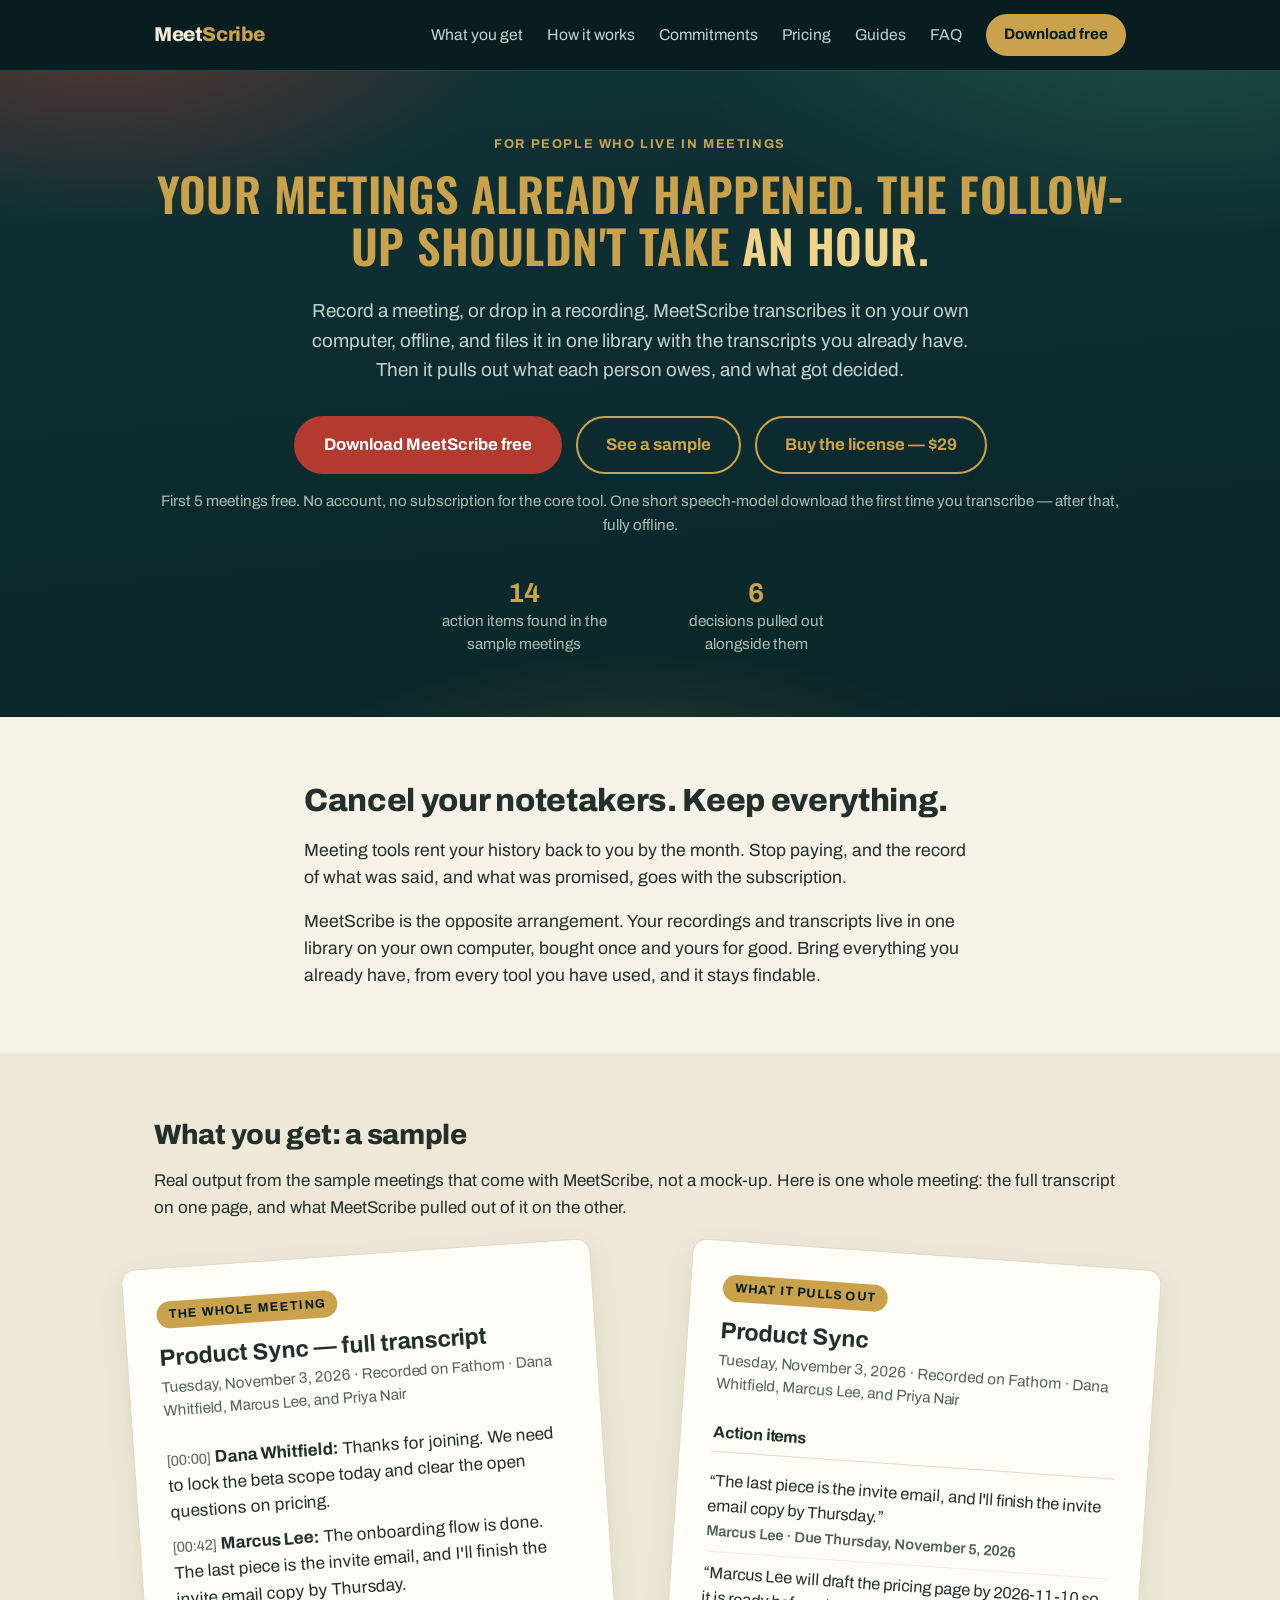
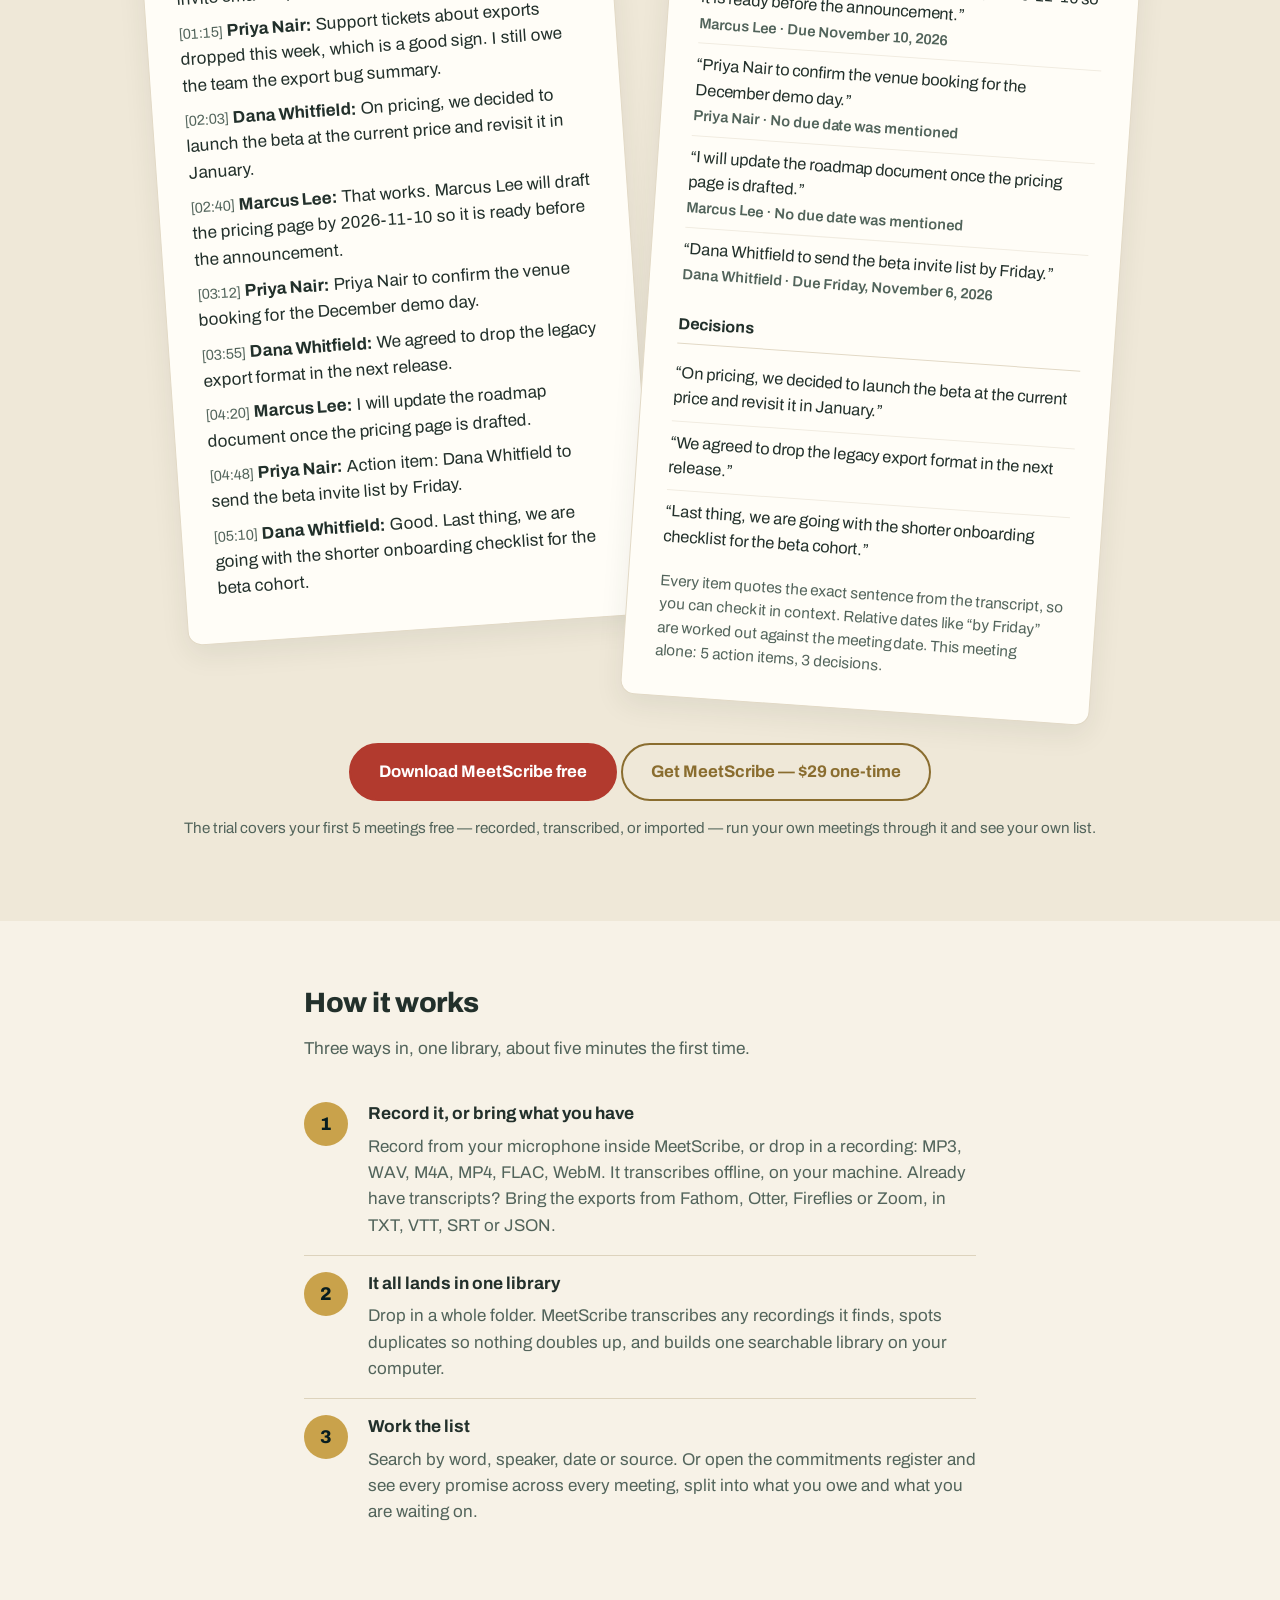
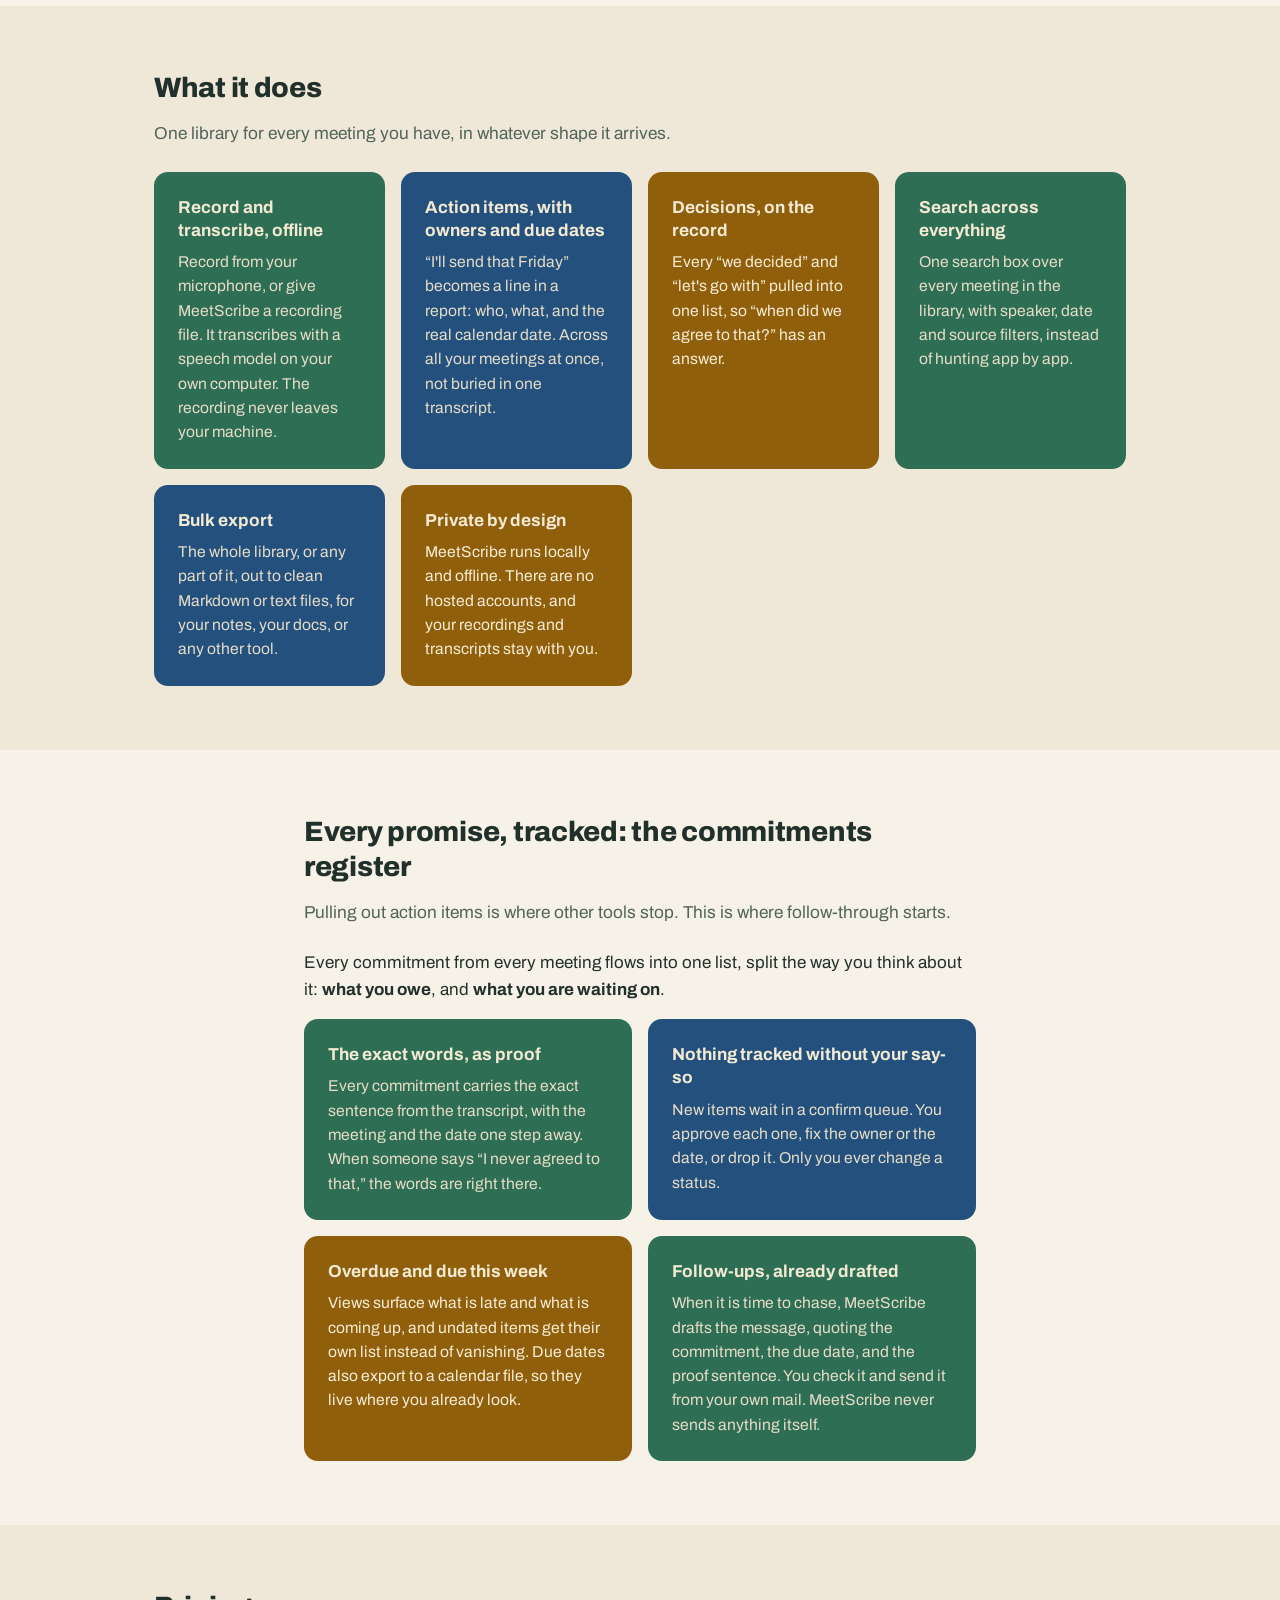
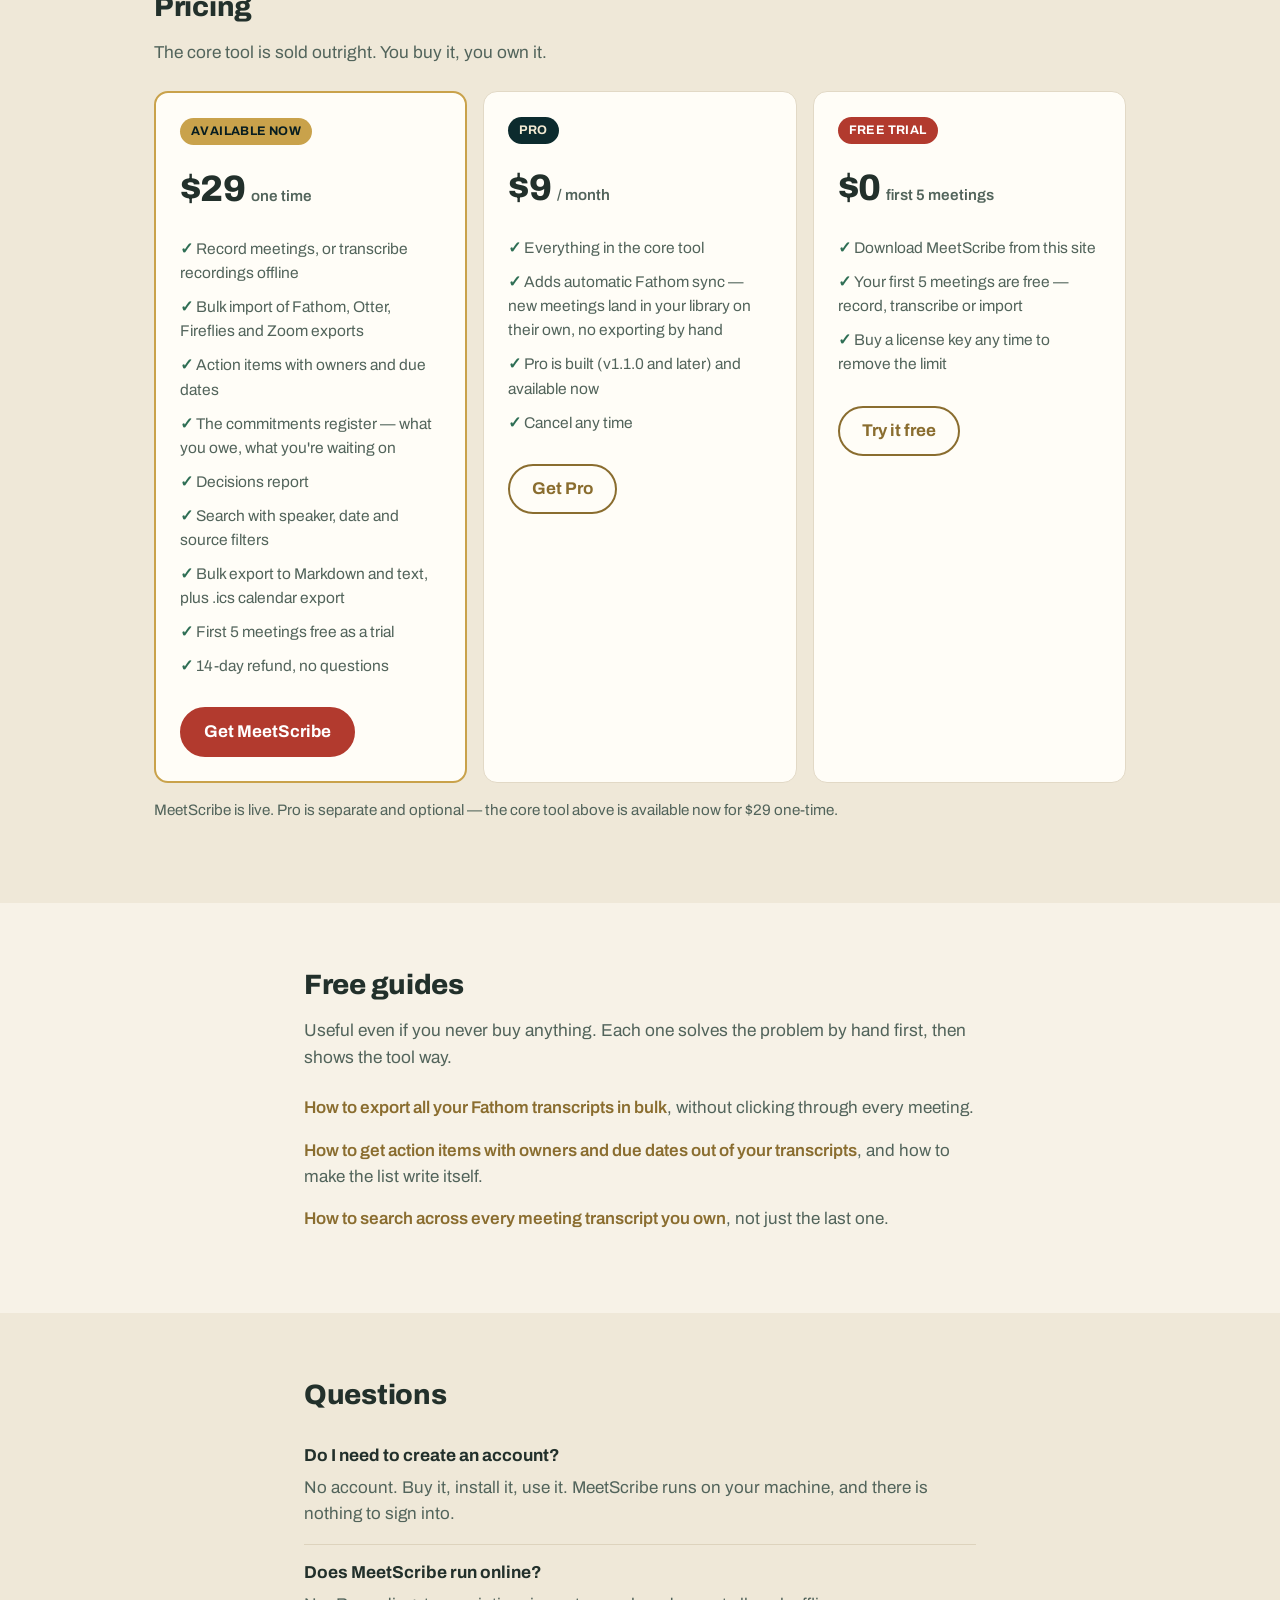
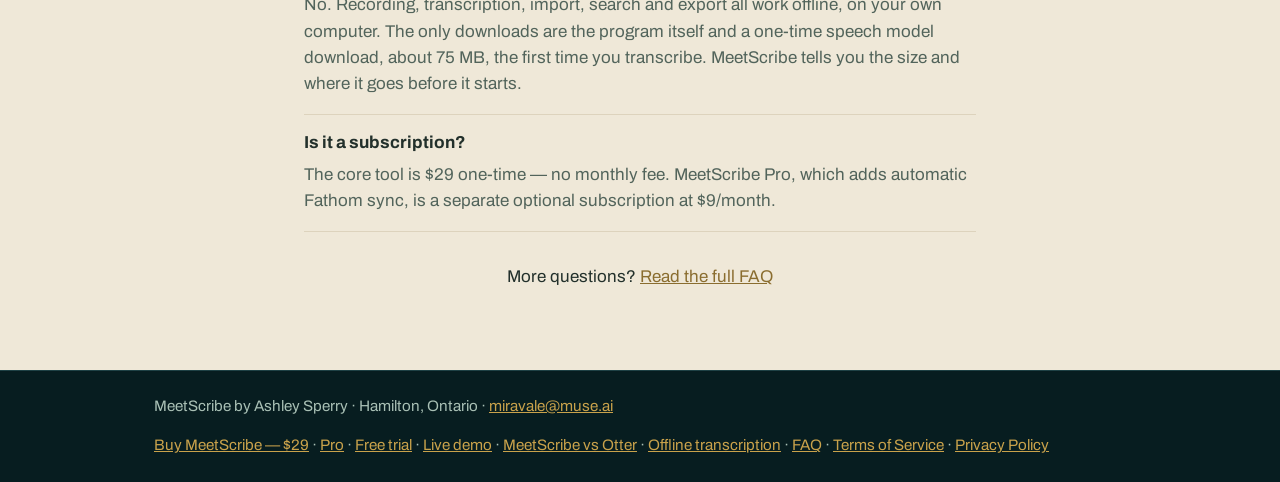
<file: index.html>
<!DOCTYPE html>
<html lang="en">
<head>
<meta charset="UTF-8">
<meta name="viewport" content="width=device-width, initial-scale=1.0">
<title>MeetScribe — Record, transcribe, and keep every promise your meetings make</title>
<meta name="description" content="MeetScribe records meetings or transcribes your recordings offline on your own computer. One library for your recordings and your Fathom, Otter, Fireflies and Zoom transcripts, with every commitment tracked and the exact words as proof. $29 one time.">
<link rel="canonical" href="https://meetscribe.ca/">
<meta property="og:type" content="website">
<meta property="og:site_name" content="MeetScribe">
<meta property="og:title" content="MeetScribe — Record, transcribe, and keep every promise your meetings make">
<meta property="og:description" content="Offline meeting transcription on your own computer. One library you own, every commitment tracked with the exact words as proof. $29 one time.">
<meta property="og:url" content="https://meetscribe.ca/">
<meta property="og:image" content="https://meetscribe.ca/shot-library.jpg">
<meta name="twitter:card" content="summary_large_image">
<meta name="twitter:title" content="MeetScribe — Record, transcribe, and keep every promise your meetings make">
<meta name="twitter:description" content="Offline meeting transcription on your own computer. One library you own, every commitment tracked. $29 one time.">
<meta name="twitter:image" content="https://meetscribe.ca/shot-library.jpg">
<script type="application/ld+json">
{
  "@context": "https://schema.org",
  "@type": "SoftwareApplication",
  "name": "MeetScribe",
  "url": "https://meetscribe.ca/",
  "applicationCategory": "BusinessApplication",
  "description": "MeetScribe records meetings or transcribes your recordings offline on your own computer, keeps them in one library you own alongside your Fathom, Otter, Fireflies and Zoom transcripts, and tracks every commitment with the exact words as proof.",
  "author": { "@type": "Person", "name": "Ashley Sperry" },
  "offers": {
    "@type": "Offer",
    "price": "29",
    "priceCurrency": "USD",
    "url": "https://meetscribe.ca/"
  }
}
</script>
<link rel="preconnect" href="https://fonts.googleapis.com">
<link rel="preconnect" href="https://fonts.gstatic.com" crossorigin>
<link href="https://fonts.googleapis.com/css2?family=Archivo:wght@400;600;700;800&family=Oswald:wght@500;600&display=swap" rel="stylesheet">
<link rel="icon" type="image/svg+xml" href="favicon.svg">
<link rel="stylesheet" href="styles.css">
</head>
<body>
<a class="skip-link" href="#top">Skip to content</a>

<header class="site-header">
  <div class="wrap header-inner">
    <a class="logo" href="#top">Meet<span>Scribe</span></a>
    <nav class="nav">
      <a href="#sample">What you get</a>
      <a href="#how">How it works</a>
      <a href="#commitments">Commitments</a>
      <a href="#pricing">Pricing</a>
      <a href="#guides">Guides</a>
      <a href="faq.html">FAQ</a>
    </nav>
    <a class="btn btn-small" href="download.html">Download free</a>
  </div>
</header>

<main id="top">

  <!-- HERO -->
  <section class="hero">
    <div class="wrap">
      <p class="kicker">For people who live in meetings</p>
      <h1>Your meetings already happened. The follow-up shouldn't take <em>an hour.</em></h1>
      <p class="lead">Record a meeting, or drop in a recording. MeetScribe transcribes it on your own computer, offline, and files it in one library with the transcripts you already have. Then it pulls out what each person owes, and what got decided.</p>
      <div class="hero-actions">
        <a class="btn btn-large" href="download.html">Download MeetScribe free</a>
        <a class="btn btn-ghost btn-large" href="#sample">See a sample</a>
        <a class="btn btn-ghost btn-large" href="https://buy.stripe.com/28EeVc8pw60i9VVeSAaR206">Buy the license — $29</a>
      </div>
      <p class="hero-note">First 5 meetings free. No account, no subscription for the core tool. One short speech-model download the first time you transcribe — after that, fully offline.</p>

      <div class="proof">
        <div><b>14</b>action items found in the sample meetings</div>
        <div><b>6</b>decisions pulled out alongside them</div>
      </div>
    </div>
  </section>

  <!-- WEDGE -->
  <section class="section wedge">
    <div class="wrap narrow">
      <h2>Cancel your notetakers. Keep everything.</h2>
      <p>Meeting tools rent your history back to you by the month. Stop paying, and the record of what was said, and what was promised, goes with the subscription.</p>
      <p>MeetScribe is the opposite arrangement. Your recordings and transcripts live in one library on your own computer, bought once and yours for good. Bring everything you already have, from every tool you have used, and it stays findable.</p>
    </div>
  </section>

  <!-- SAMPLE -->
  <section class="section section-alt" id="sample">
    <div class="wrap">
      <h2>What you get: a sample</h2>
      <p>Real output from the sample meetings that come with MeetScribe, not a mock-up. Here is one whole meeting: the full transcript on one page, and what MeetScribe pulled out of it on the other.</p>

      <div class="papers">
      <article class="sample-doc paper paper-left">
        <p class="sample-label">The whole meeting</p>
        <h3>Product Sync — full transcript</h3>
        <p class="sample-meta">Tuesday, November 3, 2026 · Recorded on Fathom · Dana Whitfield, Marcus Lee, and Priya Nair</p>
        <p class="turn"><span class="ts">[00:00]</span> <strong>Dana Whitfield:</strong> Thanks for joining. We need to lock the beta scope today and clear the open questions on pricing.</p>
        <p class="turn"><span class="ts">[00:42]</span> <strong>Marcus Lee:</strong> The onboarding flow is done. The last piece is the invite email, and I'll finish the invite email copy by Thursday.</p>
        <p class="turn"><span class="ts">[01:15]</span> <strong>Priya Nair:</strong> Support tickets about exports dropped this week, which is a good sign. I still owe the team the export bug summary.</p>
        <p class="turn"><span class="ts">[02:03]</span> <strong>Dana Whitfield:</strong> On pricing, we decided to launch the beta at the current price and revisit it in January.</p>
        <p class="turn"><span class="ts">[02:40]</span> <strong>Marcus Lee:</strong> That works. Marcus Lee will draft the pricing page by 2026-11-10 so it is ready before the announcement.</p>
        <p class="turn"><span class="ts">[03:12]</span> <strong>Priya Nair:</strong> Priya Nair to confirm the venue booking for the December demo day.</p>
        <p class="turn"><span class="ts">[03:55]</span> <strong>Dana Whitfield:</strong> We agreed to drop the legacy export format in the next release.</p>
        <p class="turn"><span class="ts">[04:20]</span> <strong>Marcus Lee:</strong> I will update the roadmap document once the pricing page is drafted.</p>
        <p class="turn"><span class="ts">[04:48]</span> <strong>Priya Nair:</strong> Action item: Dana Whitfield to send the beta invite list by Friday.</p>
        <p class="turn"><span class="ts">[05:10]</span> <strong>Dana Whitfield:</strong> Good. Last thing, we are going with the shorter onboarding checklist for the beta cohort.</p>
      </article>
      <article class="sample-doc paper paper-right">
        <p class="sample-label">What it pulls out</p>
        <h3>Product Sync</h3>
        <p class="sample-meta">Tuesday, November 3, 2026 · Recorded on Fathom · Dana Whitfield, Marcus Lee, and Priya Nair</p>

        <h4>Action items</h4>
        <ul class="sample-list">
          <li>
            <p class="task">“The last piece is the invite email, and I'll finish the invite email copy by Thursday.”</p>
            <p class="who">Marcus Lee · Due Thursday, November 5, 2026</p>
          </li>
          <li>
            <p class="task">“Marcus Lee will draft the pricing page by 2026-11-10 so it is ready before the announcement.”</p>
            <p class="who">Marcus Lee · Due November 10, 2026</p>
          </li>
          <li>
            <p class="task">“Priya Nair to confirm the venue booking for the December demo day.”</p>
            <p class="who">Priya Nair · No due date was mentioned</p>
          </li>
          <li>
            <p class="task">“I will update the roadmap document once the pricing page is drafted.”</p>
            <p class="who">Marcus Lee · No due date was mentioned</p>
          </li>
          <li>
            <p class="task">“Dana Whitfield to send the beta invite list by Friday.”</p>
            <p class="who">Dana Whitfield · Due Friday, November 6, 2026</p>
          </li>
        </ul>

        <h4>Decisions</h4>
        <ul class="sample-list decisions">
          <li><p class="task">“On pricing, we decided to launch the beta at the current price and revisit it in January.”</p></li>
          <li><p class="task">“We agreed to drop the legacy export format in the next release.”</p></li>
          <li><p class="task">“Last thing, we are going with the shorter onboarding checklist for the beta cohort.”</p></li>
        </ul>

        <p class="sample-foot">Every item quotes the exact sentence from the transcript, so you can check it in context. Relative dates like “by Friday” are worked out against the meeting date. This meeting alone: 5 action items, 3 decisions.</p>
      </article>
      </div>

      <div class="center">
        <a class="btn btn-large" href="download.html">Download MeetScribe free</a>
        <a class="btn btn-ghost btn-large" href="https://buy.stripe.com/28EeVc8pw60i9VVeSAaR206">Get MeetScribe — $29 one-time</a>
        <p class="hero-note">The trial covers your first 5 meetings free — recorded, transcribed, or imported — run your own meetings through it and see your own list.</p>
      </div>
    </div>
  </section>

  <!-- HOW IT WORKS -->
  <section class="section" id="how">
    <div class="wrap narrow">
      <h2>How it works</h2>
      <p class="section-lead">Three ways in, one library, about five minutes the first time.</p>
      <ol class="steps">
        <li>
          <h3>Record it, or bring what you have</h3>
          <p>Record from your microphone inside MeetScribe, or drop in a recording: MP3, WAV, M4A, MP4, FLAC, WebM. It transcribes offline, on your machine. Already have transcripts? Bring the exports from Fathom, Otter, Fireflies or Zoom, in TXT, VTT, SRT or JSON.</p>
        </li>
        <li>
          <h3>It all lands in one library</h3>
          <p>Drop in a whole folder. MeetScribe transcribes any recordings it finds, spots duplicates so nothing doubles up, and builds one searchable library on your computer.</p>
        </li>
        <li>
          <h3>Work the list</h3>
          <p>Search by word, speaker, date or source. Or open the commitments register and see every promise across every meeting, split into what you owe and what you are waiting on.</p>
        </li>
      </ol>
    </div>
  </section>

  <!-- FEATURES -->
  <section class="section section-alt" id="features">
    <div class="wrap">
      <h2>What it does</h2>
      <p class="section-lead">One library for every meeting you have, in whatever shape it arrives.</p>
      <div class="cards">
        <div class="card">
          <h3>Record and transcribe, offline</h3>
          <p>Record from your microphone, or give MeetScribe a recording file. It transcribes with a speech model on your own computer. The recording never leaves your machine.</p>
        </div>
        <div class="card">
          <h3>Action items, with owners and due dates</h3>
          <p>“I'll send that Friday” becomes a line in a report: who, what, and the real calendar date. Across all your meetings at once, not buried in one transcript.</p>
        </div>
        <div class="card">
          <h3>Decisions, on the record</h3>
          <p>Every “we decided” and “let's go with” pulled into one list, so “when did we agree to that?” has an answer.</p>
        </div>
        <div class="card">
          <h3>Search across everything</h3>
          <p>One search box over every meeting in the library, with speaker, date and source filters, instead of hunting app by app.</p>
        </div>
        <div class="card">
          <h3>Bulk export</h3>
          <p>The whole library, or any part of it, out to clean Markdown or text files, for your notes, your docs, or any other tool.</p>
        </div>
        <div class="card">
          <h3>Private by design</h3>
          <p>MeetScribe runs locally and offline. There are no hosted accounts, and your recordings and transcripts stay with you.</p>
        </div>
      </div>
    </div>
  </section>

  <!-- COMMITMENTS -->
  <section class="section" id="commitments">
    <div class="wrap narrow">
      <h2>Every promise, tracked: the commitments register</h2>
      <p class="section-lead">Pulling out action items is where other tools stop. This is where follow-through starts.</p>
      <p>Every commitment from every meeting flows into one list, split the way you think about it: <strong>what you owe</strong>, and <strong>what you are waiting on</strong>.</p>
      <div class="cards">
        <div class="card">
          <h3>The exact words, as proof</h3>
          <p>Every commitment carries the exact sentence from the transcript, with the meeting and the date one step away. When someone says “I never agreed to that,” the words are right there.</p>
        </div>
        <div class="card">
          <h3>Nothing tracked without your say-so</h3>
          <p>New items wait in a confirm queue. You approve each one, fix the owner or the date, or drop it. Only you ever change a status.</p>
        </div>
        <div class="card">
          <h3>Overdue and due this week</h3>
          <p>Views surface what is late and what is coming up, and undated items get their own list instead of vanishing. Due dates also export to a calendar file, so they live where you already look.</p>
        </div>
        <div class="card">
          <h3>Follow-ups, already drafted</h3>
          <p>When it is time to chase, MeetScribe drafts the message, quoting the commitment, the due date, and the proof sentence. You check it and send it from your own mail. MeetScribe never sends anything itself.</p>
        </div>
      </div>
    </div>
  </section>

  <!-- PRICING -->
  <section class="section section-alt" id="pricing">
    <div class="wrap">
      <h2>Pricing</h2>
      <p class="section-lead">The core tool is sold outright. You buy it, you own it.</p>
      <div class="prices">
        <div class="price featured">
          <span class="badge">Available now</span>
          <p class="amount">$29 <span class="per">one time</span></p>
          <ul>
            <li>Record meetings, or transcribe recordings offline</li>
            <li>Bulk import of Fathom, Otter, Fireflies and Zoom exports</li>
            <li>Action items with owners and due dates</li>
            <li>The commitments register — what you owe, what you're waiting on</li>
            <li>Decisions report</li>
            <li>Search with speaker, date and source filters</li>
            <li>Bulk export to Markdown and text, plus .ics calendar export</li>
            <li>First 5 meetings free as a trial</li>
            <li>14-day refund, no questions</li>
          </ul>
          <a class="btn" href="https://buy.stripe.com/28EeVc8pw60i9VVeSAaR206">Get MeetScribe</a>
        </div>
        <div class="price">
          <span class="badge badge-pro">Pro</span>
          <p class="amount">$9 <span class="per">/ month</span></p>
          <ul>
            <li>Everything in the core tool</li>
            <li>Adds automatic Fathom sync — new meetings land in your library on their own, no exporting by hand</li>
            <li>Pro is built (v1.1.0 and later) and available now</li>
            <li>Cancel any time</li>
          </ul>
          <a class="btn btn-ghost" href="https://buy.stripe.com/14AdR86hoewOfgfcKsaR207">Get Pro</a>
        </div>
        <div class="price">
          <span class="badge badge-wait">Free trial</span>
          <p class="amount">$0 <span class="per">first 5 meetings</span></p>
          <ul>
            <li>Download MeetScribe from this site</li>
            <li>Your first 5 meetings are free — record, transcribe or import</li>
            <li>Buy a license key any time to remove the limit</li>
          </ul>
          <a class="btn btn-ghost" href="download.html">Try it free</a>
        </div>
      </div>
      <p class="hero-note">MeetScribe is live. Pro is separate and optional — the core tool above is available now for $29 one-time.</p>
    </div>
  </section>

  <!-- GUIDES -->
  <section class="section" id="guides">
    <div class="wrap narrow">
      <h2>Free guides</h2>
      <p class="section-lead">Useful even if you never buy anything. Each one solves the problem by hand first, then shows the tool way.</p>
      <ul class="guides">
        <li><a href="https://dev.to/ashleybuilds/how-to-export-all-your-fathom-transcripts-in-bulk-without-clicking-through-every-meeting-367k">How to export all your Fathom transcripts in bulk</a>, without clicking through every meeting.</li>
        <li><a href="https://dev.to/ashleybuilds/how-to-get-action-items-with-owners-and-due-dates-out-of-your-meeting-transcripts-460o">How to get action items with owners and due dates out of your transcripts</a>, and how to make the list write itself.</li>
        <li><a href="https://dev.to/ashleybuilds/how-to-search-across-every-meeting-transcript-you-own-not-just-the-last-one-182">How to search across every meeting transcript you own</a>, not just the last one.</li>
      </ul>
    </div>
  </section>

  <!-- FAQ -->
  <section class="section section-alt" id="faq">
    <div class="wrap narrow">
      <h2>Questions</h2>

      <div class="qa">
        <h3>Do I need to create an account?</h3>
        <p>No account. Buy it, install it, use it. MeetScribe runs on your machine, and there is nothing to sign into.</p>
      </div>
      <div class="qa">
        <h3>Does MeetScribe run online?</h3>
        <p>No. Recording, transcription, import, search and export all work offline, on your own computer. The only downloads are the program itself and a one-time speech model download, about 75 MB, the first time you transcribe. MeetScribe tells you the size and where it goes before it starts.</p>
      </div>
      <div class="qa">
        <h3>Is it a subscription?</h3>
        <p>The core tool is $29 one-time — no monthly fee. MeetScribe Pro, which adds automatic Fathom sync, is a separate optional subscription at $9/month.</p>
      </div>

      <p class="center">More questions? <a href="faq.html">Read the full FAQ</a></p>
    </div>
  </section>

</main>

<footer class="site-footer">
  <div class="wrap footer-inner">
    <p>MeetScribe by Ashley Sperry · Hamilton, Ontario · <a href="mailto:miravale@muse.ai">miravale@muse.ai</a></p>
    <p><a href="https://buy.stripe.com/28EeVc8pw60i9VVeSAaR206">Buy MeetScribe — $29</a> · <a href="https://buy.stripe.com/14AdR86hoewOfgfcKsaR207">Pro</a> · <a href="download.html">Free trial</a> · <a href="demo.html">Live demo</a> · <a href="vs-otter.html">MeetScribe vs Otter</a> · <a href="offline-transcription.html">Offline transcription</a> · <a href="faq.html">FAQ</a> · <a href="terms.html">Terms of Service</a> · <a href="privacy.html">Privacy Policy</a></p>
  </div>
</footer>

</body>
</html>
</file>
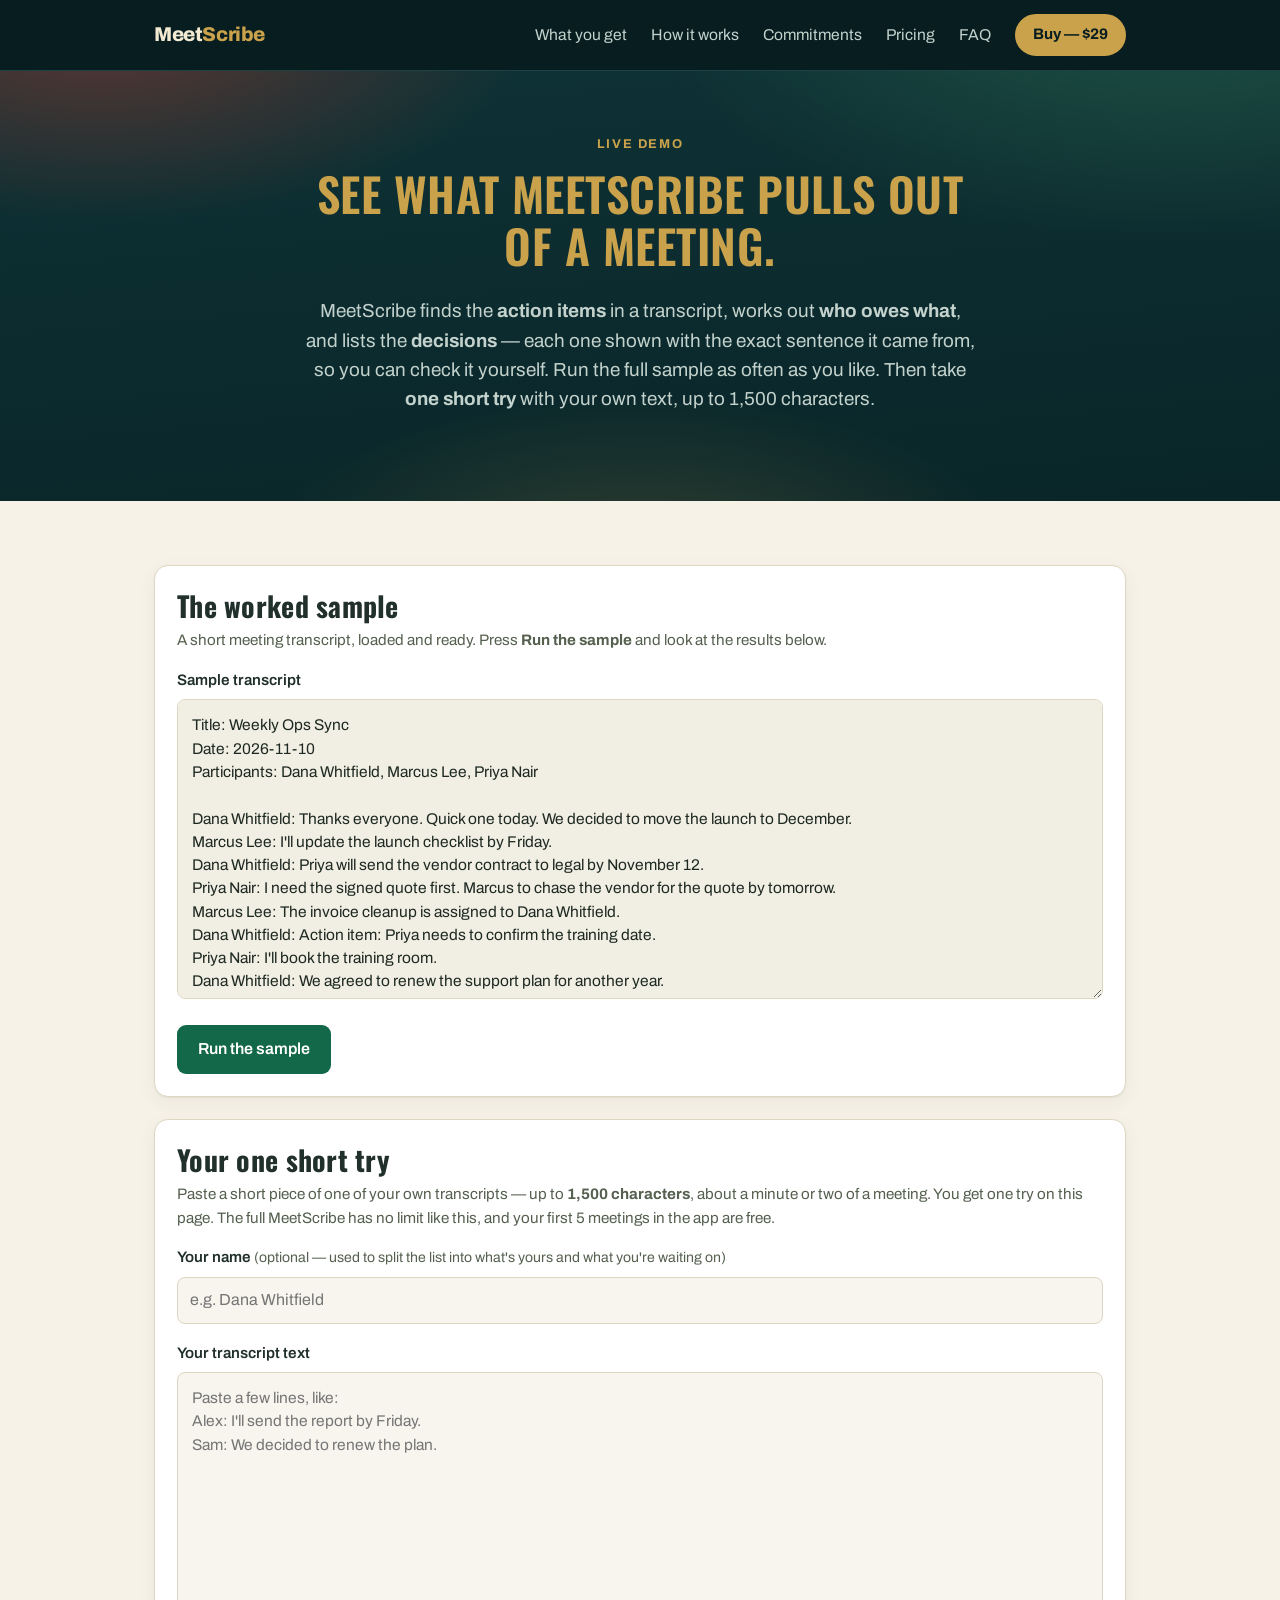
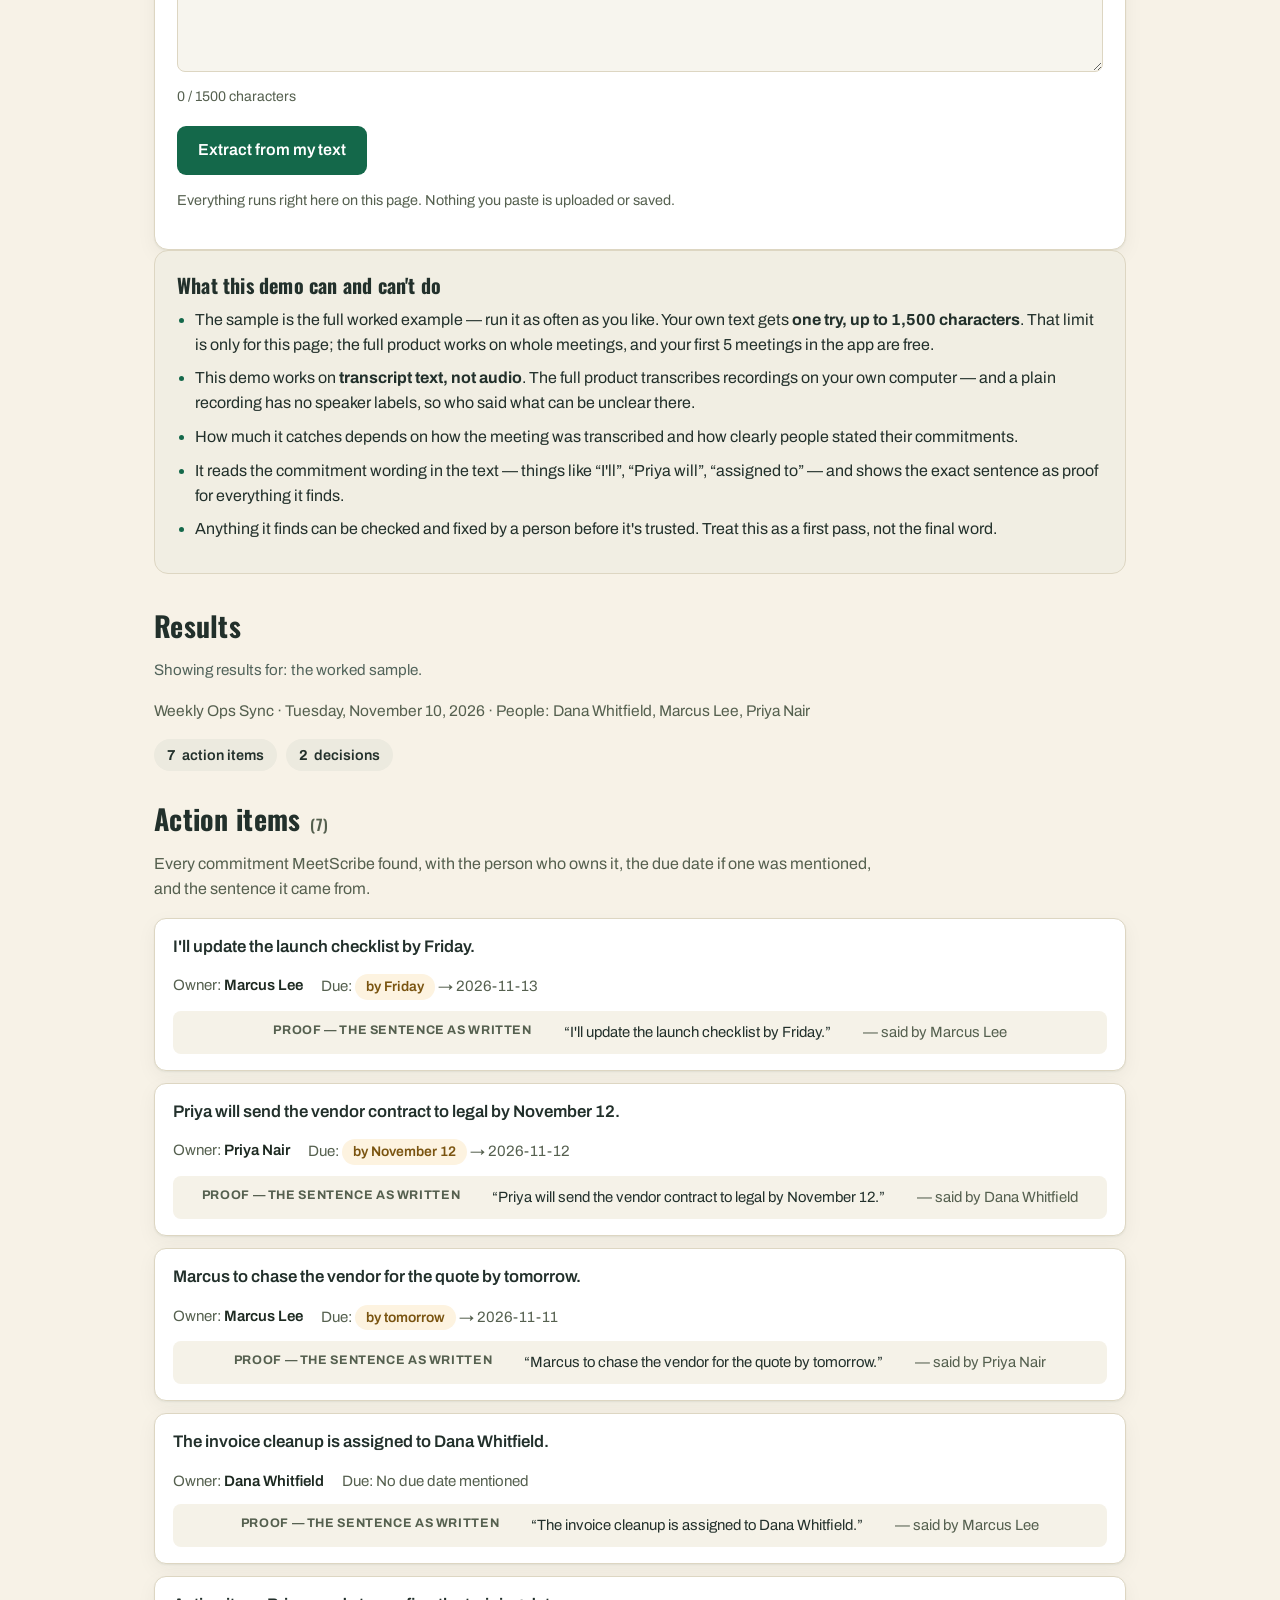
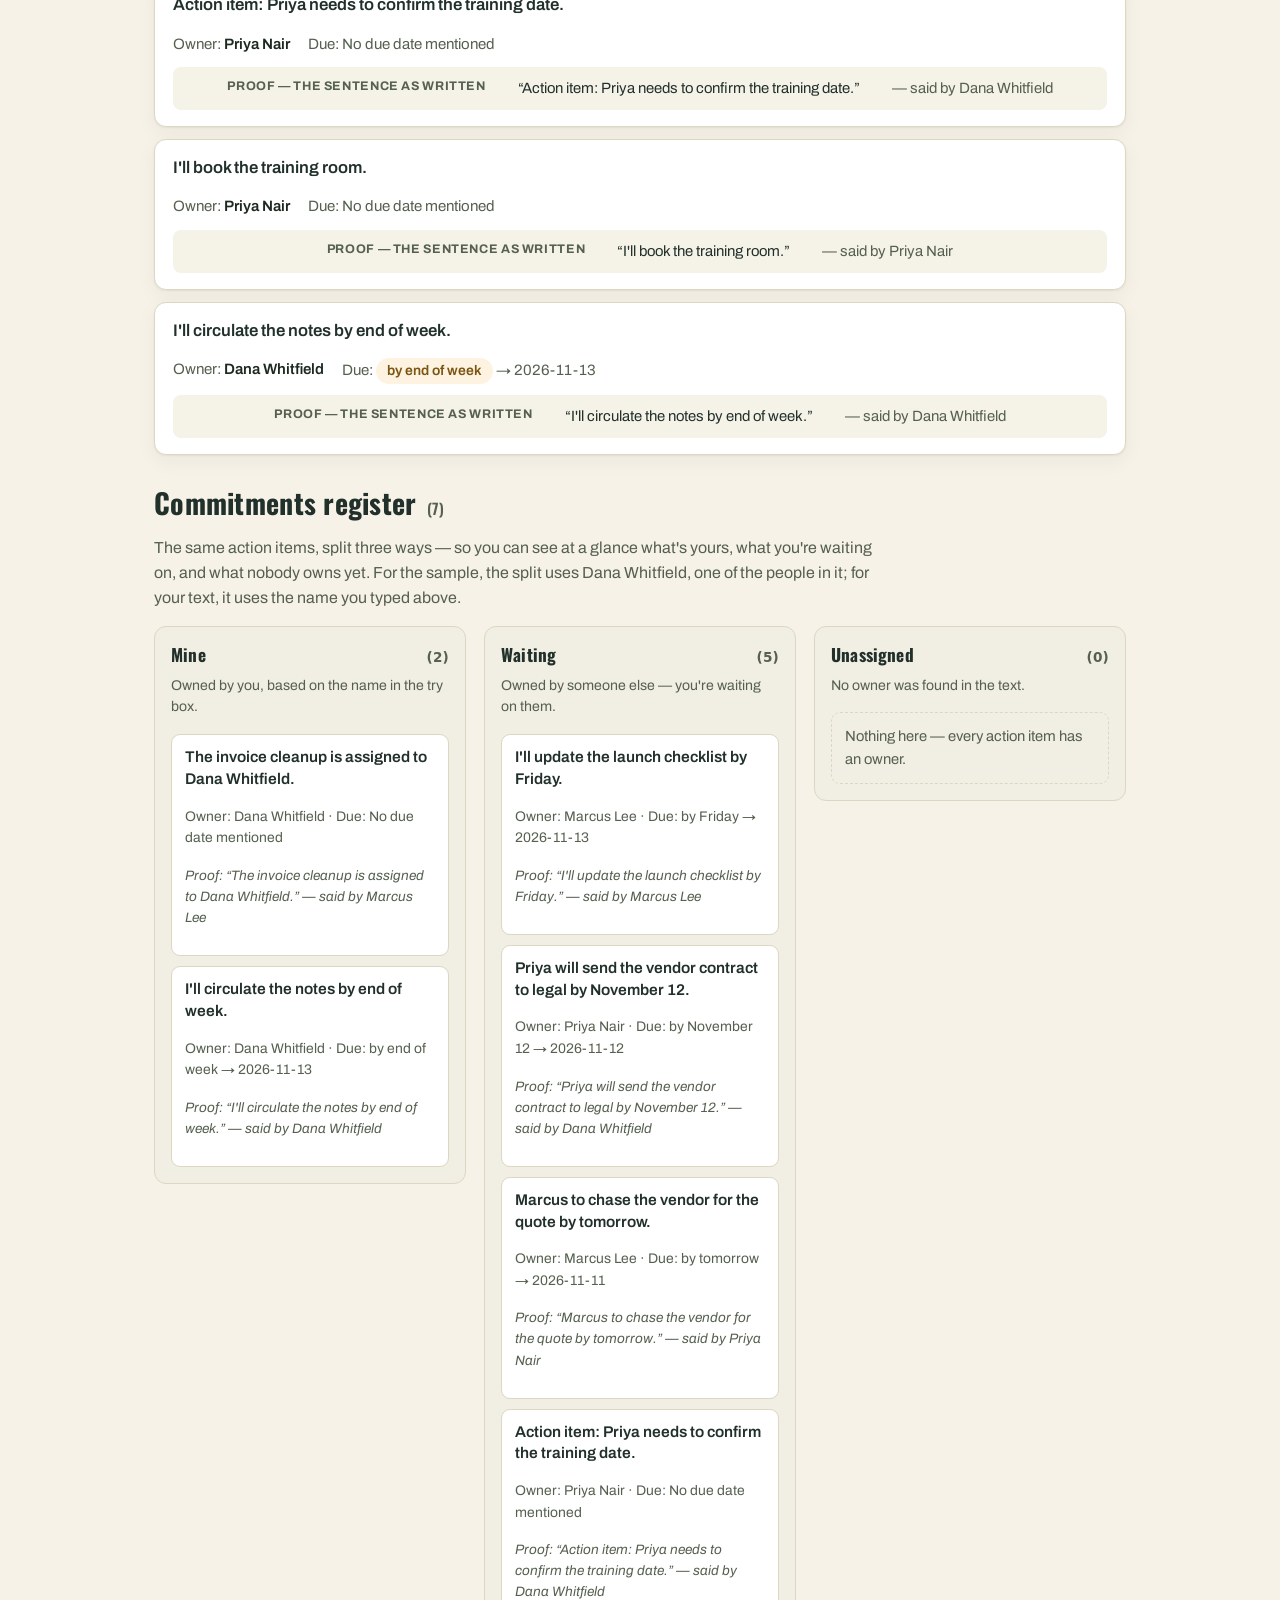
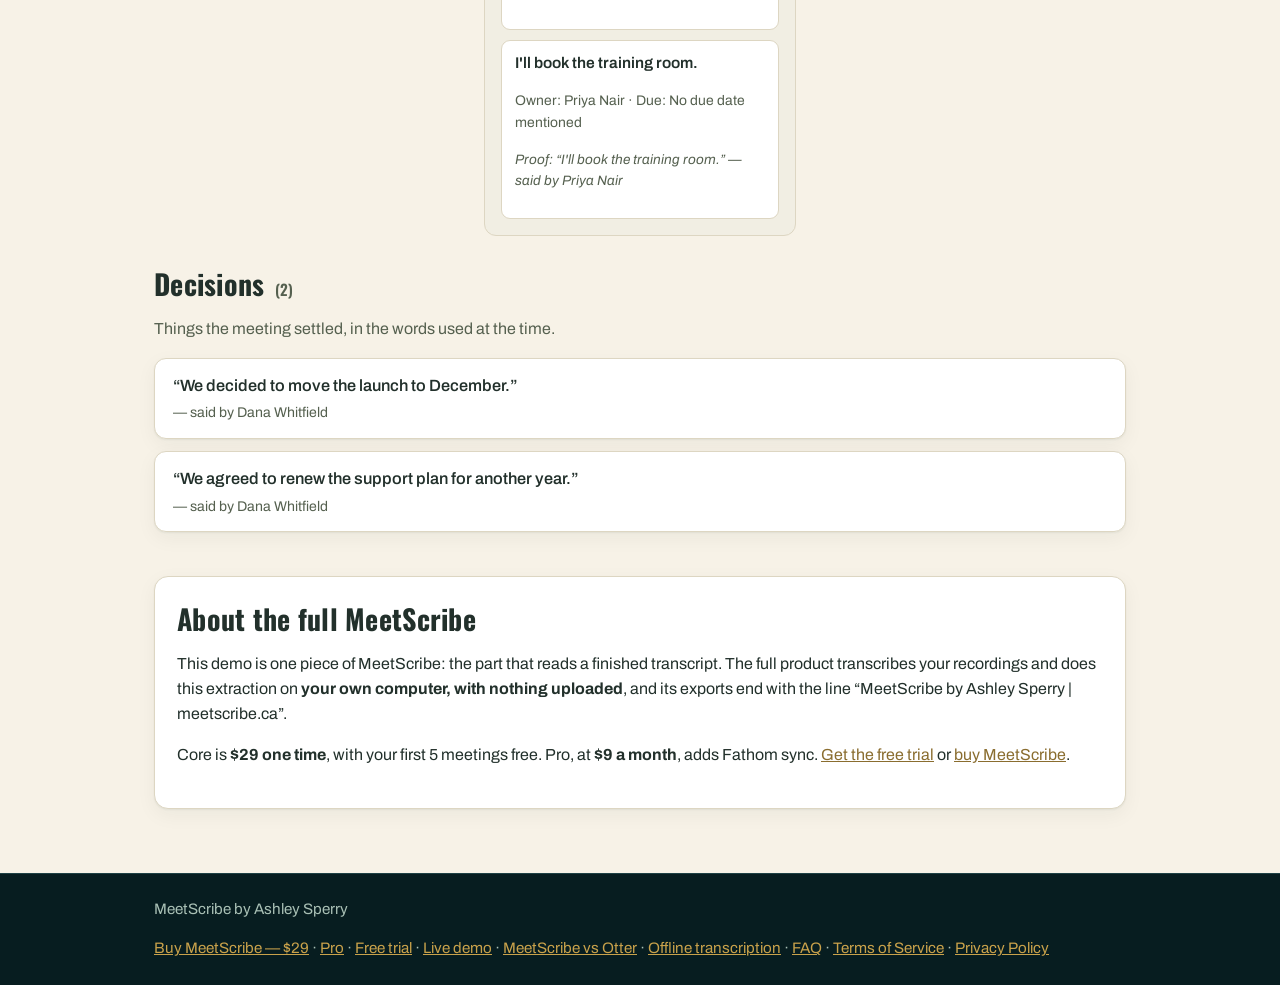
<file: demo.html>
<!DOCTYPE html>
<html lang="en">
<head>
<meta charset="UTF-8">
<meta name="viewport" content="width=device-width, initial-scale=1.0">
<title>Try the MeetScribe demo — see what it pulls out of a meeting</title>
<meta name="description" content="Run the full MeetScribe sample, then take one short try with your own transcript text: action items, owners, due dates and decisions, each with the exact sentence as proof. The full product has no limit like this — and your first 5 meetings are free.">
<link rel="canonical" href="https://meetscribe.ca/demo.html">
<link rel="preconnect" href="https://fonts.googleapis.com">
<link rel="preconnect" href="https://fonts.gstatic.com" crossorigin>
<link href="https://fonts.googleapis.com/css2?family=Archivo:wght@400;600;700;800&family=Oswald:wght@500;600&display=swap" rel="stylesheet">
<link rel="icon" type="image/svg+xml" href="favicon.svg">
<link rel="stylesheet" href="styles.css">
<style>
      .demo-tool {
        --d-bg: #f7f5ee; --d-surface: #ffffff; --d-surface2: #f1eee3; --d-ink: #1d2921;
        --d-inksoft: #55604f; --d-line: #ddd6c2; --d-accent: #14684a; --d-accentink: #ffffff;
        --d-accentsoft: #dcefe4; --d-amberbg: #fdf3e0; --d-amberink: #7a5410;
        --d-chipbg: #eceadf; --d-proofbg: #f5f2e8;
        --d-shadow: 0 1px 2px rgba(23, 43, 32, 0.06), 0 6px 20px rgba(23, 43, 32, 0.05);
        font-size: 16px; line-height: 1.55;
      }
      .demo-tool h2, .demo-tool h3 { font-family: "Oswald", sans-serif; letter-spacing: 0.01em; }
      @media (max-width: 860px) { .try-grid { grid-template-columns: 1fr; } }

      .demo-tool .panel {
        background: var(--d-surface);
        border: 1px solid var(--d-line);
        border-radius: 14px;
        box-shadow: var(--d-shadow);
        padding: 22px;
      }
.demo-tool .panel h2 { margin-bottom: 6px; }
      .panel .sub { color: var(--d-inksoft); font-size: 0.95rem; }

      label.field-label { display: block; font-weight: 600; font-size: 0.95rem; margin: 18px 0 7px; }
      label.field-label:first-of-type { margin-top: 14px; }
      .field-note { font-weight: 400; color: var(--d-inksoft); font-size: 0.88rem; }
      input[type="text"] {
        width: 100%;
        box-sizing: border-box;
        padding: 10px 12px;
        font: inherit;
        color: var(--d-ink);
        background: var(--d-bg);
        border: 1px solid var(--d-line);
        border-radius: 8px;
        min-height: 44px;
      }
.demo-tool textarea {
        width: 100%;
        box-sizing: border-box;
        padding: 13px 14px;
        font: inherit;
        font-size: 0.97rem;
        line-height: 1.5;
        color: var(--d-ink);
        background: var(--d-bg);
        border: 1px solid var(--d-line);
        border-radius: 8px;
        min-height: 300px;
        resize: vertical;
      }
.demo-tool input[type="text"]:focus, textarea:focus { outline: 2px solid var(--d-accent); outline-offset: 1px; border-color: var(--d-accent); }

      .buttons { display: flex; flex-wrap: wrap; gap: 12px; margin-top: 18px; }
      button {
        font: inherit;
        font-weight: 600;
        cursor: pointer;
        border-radius: 9px;
        padding: 11px 20px;
        min-height: 46px;
        border: 1px solid transparent;
      }
.demo-tool button.primary { background: var(--d-accent); color: var(--d-accentink); }
      button.primary:hover { filter: brightness(1.07); }
      button.secondary { background: transparent; color: var(--d-accent); border-color: var(--d-accent); }
      button.secondary:hover { background: var(--d-accentsoft); }
      .privacy-note { margin-top: 14px; font-size: 0.9rem; color: var(--d-inksoft); }

      .limits { background: var(--d-surface2); border: 1px solid var(--d-line); border-radius: 14px; padding: 22px; }
      .limits h2 { font-size: 1.25rem; margin-bottom: 10px; }
      .limits ul { margin: 0; padding-left: 1.15rem; }
      .limits li { margin: 9px 0; }
      .limits li::marker { color: var(--d-accent); }

      .results { margin-top: 34px; }
      .meeting-meta { color: var(--d-inksoft); font-size: 0.97rem; margin-top: 6px; }
      .counts { display: flex; flex-wrap: wrap; gap: 9px; margin: 16px 0 4px; }
      .count-chip {
        background: var(--d-chipbg);
        border-radius: 999px;
        padding: 5px 13px;
        font-size: 0.9rem;
        font-weight: 600;
      }
.demo-tool .count-chip b { font-weight: 700; }

      .result-section { margin-top: 30px; }
      .result-section > h2 { display: flex; align-items: baseline; gap: 10px; flex-wrap: wrap; }
      .result-section > h2 .n { font-family: inherit; font-size: 0.95rem; color: var(--d-inksoft); font-weight: 600; }
      .result-section > .section-note { color: var(--d-inksoft); margin-top: 4px; max-width: 46rem; }

      .item {
        background: var(--d-surface);
        border: 1px solid var(--d-line);
        border-radius: 12px;
        box-shadow: var(--d-shadow);
        padding: 16px 18px;
        margin-top: 12px;
      }
.demo-tool .item .task { font-size: 1.05rem; font-weight: 600; line-height: 1.4; }
      .item .meta { display: flex; flex-wrap: wrap; gap: 8px 18px; margin-top: 9px; font-size: 0.94rem; color: var(--d-inksoft); }
      .item .meta b { color: var(--d-ink); font-weight: 600; }
      .due-chip {
        display: inline-block;
        background: var(--d-amberbg);
        color: var(--d-amberink);
        border-radius: 999px;
        padding: 2px 11px;
        font-size: 0.87rem;
        font-weight: 600;
      }
.demo-tool .proof {
        margin-top: 11px;
        background: var(--d-proofbg);
        border-radius: 8px;
        padding: 10px 13px;
        font-size: 0.93rem;
      }
.demo-tool .proof .proof-label { display: block; font-size: 0.78rem; font-weight: 700; letter-spacing: 0.05em; text-transform: uppercase; color: var(--d-inksoft); margin-bottom: 3px; }
      .proof .said-by { color: var(--d-inksoft); }

      .register-grid { display: grid; grid-template-columns: repeat(3, minmax(0, 1fr)); gap: 18px; margin-top: 14px; align-items: start; }
      @media (max-width: 860px) { .register-grid { grid-template-columns: 1fr; } }
      .reg-col { background: var(--d-surface2); border: 1px solid var(--d-line); border-radius: 12px; padding: 16px; }
      .reg-col h3 { display: flex; justify-content: space-between; align-items: baseline; gap: 8px; }
      .reg-col h3 .n { font-family: ui-sans-system, system-ui, sans-serif; font-size: 0.85rem; color: var(--d-inksoft); font-weight: 700; }
      .reg-col .col-note { font-size: 0.88rem; color: var(--d-inksoft); margin-top: 3px; }
      .reg-item { background: var(--d-surface); border: 1px solid var(--d-line); border-radius: 9px; padding: 11px 13px; margin-top: 10px; }
      .reg-item .task { font-weight: 600; font-size: 0.97rem; line-height: 1.4; }
      .reg-item .meta { font-size: 0.87rem; color: var(--d-inksoft); margin-top: 5px; }
      .reg-item .proof-line { font-size: 0.85rem; color: var(--d-inksoft); margin-top: 6px; font-style: italic; }

      .decision-item {
        background: var(--d-surface);
        border: 1px solid var(--d-line);
        border-radius: 12px;
        box-shadow: var(--d-shadow);
        padding: 14px 18px;
        margin-top: 12px;
        font-size: 1.02rem;
        font-weight: 550;
      }
.demo-tool .decision-item .said-by { display: block; margin-top: 4px; font-size: 0.88rem; color: var(--d-inksoft); font-weight: 400; }

      .empty {
        margin-top: 12px;
        border: 1px dashed var(--d-line);
        border-radius: 12px;
        padding: 16px 18px;
        color: var(--d-inksoft);
        background: transparent;
      }
.demo-tool .reg-col .empty { border-radius: 9px; padding: 12px 13px; font-size: 0.92rem; }

      .product {
        margin-top: 44px;
        background: var(--d-surface);
        border: 1px solid var(--d-line);
        border-radius: 14px;
        padding: 24px 22px;
        box-shadow: var(--d-shadow);
      }
      .demo-tool textarea[readonly] { background: var(--d-surface2); }
      .demo-tool .char-count { font-size: 0.88rem; color: var(--d-inksoft); margin-top: 6px; }
      .demo-tool .spent-note { margin-top: 14px; background: var(--d-accentsoft); border: 1px solid var(--d-line); border-radius: 9px; padding: 12px 14px; font-size: 0.95rem; }
      .demo-tool .spent-note a { font-weight: 700; }
      .demo-tool button[disabled] { opacity: 0.45; cursor: not-allowed; }
      .demo-tool textarea[disabled] { opacity: 0.6; }
      .results-source { color: var(--muted, #666); font-size: 0.95rem; margin-top: 4px; }

</style>
</head>
<body>

<header class="site-header">
  <div class="wrap header-inner">
    <a class="logo" href="index.html">Meet<span>Scribe</span></a>
    <nav class="nav">
      <a href="index.html#sample">What you get</a>
      <a href="index.html#how">How it works</a>
      <a href="index.html#commitments">Commitments</a>
      <a href="index.html#pricing">Pricing</a>
      <a href="faq.html">FAQ</a>
    </nav>
    <a class="btn btn-small" href="https://buy.stripe.com/28EeVc8pw60i9VVeSAaR206">Buy — $29</a>
  </div>
</header>

<main id="top">

  <section class="hero">
    <div class="wrap narrow">
      <p class="kicker">Live demo</p>
      <h1>See what MeetScribe pulls out of a meeting.</h1>
      <p class="lead">MeetScribe finds the <strong>action items</strong> in a transcript, works out <strong>who owes what</strong>, and lists the <strong>decisions</strong> — each one shown with the exact sentence it came from, so you can check it yourself. Run the full sample as often as you like. Then take <strong>one short try</strong> with your own text, up to 1,500 characters.</p>
    </div>
  </section>

  <section class="section">
    <div class="wrap">
      <div class="demo-tool">

      <div class="try-grid">
        <div>
          <section class="panel" aria-labelledby="sample-heading">
            <h2 id="sample-heading">The worked sample</h2>
            <p class="sub">A short meeting transcript, loaded and ready. Press <b>Run the sample</b> and look at the results below.</p>
            <label class="field-label" for="sample-text">Sample transcript</label>
            <textarea id="sample-text" readonly spellcheck="false"></textarea>
            <div class="buttons">
              <button type="button" class="primary" id="run-sample">Run the sample</button>
            </div>
          </section>

          <section class="panel" aria-labelledby="try-heading" style="margin-top:22px">
            <h2 id="try-heading">Your one short try</h2>
            <p class="sub">Paste a short piece of one of your own transcripts — up to <b>1,500 characters</b>, about a minute or two of a meeting. You get one try on this page. The full MeetScribe has no limit like this, and your first 5 meetings in the app are free.</p>
            <label class="field-label" for="visitor-name">Your name <span class="field-note">(optional — used to split the list into what's yours and what you're waiting on)</span></label>
            <input type="text" id="visitor-name" value="" autocomplete="name" placeholder="e.g. Dana Whitfield" />
            <label class="field-label" for="my-text">Your transcript text</label>
            <textarea id="my-text" maxlength="1500" spellcheck="false" placeholder="Paste a few lines, like:&#10;Alex: I'll send the report by Friday.&#10;Sam: We decided to renew the plan."></textarea>
            <p class="char-count" id="char-count">0 / 1,500 characters</p>
            <div class="buttons">
              <button type="button" class="primary" id="run-mine">Extract from my text</button>
            </div>
            <div class="spent-note" id="spent-note" style="display:none">
              That's the one try used up on this page. In the full MeetScribe there is no limit like this — it works on whole meetings, on your own computer.
              <a href="download.html">Get the free trial (first 5 meetings free)</a> or <a href="https://buy.stripe.com/28EeVc8pw60i9VVeSAaR206">buy MeetScribe — $29 one time</a>.
            </div>
            <p class="privacy-note">Everything runs right here on this page. Nothing you paste is uploaded or saved.</p>
          </section>
        </div>

        <aside class="limits" aria-labelledby="limits-heading">
          <h2 id="limits-heading">What this demo can and can't do</h2>
          <ul>
            <li>The sample is the full worked example — run it as often as you like. Your own text gets <b>one try, up to 1,500 characters</b>. That limit is only for this page; the full product works on whole meetings, and your first 5 meetings in the app are free.</li>
            <li>This demo works on <b>transcript text, not audio</b>. The full product transcribes recordings on your own computer — and a plain recording has no speaker labels, so who said what can be unclear there.</li>
            <li>How much it catches depends on how the meeting was transcribed and how clearly people stated their commitments.</li>
            <li>It reads the commitment wording in the text — things like “I'll”, “Priya will”, “assigned to” — and shows the exact sentence as proof for everything it finds.</li>
            <li>Anything it finds can be checked and fixed by a person before it's trusted. Treat this as a first pass, not the final word.</li>
          </ul>
        </aside>
      </div>

      <section class="results" aria-labelledby="results-heading">
        <h2 id="results-heading">Results</h2>
        <p class="results-source" id="results-source"></p>
        <p class="meeting-meta" id="meeting-meta"></p>
        <div class="counts" id="counts" aria-live="polite"></div>

        <div class="result-section">
          <h2>Action items <span class="n" id="actions-count"></span></h2>
          <p class="section-note">Every commitment MeetScribe found, with the person who owns it, the due date if one was mentioned, and the sentence it came from.</p>
          <div id="actions-list"></div>
        </div>

        <div class="result-section">
          <h2>Commitments register <span class="n" id="register-count"></span></h2>
          <p class="section-note">The same action items, split three ways — so you can see at a glance what's yours, what you're waiting on, and what nobody owns yet. For the sample, the split uses Dana Whitfield, one of the people in it; for your text, it uses the name you typed above.</p>
          <div class="register-grid">
            <div class="reg-col">
              <h3>Mine <span class="n" id="mine-count"></span></h3>
              <p class="col-note">Owned by you, based on the name in the try box.</p>
              <div id="mine-list"></div>
            </div>
            <div class="reg-col">
              <h3>Waiting <span class="n" id="waiting-count"></span></h3>
              <p class="col-note">Owned by someone else — you're waiting on them.</p>
              <div id="waiting-list"></div>
            </div>
            <div class="reg-col">
              <h3>Unassigned <span class="n" id="unassigned-count"></span></h3>
              <p class="col-note">No owner was found in the text.</p>
              <div id="unassigned-list"></div>
            </div>
          </div>
        </div>

        <div class="result-section">
          <h2>Decisions <span class="n" id="decisions-count"></span></h2>
          <p class="section-note">Things the meeting settled, in the words used at the time.</p>
          <div id="decisions-list"></div>
        </div>
      </section>

      <section class="product" aria-labelledby="product-heading">
        <h2 id="product-heading">About the full MeetScribe</h2>
        <p>
          This demo is one piece of MeetScribe: the part that reads a finished transcript. The full product
          transcribes your recordings and does this extraction on <b>your own computer, with nothing uploaded</b>,
          and its exports end with the line “MeetScribe by Ashley Sperry | meetscribe.ca”.
        </p>
        <p class="buy-line">
          Core is <b>$29 one time</b>, with your first 5 meetings free. Pro, at <b>$9 a month</b>, adds Fathom sync.
          <a href="download.html">Get the free trial</a> or <a href="https://buy.stripe.com/28EeVc8pw60i9VVeSAaR206">buy MeetScribe</a>.
        </p>
      </section>

      </div>
    </div>
  </section>

</main>

<footer class="site-footer">
  <div class="wrap footer-inner">
    <p>MeetScribe by Ashley Sperry</p>
    <p><a href="https://buy.stripe.com/28EeVc8pw60i9VVeSAaR206">Buy MeetScribe — $29</a> · <a href="https://buy.stripe.com/14AdR86hoewOfgfcKsaR207">Pro</a> · <a href="download.html">Free trial</a> · <a href="demo.html">Live demo</a> · <a href="vs-otter.html">MeetScribe vs Otter</a> · <a href="offline-transcription.html">Offline transcription</a> · <a href="faq.html">FAQ</a> · <a href="terms.html">Terms of Service</a> · <a href="privacy.html">Privacy Policy</a></p>
  </div>
</footer>

<script>

    (function () {
      "use strict";

      var SAMPLE_TEXT = [
        "Title: Weekly Ops Sync",
        "Date: 2026-11-10",
        "Participants: Dana Whitfield, Marcus Lee, Priya Nair",
        "",
        "Dana Whitfield: Thanks everyone. Quick one today. We decided to move the launch to December.",
        "Marcus Lee: I'll update the launch checklist by Friday.",
        "Dana Whitfield: Priya will send the vendor contract to legal by November 12.",
        "Priya Nair: I need the signed quote first. Marcus to chase the vendor for the quote by tomorrow.",
        "Marcus Lee: The invoice cleanup is assigned to Dana Whitfield.",
        "Dana Whitfield: Action item: Priya needs to confirm the training date.",
        "Priya Nair: I'll book the training room.",
        "Dana Whitfield: We agreed to renew the support plan for another year.",
        "Marcus Lee: Someone should water the plants.",
        "Dana Whitfield: I'll circulate the notes by end of week."
      ].join("\n");

      /* ---------------- dates ---------------- */

      var MONTHS = {
        january: 1, jan: 1, february: 2, feb: 2, march: 3, mar: 3, april: 4, apr: 4,
        may: 5, june: 6, jun: 6, july: 7, jul: 7, august: 8, aug: 8,
        september: 9, sep: 9, sept: 9, october: 10, oct: 10, november: 11, nov: 11,
        december: 12, dec: 12
      };
      var MONTH_RE = "(January|February|March|April|May|June|July|August|September|October|November|December|Jan\\.?|Feb\\.?|Mar\\.?|Apr\\.?|Jun\\.?|Jul\\.?|Aug\\.?|Sept\\.?|Sep\\.?|Oct\\.?|Nov\\.?|Dec\\.?)";
      var WEEKDAYS = { sunday: 0, monday: 1, tuesday: 2, wednesday: 3, thursday: 4, friday: 5, saturday: 6 };

      function makeDate(y, m, d) { return new Date(Date.UTC(y, m - 1, d)); }
      function isoOf(dt) { return dt.toISOString().slice(0, 10); }
      function addDays(dt, n) { var x = new Date(dt.getTime()); x.setUTCDate(x.getUTCDate() + n); return x; }

      function parseDateValue(str) {
        if (!str) return null;
        var m = str.match(/\b(\d{4})-(\d{2})-(\d{2})\b/);
        if (m) return makeDate(+m[1], +m[2], +m[3]);
        m = str.match(new RegExp("\\b" + MONTH_RE + "\\s+(\\d{1,2})(?:st|nd|rd|th)?,\\s*(\\d{4})\\b", "i"));
        if (m) {
          var mo = MONTHS[m[1].toLowerCase().replace(/\./g, "")];
          if (mo) return makeDate(+m[3], mo, +m[2]);
        }
        return null;
      }

      function firstDateInText(str) {
        var isoM = str.match(/\b(\d{4})-(\d{2})-(\d{2})\b/);
        var monM = str.match(new RegExp("\\b" + MONTH_RE + "\\s+(\\d{1,2})(?:st|nd|rd|th)?,\\s*(\\d{4})\\b", "i"));
        if (isoM && (!monM || isoM.index <= monM.index)) return makeDate(+isoM[1], +isoM[2], +isoM[3]);
        if (monM) {
          var mo = MONTHS[monM[1].toLowerCase().replace(/\./g, "")];
          if (mo) return makeDate(+monM[3], mo, +monM[2]);
        }
        return null;
      }

      /* ---------------- parsing ---------------- */

      function validSpeakerName(name) {
        var n = name.trim();
        if (!n) return false;
        if (!/[A-Za-z]/.test(n)) return false;
        if (n.split(/\s+/).length > 5) return false;
        var low = n.toLowerCase();
        if (low === "note" || low === "notes") return false;
        if (/:\/\//.test(n) || /^www\./i.test(n)) return false;
        return true;
      }

      function matchSpeaker(line) {
        var m;
        m = line.match(/^\[\d{1,2}:\d{2}(?::\d{2})?\]\s*(.+?)\s*:\s*(.*)$/);
        if (m && validSpeakerName(m[1])) return { name: m[1].trim(), text: m[2] };
        m = line.match(/^(.+?)\s*\(\d{1,2}:\d{2}(?::\d{2})?\)\s*:\s*(.*)$/);
        if (m && validSpeakerName(m[1])) return { name: m[1].trim(), text: m[2] };
        m = line.match(/^([^:]{1,100}?)\s*:\s*(.*)$/);
        if (m && validSpeakerName(m[1])) return { name: m[1].trim(), text: m[2] };
        return null;
      }

      function parseTranscript(text) {
        var lines = text.split(/\r?\n/);
        var title = null, dateHeader = null, participants = [];
        var bodyLines = [];
        var inHeaders = true;

        lines.forEach(function (line) {
          var t = line.trim();
          if (inHeaders) {
            if (t === "") return;
            var hm = t.match(/^(title|date|participants|attendees|source)\s*:\s*(.*)$/i);
            if (hm) {
              var key = hm[1].toLowerCase(), val = hm[2].trim();
              if (key === "title") title = val;
              else if (key === "date") dateHeader = val;
              else if (key === "participants" || key === "attendees") {
                participants = val.split(",").map(function (s) { return s.trim(); }).filter(Boolean);
              }
              return;
            }
            inHeaders = false;
          }
          bodyLines.push(line);
        });

        var meetingDate = null;
        if (dateHeader) meetingDate = parseDateValue(dateHeader);
        if (!meetingDate) meetingDate = firstDateInText(lines.slice(0, 10).join("\n"));

        var turns = [], current = null, foundSpeaker = false;
        bodyLines.forEach(function (line) {
          var t = line.trim();
          if (!t) return;
          var sp = matchSpeaker(t);
          if (sp) {
            current = { speaker: sp.name, text: sp.text };
            turns.push(current);
            foundSpeaker = true;
          } else if (current) {
            current.text += " " + t;
          } else {
            current = { speaker: "Unknown", text: t };
            turns.push(current);
          }
        });
        if (!foundSpeaker) {
          var all = turns.map(function (x) { return x.text; }).join(" ").trim();
          turns = all ? [{ speaker: "Unknown", text: all }] : [];
        }

        var roster = [], seen = {};
        function addName(n) {
          var k = n.toLowerCase();
          if (!seen[k]) { seen[k] = true; roster.push(n); }
        }
        participants.forEach(addName);
        turns.forEach(function (tn) { if (tn.speaker !== "Unknown") addName(tn.speaker); });

        return { title: title, meetingDate: meetingDate, participants: participants, turns: turns, roster: roster };
      }

      function splitSentences(text) {
        var t = text.replace(/\s+/g, " ").trim();
        if (!t) return [];
        var out = [], start = 0;
        for (var i = 0; i < t.length; i++) {
          var c = t[i];
          if ((c === "." || c === "!" || c === "?") && i + 1 < t.length && t[i + 1] === " ") {
            out.push(t.slice(start, i + 1));
            start = i + 2;
            i++;
          }
        }
        var rest = t.slice(start).trim();
        if (rest) out.push(rest);
        return out.map(function (s) { return s.trim(); }).filter(Boolean);
      }

      /* ---------------- names ---------------- */

      var STOP_FIRST = {
        the: 1, we: 1, it: 1, this: 1, that: 1, he: 1, she: 1, they: 1, there: 1,
        team: 1, everyone: 1, someone: 1, nobody: 1, anyone: 1, i: 1
      };

      function resolveName(candidate, roster) {
        if (!candidate) return null;
        var words = candidate.trim().split(/\s+/).filter(Boolean);
        if (words.length < 1 || words.length > 3) return null;
        if (STOP_FIRST[words[0].toLowerCase()]) return null;
        var cand = words.join(" ");
        var i;
        for (i = 0; i < roster.length; i++) {
          if (roster[i].toLowerCase() === cand.toLowerCase()) return roster[i];
        }
        if (words.length === 1) {
          var matches = roster.filter(function (r) {
            return r.split(/\s+/)[0].toLowerCase() === words[0].toLowerCase();
          });
          return matches.length === 1 ? matches[0] : null;
        }
        return cand; /* two-or-three-word full name shape: accepted even if the person never spoke */
      }

      var NAME_WORD = "[A-Z][A-Za-z'’-]+";
      var NAME_PAT = NAME_WORD + "(?: " + NAME_WORD + "){0,2}";
      var VERB_ALT = "follow up|set up|send|prepare|draft|share|book|schedule|review|update|fix|email|create|write|check|confirm|arrange|post|publish|order|call|test|deploy|ship|build|finish|complete|deliver|present|circulate|upload|sign|approve|file|pay|chase|gather|collect|pull|run|lead|own|handle|coordinate";

      function findRule3Owner(sentence, roster) {
        var patterns = [
          new RegExp("\\b(" + NAME_PAT + ") will\\b", "g"),
          new RegExp("\\b(" + NAME_PAT + ") to (?:" + VERB_ALT + ")\\b", "g"),
          new RegExp("\\b(" + NAME_PAT + ") needs to\\b", "g")
        ];
        for (var p = 0; p < patterns.length; p++) {
          var m;
          patterns[p].lastIndex = 0;
          while ((m = patterns[p].exec(sentence)) !== null) {
            var r = resolveName(m[1], roster);
            if (r) return r;
          }
        }
        return null;
      }

      function captureNameAfter(sentence, prefixRe) {
        var m = sentence.match(prefixRe);
        if (!m) return null;
        var rest = sentence.slice(m.index + m[0].length);
        var wm = rest.match(/^\s*([A-Z][A-Za-z'’-]+(?:\s+[A-Z][A-Za-z'’-]+){0,2})/);
        return wm ? wm[1] : null;
      }

      function ownerRules(sentence, speaker, roster) {
        var c, r;
        c = captureNameAfter(sentence, /owner\s*:\s*/i);
        if (c) { r = resolveName(c, roster); if (r) return r; }
        c = captureNameAfter(sentence, /assigned to\s+@?\s*/i);
        if (c) { r = resolveName(c, roster); if (r) return r; }
        c = captureNameAfter(sentence, /@/);
        if (c) { r = resolveName(c, roster); if (r) return r; }
        r = findRule3Owner(sentence, roster);
        if (r) return r;
        return speaker !== "Unknown" ? speaker : null;
      }

      /* ---------------- extraction ---------------- */

      var DECISION_RES = [
        /\bwe decided\b/i, /\bdecided to\b/i, /\bagreed to\b/i, /\bwe agreed\b/i,
        /\bgoing with\b/i, /\bwe'll go with\b/i, /\bwe approved\b/i, /\bdecision:/i,
        /\bfinal call:/i, /\bit's decided\b/i, /\bconsensus (is|was)\b/i, /\bwe're going with\b/i
      ];

      function isDecision(s) {
        return DECISION_RES.some(function (re) { return re.test(s); });
      }

      function extractAction(sentence, speaker, roster) {
        var s = sentence.replace(/’/g, "'");
        /* 1. labelled action */
        if (/\b(action item|to-do|todo|action)\s*:/i.test(s)) {
          return { owner: ownerRules(s, speaker, roster) };
        }
        /* 2. I'll / I will */
        if (/\bI'll\b/.test(s) || /\bI will\b/.test(s)) {
          return { owner: speaker !== "Unknown" ? speaker : null };
        }
        /* 3. Name will / Name to <verb> / Name needs to */
        var o3 = findRule3Owner(s, roster);
        if (o3) return { owner: o3 };
        /* 4. assigned to Name */
        if (captureNameAfter(s, /assigned to\s+@?\s*/i)) {
          return { owner: ownerRules(s, speaker, roster) };
        }
        return null;
      }

      function fridayOfWeek(dt) {
        var sinceMon = (dt.getUTCDay() + 6) % 7;
        return addDays(dt, 4 - sinceMon);
      }

      function resolveDue(c, meeting) {
        if (c.kind === "iso") return isoOf(makeDate(c.y, c.mo, c.d));
        if (c.kind === "md") {
          var dt = makeDate(meeting.getUTCFullYear(), c.mo, c.d);
          if (dt.getTime() < meeting.getTime()) dt = makeDate(meeting.getUTCFullYear() + 1, c.mo, c.d);
          return isoOf(dt);
        }
        if (c.kind === "weekday") {
          var diff = (c.wd - meeting.getUTCDay() + 7) % 7;
          if (c.next) diff += 7;
          return isoOf(addDays(meeting, diff));
        }
        switch (c.word) {
          case "tomorrow": return isoOf(addDays(meeting, 1));
          case "today": case "tonight": case "eod": case "end of day":
          case "end of the day": case "cob": case "close of business":
            return isoOf(meeting);
          case "end of week": case "end of the week":
            return isoOf(fridayOfWeek(meeting));
          case "next week":
            return isoOf(addDays(fridayOfWeek(meeting), 7));
        }
        return null;
      }

      function findDue(sentence, meeting) {
        var cands = [], m;
        var reISO = /\b(by|due|before)\s+(\d{4})-(\d{2})-(\d{2})\b/gi;
        while ((m = reISO.exec(sentence)) !== null) {
          cands.push({ index: m.index, prio: 0, phrase: m[0], kind: "iso", y: +m[2], mo: +m[3], d: +m[4] });
        }
        var reMD = new RegExp("\\b(by|due|before)\\s+" + MONTH_RE + "\\s+(\\d{1,2})(?:st|nd|rd|th)?\\b", "gi");
        while ((m = reMD.exec(sentence)) !== null) {
          var mo = MONTHS[m[2].toLowerCase().replace(/\./g, "")];
          if (mo) cands.push({ index: m.index, prio: 1, phrase: m[0], kind: "md", mo: mo, d: +m[3] });
        }
        var reWD = /\bby\s+(next\s+)?(monday|tuesday|wednesday|thursday|friday|saturday|sunday)\b/gi;
        while ((m = reWD.exec(sentence)) !== null) {
          cands.push({ index: m.index, prio: 2, phrase: m[0], kind: "weekday", wd: WEEKDAYS[m[2].toLowerCase()], next: !!m[1] });
        }
        var rePH = /\b(?:(by|due|before)\s+)?(end of the day|end of day|end of the week|end of week|close of business|tomorrow|today|tonight|next week|eod|cob)\b/gi;
        while ((m = rePH.exec(sentence)) !== null) {
          cands.push({ index: m.index, prio: 3, phrase: m[0], kind: "phrase", word: m[2].toLowerCase() });
        }
        if (!cands.length) return null;
        cands.sort(function (a, b) { return (a.index - b.index) || (a.prio - b.prio); });
        var c = cands[0];
        return { phrase: c.phrase, resolved: meeting ? resolveDue(c, meeting) : null };
      }

      function extract(text) {
        var parsed = parseTranscript(text);
        var actions = [], decisions = [];
        parsed.turns.forEach(function (turn) {
          var seen = {};
          splitSentences(turn.text).forEach(function (sentence) {
            var key = sentence.toLowerCase();
            if (seen[key]) return;
            seen[key] = true;
            if (isDecision(sentence.replace(/’/g, "'"))) {
              decisions.push({ text: sentence, speaker: turn.speaker });
            }
            var act = extractAction(sentence, turn.speaker, parsed.roster);
            if (act) {
              var due = findDue(sentence, parsed.meetingDate);
              actions.push({
                task: sentence, proof: sentence, speaker: turn.speaker,
                owner: act.owner,
                duePhrase: due ? due.phrase : null,
                dueResolved: due ? due.resolved : null
              });
            }
          });
        });
        return { meta: parsed, actions: actions, decisions: decisions };
      }

      function isMine(owner, visitor) {
        if (!owner || !visitor) return false;
        var o = owner.trim().toLowerCase(), v = visitor.trim().toLowerCase();
        if (!o || !v) return false;
        if (o === v) return true;
        var ow = o.split(/\s+/), vw = v.split(/\s+/);
        if (ow.length === 1 && ow[0] === vw[0]) return true;
        if (vw.length === 1 && vw[0] === ow[0]) return true;
        return false;
      }

      /* ---------------- rendering ---------------- */

      function esc(s) {
        return String(s).replace(/&/g, "&amp;").replace(/</g, "&lt;").replace(/>/g, "&gt;")
          .replace(/"/g, "&quot;").replace(/'/g, "&#39;");
      }
      function $(id) { return document.getElementById(id); }

      function dueHtml(item) {
        if (!item.duePhrase) return '<span>No due date mentioned</span>';
        var s = '<span class="due-chip">' + esc(item.duePhrase) + "</span>";
        if (item.dueResolved) s += " <span>→ " + esc(item.dueResolved) + "</span>";
        return s;
      }

      function render(result, visitorName) {
        var meta = result.meta, actions = result.actions, decisions = result.decisions;

        var metaBits = [];
        if (meta.title) metaBits.push(esc(meta.title));
        if (meta.meetingDate) {
          metaBits.push(meta.meetingDate.toLocaleDateString("en-CA", { weekday: "long", year: "numeric", month: "long", day: "numeric", timeZone: "UTC" }));
        }
        if (meta.participants.length) metaBits.push("People: " + esc(meta.participants.join(", ")));
        $("meeting-meta").innerHTML = metaBits.length ? metaBits.join(" · ") : "No title, date, or participant list was found in this text.";

        $("counts").innerHTML =
          '<span class="count-chip"><b>' + actions.length + "</b>&nbsp; action item" + (actions.length === 1 ? "" : "s") + "</span>" +
          '<span class="count-chip"><b>' + decisions.length + "</b>&nbsp; decision" + (decisions.length === 1 ? "" : "s") + "</span>";

        $("actions-count").textContent = actions.length ? "(" + actions.length + ")" : "";
        $("actions-list").innerHTML = actions.length ? actions.map(function (it) {
          return '<article class="item">' +
            '<p class="task">' + esc(it.task) + "</p>" +
            '<div class="meta"><span>Owner: <b>' + (it.owner ? esc(it.owner) : "not named") + "</b></span>" +
            "<span>Due: " + dueHtml(it) + "</span></div>" +
            '<div class="proof"><span class="proof-label">Proof — the sentence as written</span>“' + esc(it.proof) + "”" +
            ' <span class="said-by">— said by ' + esc(it.speaker) + "</span></div>" +
            "</article>";
        }).join("") : '<div class="empty">No action items found in this text. Commitments are usually worded like “I\'ll…”, “Priya will…”, or “…is assigned to…”.</div>';

        var mine = [], waiting = [], unassigned = [];
        actions.forEach(function (it) {
          if (!it.owner) unassigned.push(it);
          else if (isMine(it.owner, visitorName)) mine.push(it);
          else waiting.push(it);
        });

        function regItem(it) {
          var due = it.duePhrase ? esc(it.duePhrase) + (it.dueResolved ? " → " + esc(it.dueResolved) : "") : "No due date mentioned";
          return '<div class="reg-item"><p class="task">' + esc(it.task) + "</p>" +
            '<p class="meta">Owner: ' + (it.owner ? esc(it.owner) : "not named") + " · Due: " + due + "</p>" +
            '<p class="proof-line">Proof: “' + esc(it.proof) + "” — said by " + esc(it.speaker) + "</p></div>";
        }
        $("mine-count").textContent = "(" + mine.length + ")";
        $("waiting-count").textContent = "(" + waiting.length + ")";
        $("unassigned-count").textContent = "(" + unassigned.length + ")";
        $("register-count").textContent = actions.length ? "(" + actions.length + ")" : "";
        $("mine-list").innerHTML = mine.length ? mine.map(regItem).join("") :
          '<div class="empty">' + (visitorName ? "Nothing is assigned to " + esc(visitorName) + " in this text." : "Type your name above and run it again to see what's yours.") + "</div>";
        $("waiting-list").innerHTML = waiting.length ? waiting.map(regItem).join("") :
          '<div class="empty">Nothing here — no action items are owned by anyone else.</div>';
        $("unassigned-list").innerHTML = unassigned.length ? unassigned.map(regItem).join("") :
          '<div class="empty">Nothing here — every action item has an owner.</div>';

        $("decisions-count").textContent = decisions.length ? "(" + decisions.length + ")" : "";
        $("decisions-list").innerHTML = decisions.length ? decisions.map(function (d) {
          return '<div class="decision-item">“' + esc(d.text) + '”<span class="said-by">— said by ' + esc(d.speaker) + "</span></div>";
        }).join("") : '<div class="empty">No decisions found in this text. Decisions are usually worded like “we decided…”, “we agreed to…”, or “final call:”.</div>';
      }

      
      /* ---------------- wiring (limited demo) ---------------- */

      var TRY_LIMIT = 1500;
      var TRY_KEY = "meetscribeDemoTryUsed";
      var nameInput = $("visitor-name"), sampleInput = $("sample-text"), myInput = $("my-text");
      var lastRun = null; // {mode: "sample"|"mine", text: string}

      function tryUsed() {
        try { if (window.localStorage.getItem(TRY_KEY) === "1") return true; } catch (e) {}
        return window.__msTryUsed === true;
      }
      function markTryUsed() {
        window.__msTryUsed = true;
        try { window.localStorage.setItem(TRY_KEY, "1"); } catch (e) {}
      }
      function applySpentState() {
        myInput.disabled = true;
        $("run-mine").disabled = true;
        $("spent-note").style.display = "block";
        $("char-count").textContent = "Your one try on this page has been used.";
      }

      function run(text, mode) {
        lastRun = { mode: mode, text: text };
        $("results-source").textContent = mode === "sample"
          ? "Showing results for: the worked sample."
          : "Showing results for: your text.";
        if (!text || !text.trim()) {
          $("meeting-meta").textContent = "";
          $("counts").innerHTML = "";
          $("actions-count").textContent = "";
          $("register-count").textContent = "";
          $("decisions-count").textContent = "";
          $("actions-list").innerHTML = '<div class="empty">There\'s nothing to read yet \u2014 run the sample, or paste a short piece of a transcript into the try box.</div>';
          $("mine-list").innerHTML = '<div class="empty">Nothing yet.</div>';
          $("waiting-list").innerHTML = '<div class="empty">Nothing yet.</div>';
          $("unassigned-list").innerHTML = '<div class="empty">Nothing yet.</div>';
          $("mine-count").textContent = "(0)";
          $("waiting-count").textContent = "(0)";
          $("unassigned-count").textContent = "(0)";
          $("decisions-list").innerHTML = '<div class="empty">Nothing yet.</div>';
          return;
        }
        render(extract(text), mode === "sample" ? "Dana Whitfield" : nameInput.value);
      }

      function updateCount() {
        if (tryUsed()) return;
        $("char-count").textContent = myInput.value.length + " / " + TRY_LIMIT + " characters";
      }

      $("run-sample").addEventListener("click", function () { run(SAMPLE_TEXT, "sample"); });
      $("run-mine").addEventListener("click", function () {
        if (tryUsed()) { applySpentState(); return; }
        var text = myInput.value;
        if (!text || !text.trim()) { run("", "mine"); return; }
        if (text.length > TRY_LIMIT) text = text.slice(0, TRY_LIMIT);
        markTryUsed();
        applySpentState();
        run(text, "mine");
      });
      myInput.addEventListener("input", updateCount);
      nameInput.addEventListener("input", function () {
        if (lastRun && lastRun.mode === "mine") run(lastRun.text, "mine");
      });

      sampleInput.value = SAMPLE_TEXT;
      if (tryUsed()) applySpentState(); else updateCount();
      run(SAMPLE_TEXT, "sample");
    })();
</script>
</body>
</html>
</file>
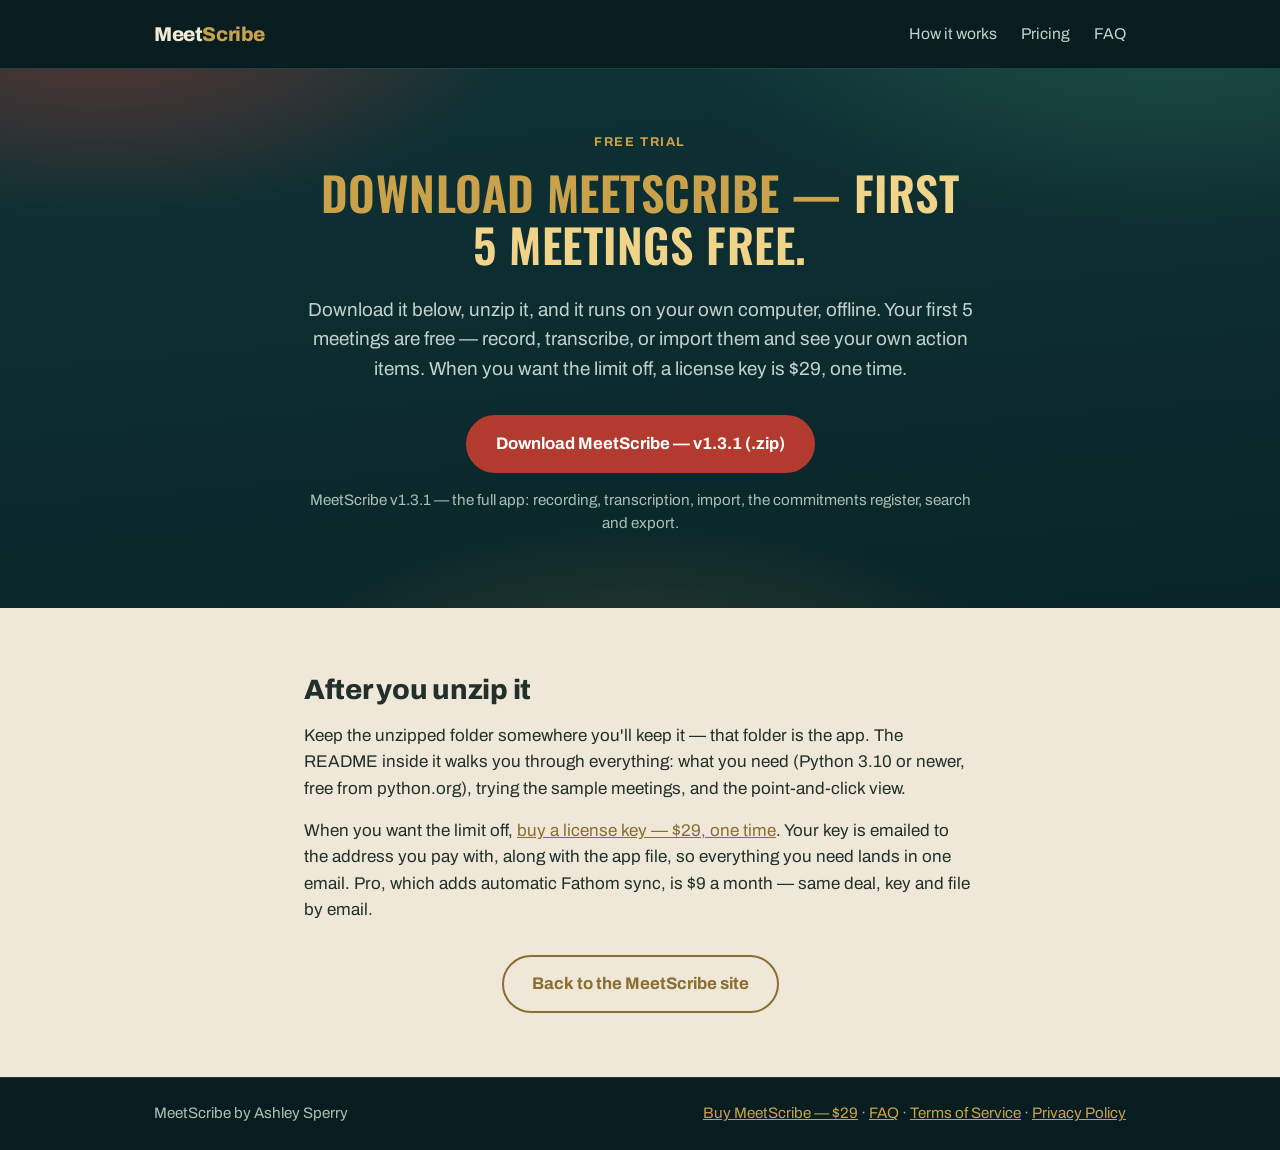
<file: download.html>
<!DOCTYPE html>
<html lang="en">
<head>
<meta charset="UTF-8">
<meta name="viewport" content="width=device-width, initial-scale=1.0">
<title>Download MeetScribe — free trial</title>
<meta name="description" content="Download MeetScribe free — your first 5 meetings are free. Runs offline on your own computer.">
<link rel="preconnect" href="https://fonts.googleapis.com">
<link rel="preconnect" href="https://fonts.gstatic.com" crossorigin>
<link href="https://fonts.googleapis.com/css2?family=Archivo:wght@400;600;700;800&family=Oswald:wght@500;600&display=swap" rel="stylesheet">
<link rel="icon" type="image/svg+xml" href="favicon.svg">
<link rel="stylesheet" href="styles.css">
</head>
<body>

<header class="site-header">
  <div class="wrap header-inner">
    <a class="logo" href="index.html">Meet<span>Scribe</span></a>
    <nav class="nav">
      <a href="index.html#how">How it works</a>
      <a href="index.html#pricing">Pricing</a>
      <a href="index.html#faq">FAQ</a>
    </nav>
  </div>
</header>

<main id="top">

  <section class="hero">
    <div class="wrap narrow">
      <p class="kicker">Free trial</p>
      <h1>Download MeetScribe — <em>first 5 meetings free.</em></h1>
      <p class="lead">Download it below, unzip it, and it runs on your own computer, offline. Your first 5 meetings are free — record, transcribe, or import them and see your own action items. When you want the limit off, a license key is $29, one time.</p>
      <div class="hero-actions">
        <a class="btn btn-large" id="download-btn" href="meetscribe-1.3.1.zip.b64">Preparing your download…</a>
      </div>
      <p class="hero-note" id="download-note">MeetScribe v1.3.1 — the full app: recording, transcription, import, the commitments register, search and export.</p>
      <noscript><p class="hero-note">This download needs JavaScript turned on — the page unpacks your file in the browser. Turn it on and reload, and the button will be ready.</p></noscript>
    </div>
  </section>

  <section class="section section-alt">
    <div class="wrap narrow">
      <h2>After you unzip it</h2>
      <p>Keep the unzipped folder somewhere you'll keep it — that folder is the app. The README inside it walks you through everything: what you need (Python 3.10 or newer, free from python.org), trying the sample meetings, and the point-and-click view.</p>
      <p>When you want the limit off, <a href="https://buy.stripe.com/28EeVc8pw60i9VVeSAaR206">buy a license key — $29, one time</a>. Your key is emailed to the address you pay with, along with the app file, so everything you need lands in one email. Pro, which adds automatic Fathom sync, is $9 a month — same deal, key and file by email.</p>
      <div class="center">
        <a class="btn btn-ghost btn-large" href="index.html">Back to the MeetScribe site</a>
      </div>
    </div>
  </section>

</main>

<footer class="site-footer">
  <div class="wrap footer-inner">
    <p>MeetScribe by Ashley Sperry</p>
    <p><a href="index.html#pricing">Buy MeetScribe — $29</a> · <a href="faq.html">FAQ</a> · <a href="terms.html">Terms of Service</a> · <a href="privacy.html">Privacy Policy</a></p>
  </div>
</footer>

<script>
(function () {
  var btn = document.getElementById('download-btn');
  var note = document.getElementById('download-note');
  fetch('meetscribe-1.3.1.zip.b64')
    .then(function (r) { if (!r.ok) { throw new Error('fetch failed'); } return r.text(); })
    .then(function (text) {
      var bin = atob(text.replace(/\s+/g, ''));
      var bytes = new Uint8Array(bin.length);
      for (var i = 0; i < bin.length; i++) { bytes[i] = bin.charCodeAt(i); }
      var blob = new Blob([bytes], { type: 'application/zip' });
      btn.href = URL.createObjectURL(blob);
      btn.setAttribute('download', 'meetscribe-1.3.1.zip');
      btn.textContent = 'Download MeetScribe — v1.3.1 (.zip)';
    })
    .catch(function () {
      btn.textContent = 'Download MeetScribe — v1.3.1 (encoded file)';
      note.textContent = 'Your browser could not unpack the download automatically, so the button now points at the encoded file instead. Save it and your license key email will explain the rest — or try this page again in a different browser.';
    });
})();
</script>

</body>
</html>
</file>
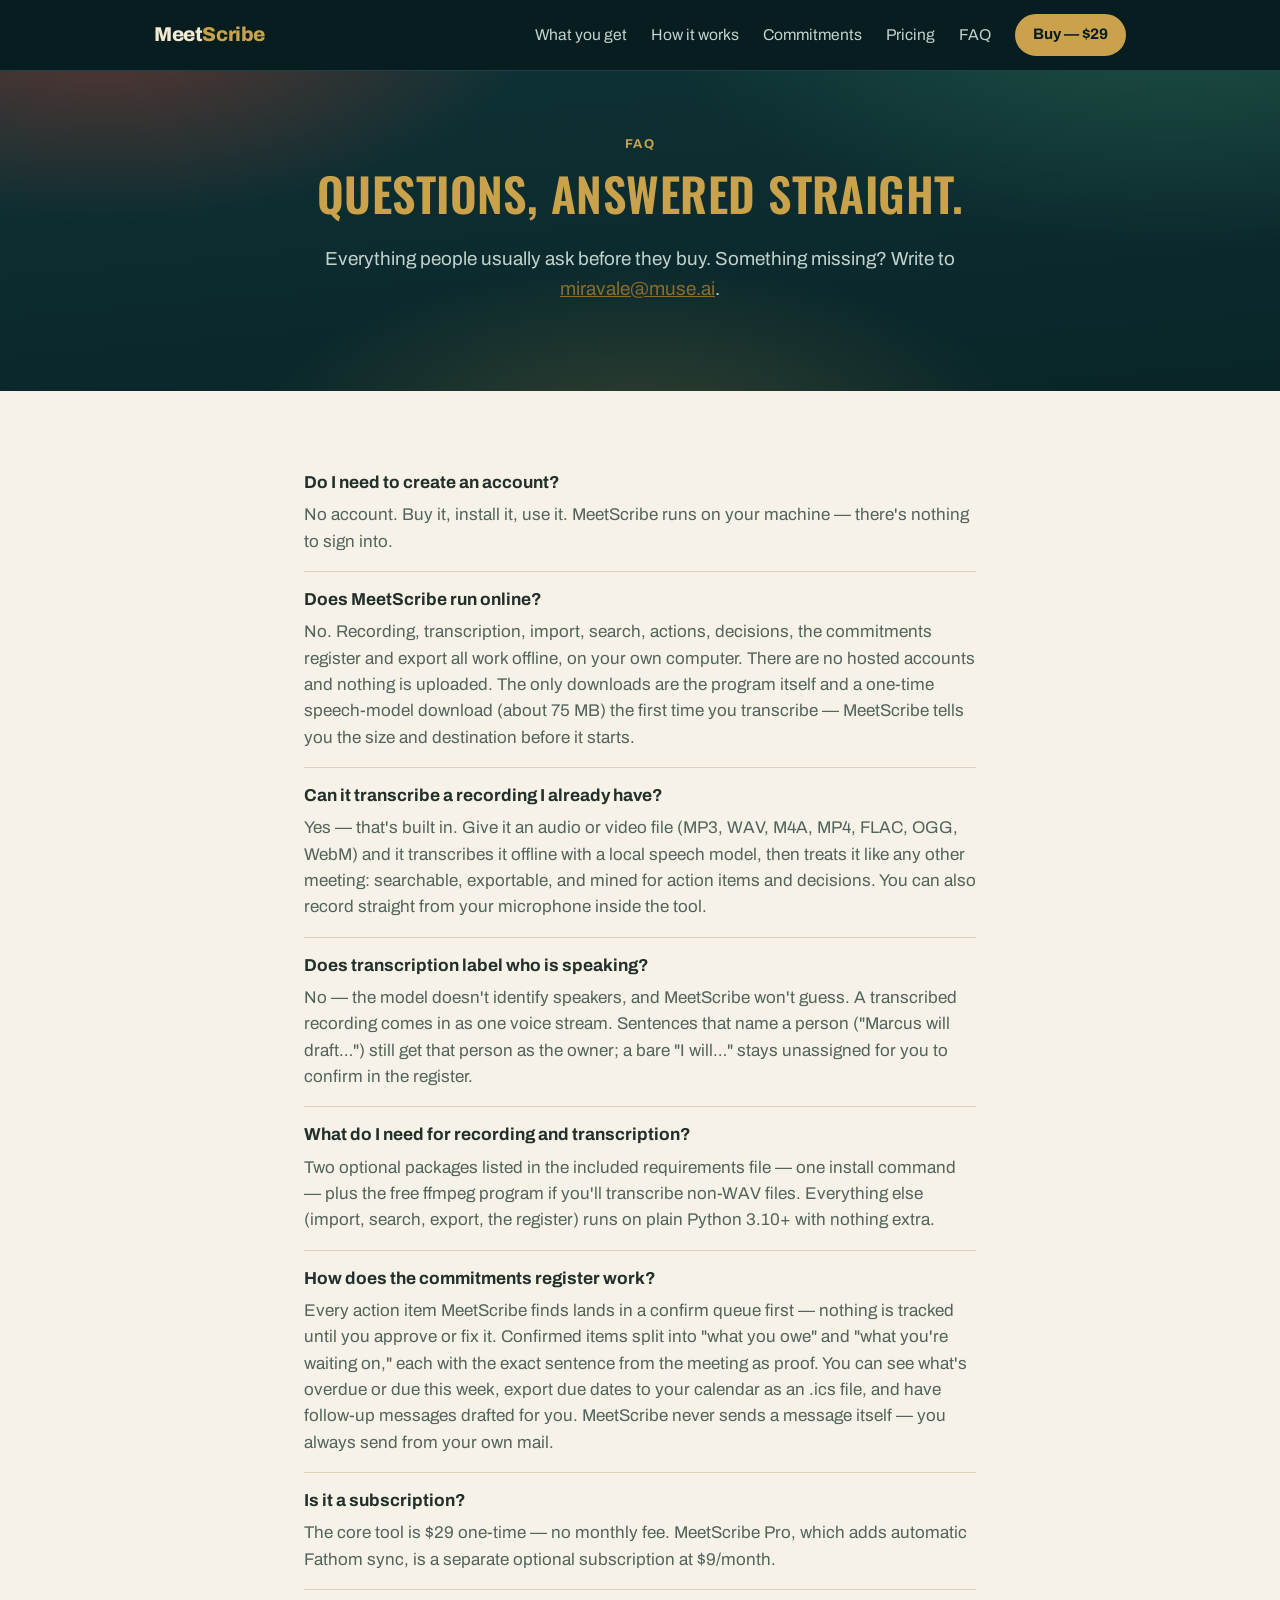
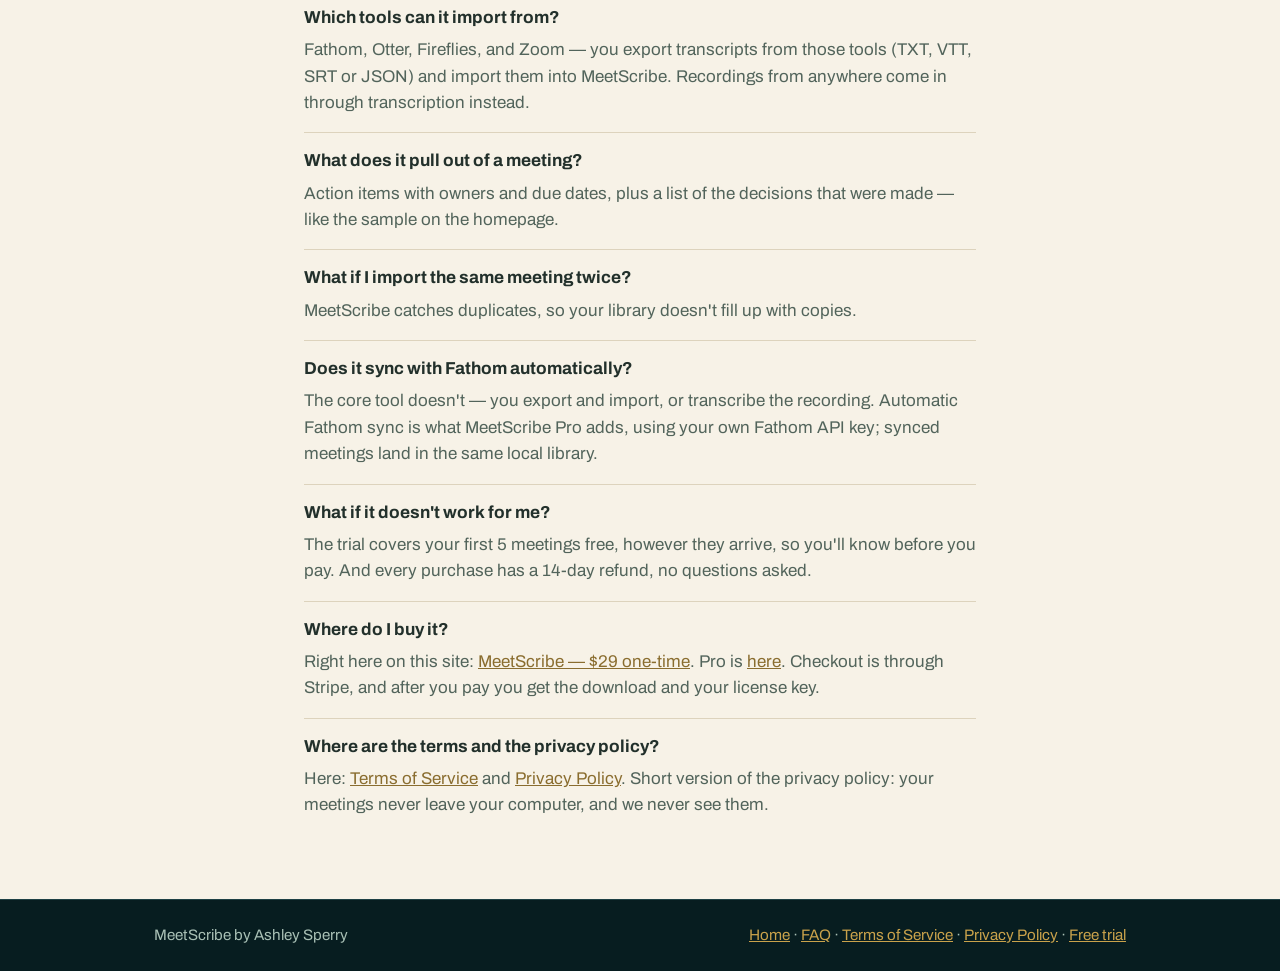
<file: faq.html>
<!DOCTYPE html>
<html lang="en">
<head>
<meta charset="UTF-8">
<meta name="viewport" content="width=device-width, initial-scale=1.0">
<title>FAQ — MeetScribe</title>
<meta name="description" content="Answers about MeetScribe: no account, fully offline, transcribes your recordings on your own computer, imports from Fathom, Otter, Fireflies and Zoom, $29 one-time, first 5 meetings free, 14-day refund.">
<link rel="canonical" href="https://meetscribe.ca/faq.html">
<link rel="preconnect" href="https://fonts.googleapis.com">
<link rel="preconnect" href="https://fonts.gstatic.com" crossorigin>
<link href="https://fonts.googleapis.com/css2?family=Archivo:wght@400;600;700;800&family=Oswald:wght@500;600&display=swap" rel="stylesheet">
<link rel="icon" type="image/svg+xml" href="favicon.svg">
<link rel="stylesheet" href="styles.css">
</head>
<body>

<header class="site-header">
  <div class="wrap header-inner">
    <a class="logo" href="index.html">Meet<span>Scribe</span></a>
    <nav class="nav">
      <a href="index.html#sample">What you get</a>
      <a href="index.html#how">How it works</a>
      <a href="index.html#commitments">Commitments</a>
      <a href="index.html#pricing">Pricing</a>
      <a href="faq.html">FAQ</a>
    </nav>
    <a class="btn btn-small" href="https://buy.stripe.com/28EeVc8pw60i9VVeSAaR206">Buy — $29</a>
  </div>
</header>

<main id="top">

  <section class="hero">
    <div class="wrap narrow">
      <p class="kicker">FAQ</p>
      <h1>Questions, answered straight.</h1>
      <p class="lead">Everything people usually ask before they buy. Something missing? Write to <a href="mailto:miravale@muse.ai">miravale@muse.ai</a>.</p>
    </div>
  </section>

  <section class="section">
    <div class="wrap narrow">

      <div class="qa">
        <h3>Do I need to create an account?</h3>
        <p>No account. Buy it, install it, use it. MeetScribe runs on your machine — there's nothing to sign into.</p>
      </div>

      <div class="qa">
        <h3>Does MeetScribe run online?</h3>
        <p>No. Recording, transcription, import, search, actions, decisions, the commitments register and export all work offline, on your own computer. There are no hosted accounts and nothing is uploaded. The only downloads are the program itself and a one-time speech-model download (about 75 MB) the first time you transcribe — MeetScribe tells you the size and destination before it starts.</p>
      </div>

      <div class="qa">
        <h3>Can it transcribe a recording I already have?</h3>
        <p>Yes — that's built in. Give it an audio or video file (MP3, WAV, M4A, MP4, FLAC, OGG, WebM) and it transcribes it offline with a local speech model, then treats it like any other meeting: searchable, exportable, and mined for action items and decisions. You can also record straight from your microphone inside the tool.</p>
      </div>

      <div class="qa">
        <h3>Does transcription label who is speaking?</h3>
        <p>No — the model doesn't identify speakers, and MeetScribe won't guess. A transcribed recording comes in as one voice stream. Sentences that name a person ("Marcus will draft…") still get that person as the owner; a bare "I will…" stays unassigned for you to confirm in the register.</p>
      </div>

      <div class="qa">
        <h3>What do I need for recording and transcription?</h3>
        <p>Two optional packages listed in the included requirements file — one install command — plus the free ffmpeg program if you'll transcribe non-WAV files. Everything else (import, search, export, the register) runs on plain Python 3.10+ with nothing extra.</p>
      </div>

      <div class="qa">
        <h3>How does the commitments register work?</h3>
        <p>Every action item MeetScribe finds lands in a confirm queue first — nothing is tracked until you approve or fix it. Confirmed items split into "what you owe" and "what you're waiting on," each with the exact sentence from the meeting as proof. You can see what's overdue or due this week, export due dates to your calendar as an .ics file, and have follow-up messages drafted for you. MeetScribe never sends a message itself — you always send from your own mail.</p>
      </div>

      <div class="qa">
        <h3>Is it a subscription?</h3>
        <p>The core tool is $29 one-time — no monthly fee. MeetScribe Pro, which adds automatic Fathom sync, is a separate optional subscription at $9/month.</p>
      </div>

      <div class="qa">
        <h3>Which tools can it import from?</h3>
        <p>Fathom, Otter, Fireflies, and Zoom — you export transcripts from those tools (TXT, VTT, SRT or JSON) and import them into MeetScribe. Recordings from anywhere come in through transcription instead.</p>
      </div>

      <div class="qa">
        <h3>What does it pull out of a meeting?</h3>
        <p>Action items with owners and due dates, plus a list of the decisions that were made — like the sample on the homepage.</p>
      </div>

      <div class="qa">
        <h3>What if I import the same meeting twice?</h3>
        <p>MeetScribe catches duplicates, so your library doesn't fill up with copies.</p>
      </div>

      <div class="qa">
        <h3>Does it sync with Fathom automatically?</h3>
        <p>The core tool doesn't — you export and import, or transcribe the recording. Automatic Fathom sync is what MeetScribe Pro adds, using your own Fathom API key; synced meetings land in the same local library.</p>
      </div>

      <div class="qa">
        <h3>What if it doesn't work for me?</h3>
        <p>The trial covers your first 5 meetings free, however they arrive, so you'll know before you pay. And every purchase has a 14-day refund, no questions asked.</p>
      </div>

      <div class="qa">
        <h3>Where do I buy it?</h3>
        <p>Right here on this site: <a href="https://buy.stripe.com/28EeVc8pw60i9VVeSAaR206">MeetScribe — $29 one-time</a>. Pro is <a href="https://buy.stripe.com/14AdR86hoewOfgfcKsaR207">here</a>. Checkout is through Stripe, and after you pay you get the download and your license key.</p>
      </div>

      <div class="qa">
        <h3>Where are the terms and the privacy policy?</h3>
        <p>Here: <a href="terms.html">Terms of Service</a> and <a href="privacy.html">Privacy Policy</a>. Short version of the privacy policy: your meetings never leave your computer, and we never see them.</p>
      </div>

    </div>
  </section>

</main>

<footer class="site-footer">
  <div class="wrap footer-inner">
    <p>MeetScribe by Ashley Sperry</p>
    <p><a href="index.html">Home</a> · <a href="faq.html">FAQ</a> · <a href="terms.html">Terms of Service</a> · <a href="privacy.html">Privacy Policy</a> · <a href="download.html">Free trial</a></p>
  </div>
</footer>

</body>
</html>
</file>
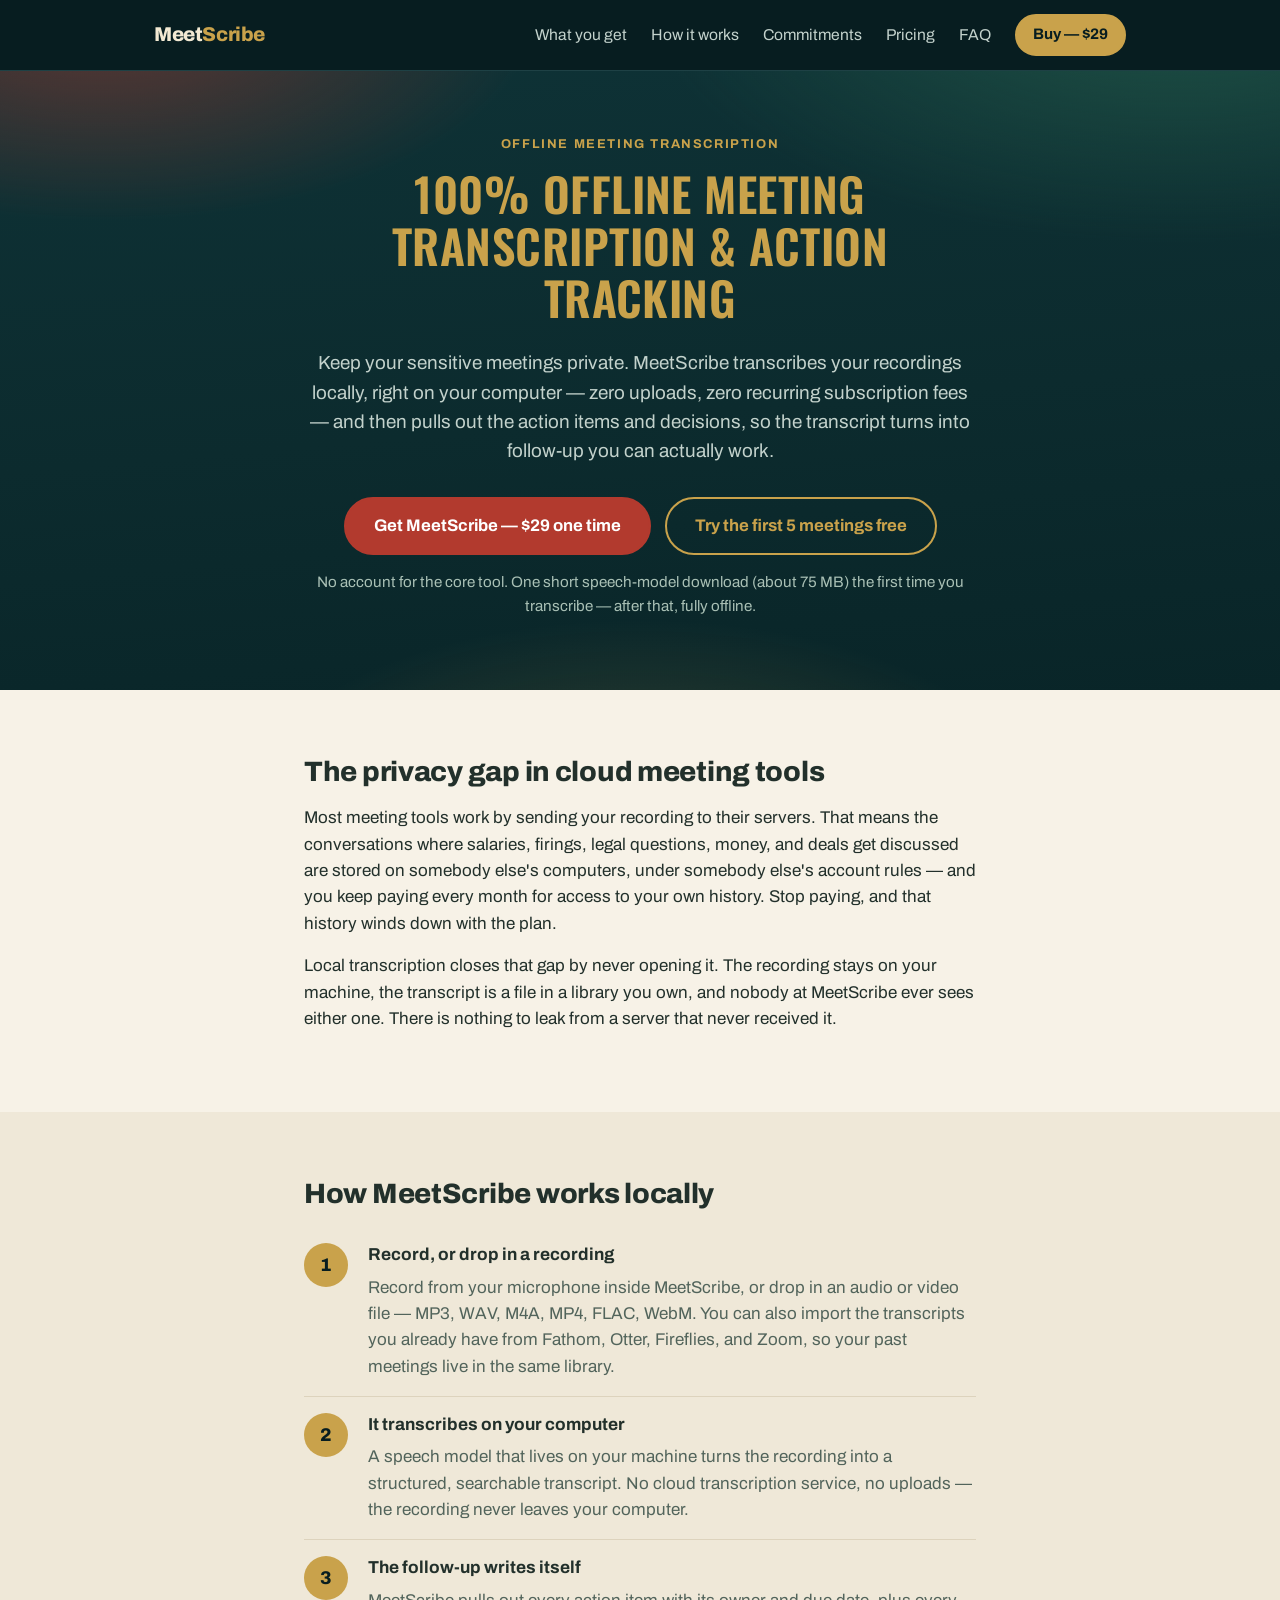
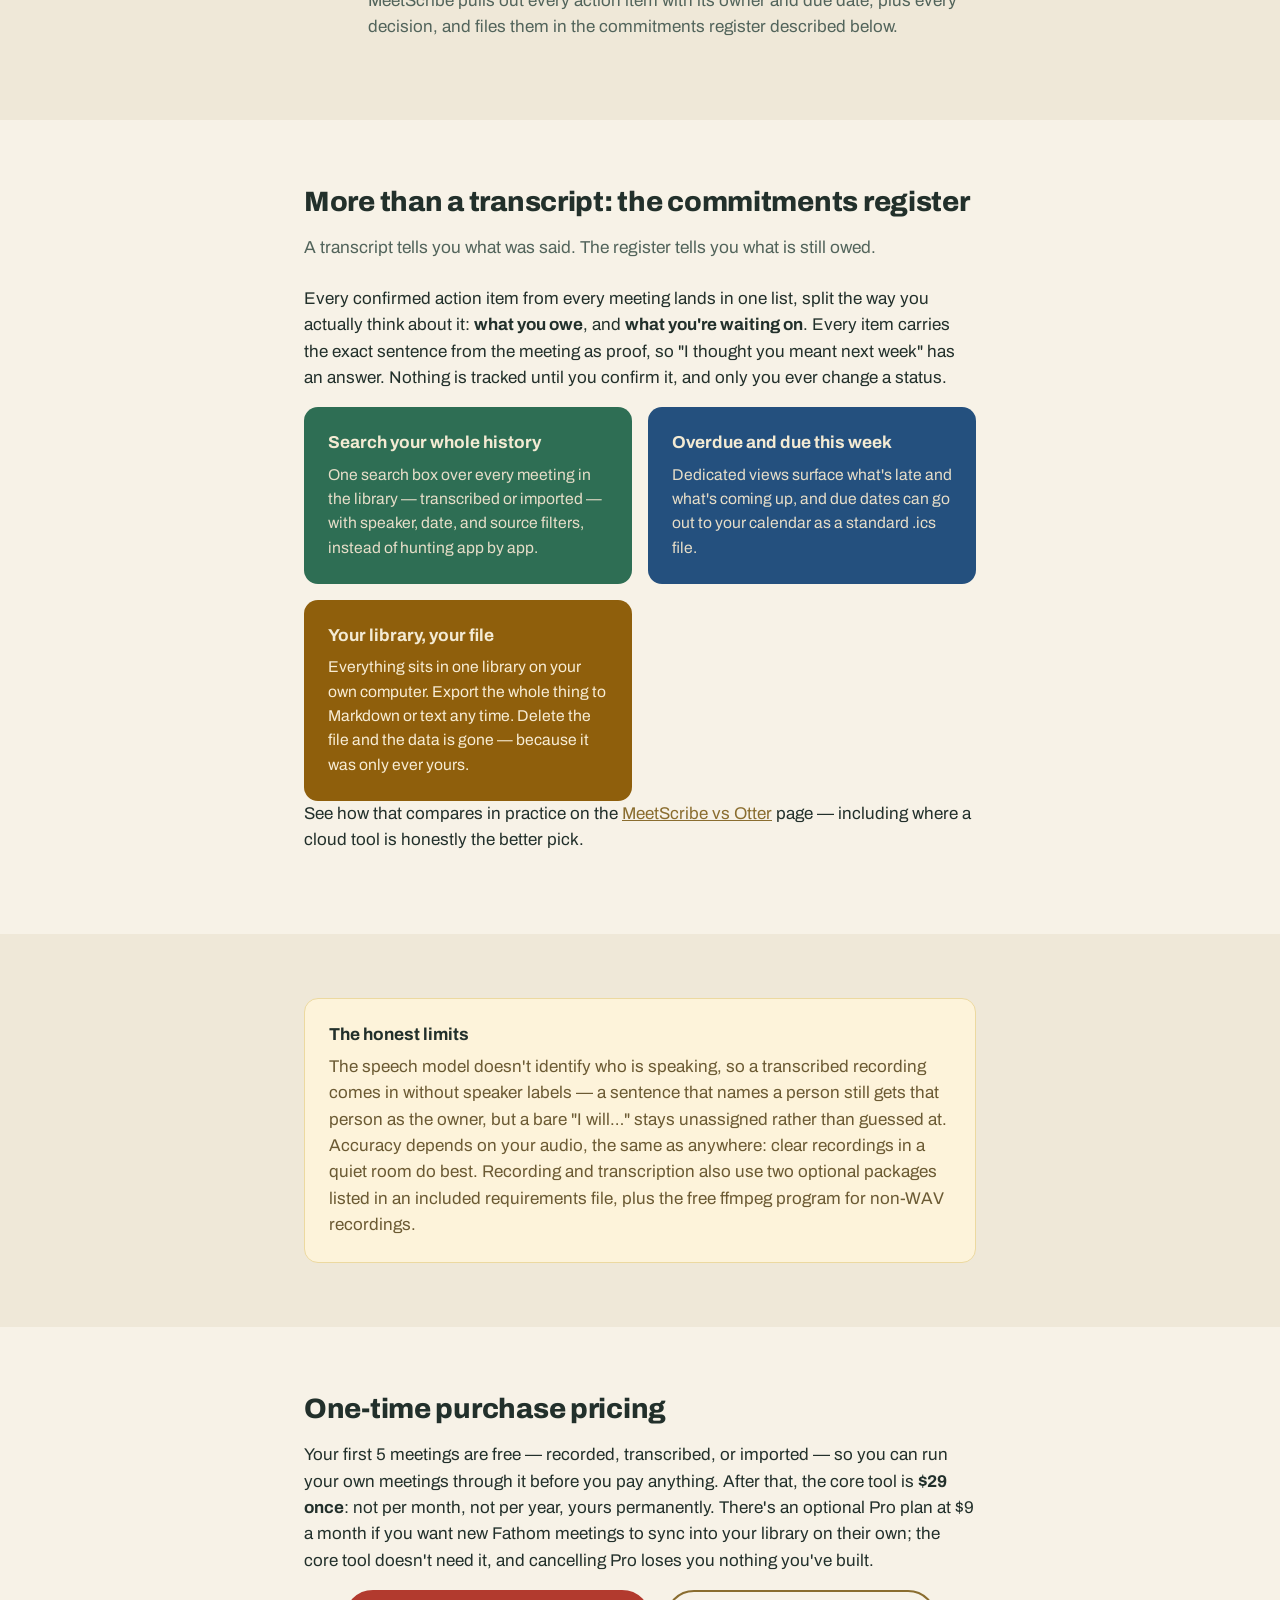
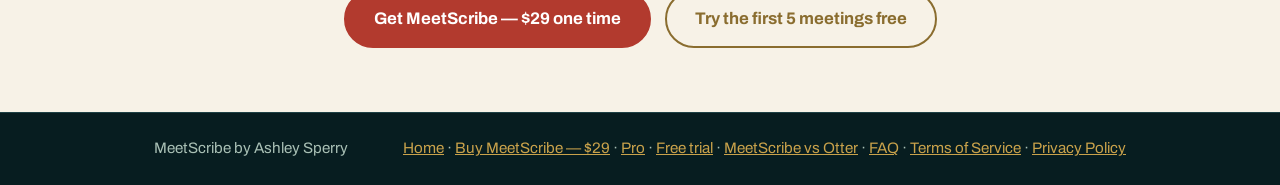
<file: offline-transcription.html>
<!DOCTYPE html>
<html lang="en">
<head>
<meta charset="UTF-8">
<meta name="viewport" content="width=device-width, initial-scale=1.0">
<title>Offline Meeting Transcription Software — MeetScribe</title>
<meta name="description" content="MeetScribe is offline meeting transcription software: it transcribes recordings locally on your own computer, with zero uploads and zero recurring fees, then tracks every action item and commitment. $29 one-time, first 5 meetings free.">
<link rel="canonical" href="https://meetscribe.ca/offline-transcription.html">
<meta property="og:type" content="website">
<meta property="og:site_name" content="MeetScribe">
<meta property="og:title" content="Offline Meeting Transcription Software — MeetScribe">
<meta property="og:description" content="Keep your sensitive meetings private. Transcribe recordings locally with zero uploads and zero recurring subscription fees.">
<meta property="og:url" content="https://meetscribe.ca/offline-transcription.html">
<meta property="og:image" content="https://meetscribe.ca/shot-library.jpg">
<link rel="preconnect" href="https://fonts.googleapis.com">
<link rel="preconnect" href="https://fonts.gstatic.com" crossorigin>
<link href="https://fonts.googleapis.com/css2?family=Archivo:wght@400;600;700;800&family=Oswald:wght@500;600&display=swap" rel="stylesheet">
<link rel="icon" type="image/svg+xml" href="favicon.svg">
<link rel="stylesheet" href="styles.css">
</head>
<body>

<header class="site-header">
  <div class="wrap header-inner">
    <a class="logo" href="index.html">Meet<span>Scribe</span></a>
    <nav class="nav">
      <a href="index.html#sample">What you get</a>
      <a href="index.html#how">How it works</a>
      <a href="index.html#commitments">Commitments</a>
      <a href="index.html#pricing">Pricing</a>
      <a href="index.html#faq">FAQ</a>
    </nav>
    <a class="btn btn-small" href="https://buy.stripe.com/28EeVc8pw60i9VVeSAaR206">Buy — $29</a>
  </div>
</header>

<main id="top">

  <section class="hero">
    <div class="wrap narrow">
      <p class="kicker">Offline meeting transcription</p>
      <h1>100% offline meeting transcription &amp; action tracking</h1>
      <p class="lead">Keep your sensitive meetings private. MeetScribe transcribes your recordings locally, right on your computer — zero uploads, zero recurring subscription fees — and then pulls out the action items and decisions, so the transcript turns into follow-up you can actually work.</p>
      <div class="hero-actions">
        <a class="btn btn-large" href="https://buy.stripe.com/28EeVc8pw60i9VVeSAaR206">Get MeetScribe — $29 one time</a>
        <a class="btn btn-ghost btn-large" href="download.html">Try the first 5 meetings free</a>
      </div>
      <p class="hero-note">No account for the core tool. One short speech-model download (about 75 MB) the first time you transcribe — after that, fully offline.</p>
    </div>
  </section>

  <section class="section">
    <div class="wrap narrow">
      <h2>The privacy gap in cloud meeting tools</h2>
      <p>Most meeting tools work by sending your recording to their servers. That means the conversations where salaries, firings, legal questions, money, and deals get discussed are stored on somebody else's computers, under somebody else's account rules — and you keep paying every month for access to your own history. Stop paying, and that history winds down with the plan.</p>
      <p>Local transcription closes that gap by never opening it. The recording stays on your machine, the transcript is a file in a library you own, and nobody at MeetScribe ever sees either one. There is nothing to leak from a server that never received it.</p>
    </div>
  </section>

  <section class="section section-alt">
    <div class="wrap narrow">
      <h2>How MeetScribe works locally</h2>
      <ol class="steps">
        <li>
          <h3>Record, or drop in a recording</h3>
          <p>Record from your microphone inside MeetScribe, or drop in an audio or video file — MP3, WAV, M4A, MP4, FLAC, WebM. You can also import the transcripts you already have from Fathom, Otter, Fireflies, and Zoom, so your past meetings live in the same library.</p>
        </li>
        <li>
          <h3>It transcribes on your computer</h3>
          <p>A speech model that lives on your machine turns the recording into a structured, searchable transcript. No cloud transcription service, no uploads — the recording never leaves your computer.</p>
        </li>
        <li>
          <h3>The follow-up writes itself</h3>
          <p>MeetScribe pulls out every action item with its owner and due date, plus every decision, and files them in the commitments register described below.</p>
        </li>
      </ol>
    </div>
  </section>

  <section class="section">
    <div class="wrap narrow">
      <h2>More than a transcript: the commitments register</h2>
      <p class="section-lead">A transcript tells you what was said. The register tells you what is still owed.</p>
      <p>Every confirmed action item from every meeting lands in one list, split the way you actually think about it: <strong>what you owe</strong>, and <strong>what you're waiting on</strong>. Every item carries the exact sentence from the meeting as proof, so "I thought you meant next week" has an answer. Nothing is tracked until you confirm it, and only you ever change a status.</p>
      <div class="cards">
        <div class="card">
          <h3>Search your whole history</h3>
          <p>One search box over every meeting in the library — transcribed or imported — with speaker, date, and source filters, instead of hunting app by app.</p>
        </div>
        <div class="card">
          <h3>Overdue and due this week</h3>
          <p>Dedicated views surface what's late and what's coming up, and due dates can go out to your calendar as a standard .ics file.</p>
        </div>
        <div class="card">
          <h3>Your library, your file</h3>
          <p>Everything sits in one library on your own computer. Export the whole thing to Markdown or text any time. Delete the file and the data is gone — because it was only ever yours.</p>
        </div>
      </div>
      <p>See how that compares in practice on the <a href="vs-otter.html">MeetScribe vs Otter</a> page — including where a cloud tool is honestly the better pick.</p>
    </div>
  </section>

  <section class="section section-alt">
    <div class="wrap narrow">
      <div class="honest">
        <h3>The honest limits</h3>
        <p>The speech model doesn't identify who is speaking, so a transcribed recording comes in without speaker labels — a sentence that names a person still gets that person as the owner, but a bare "I will…" stays unassigned rather than guessed at. Accuracy depends on your audio, the same as anywhere: clear recordings in a quiet room do best. Recording and transcription also use two optional packages listed in an included requirements file, plus the free ffmpeg program for non-WAV recordings.</p>
      </div>
    </div>
  </section>

  <section class="section">
    <div class="wrap narrow">
      <h2>One-time purchase pricing</h2>
      <p>Your first 5 meetings are free — recorded, transcribed, or imported — so you can run your own meetings through it before you pay anything. After that, the core tool is <strong>$29 once</strong>: not per month, not per year, yours permanently. There's an optional Pro plan at $9 a month if you want new Fathom meetings to sync into your library on their own; the core tool doesn't need it, and cancelling Pro loses you nothing you've built.</p>
      <div class="hero-actions">
        <a class="btn btn-large" href="https://buy.stripe.com/28EeVc8pw60i9VVeSAaR206">Get MeetScribe — $29 one time</a>
        <a class="btn btn-ghost btn-large" href="download.html">Try the first 5 meetings free</a>
      </div>
    </div>
  </section>

</main>

<footer class="site-footer">
  <div class="wrap footer-inner">
    <p>MeetScribe by Ashley Sperry</p>
    <p><a href="index.html">Home</a> · <a href="https://buy.stripe.com/28EeVc8pw60i9VVeSAaR206">Buy MeetScribe — $29</a> · <a href="https://buy.stripe.com/14AdR86hoewOfgfcKsaR207">Pro</a> · <a href="download.html">Free trial</a> · <a href="vs-otter.html">MeetScribe vs Otter</a> · <a href="faq.html">FAQ</a> · <a href="terms.html">Terms of Service</a> · <a href="privacy.html">Privacy Policy</a></p>
  </div>
</footer>

</body>
</html>
</file>
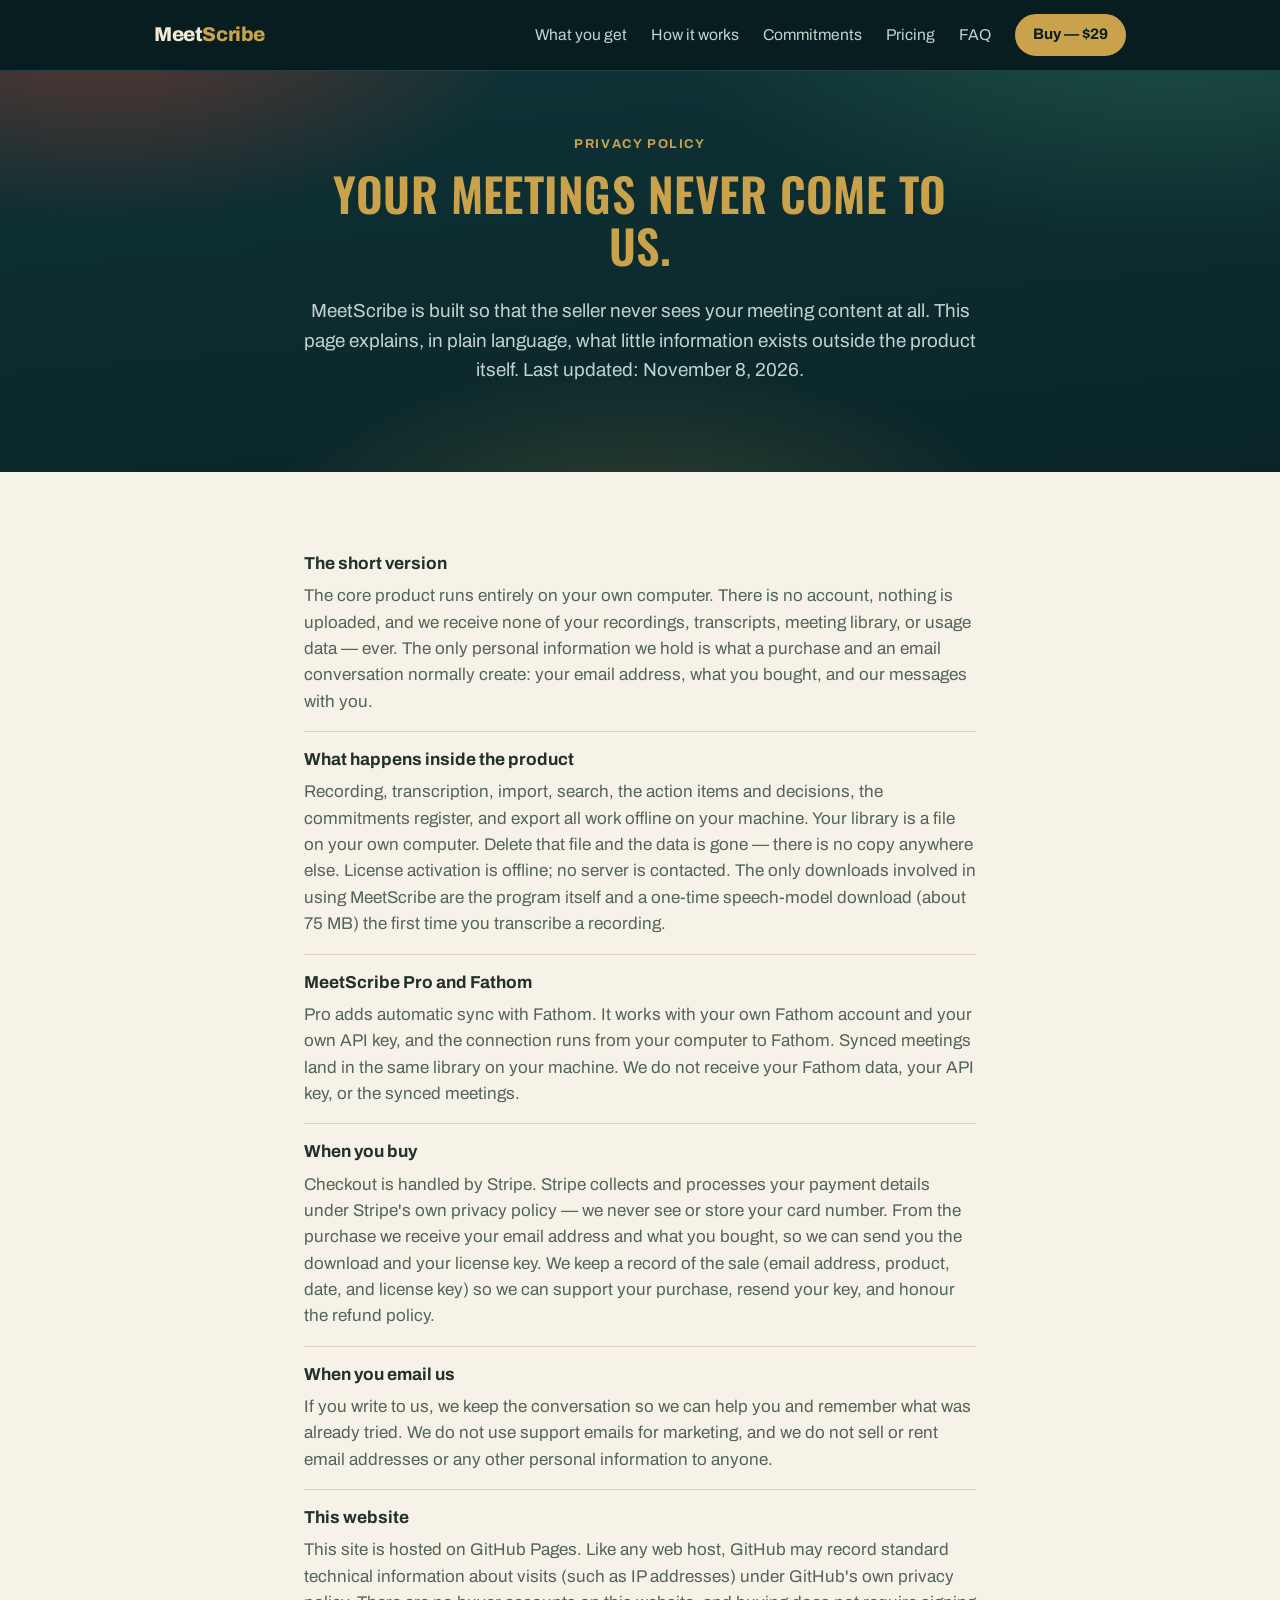
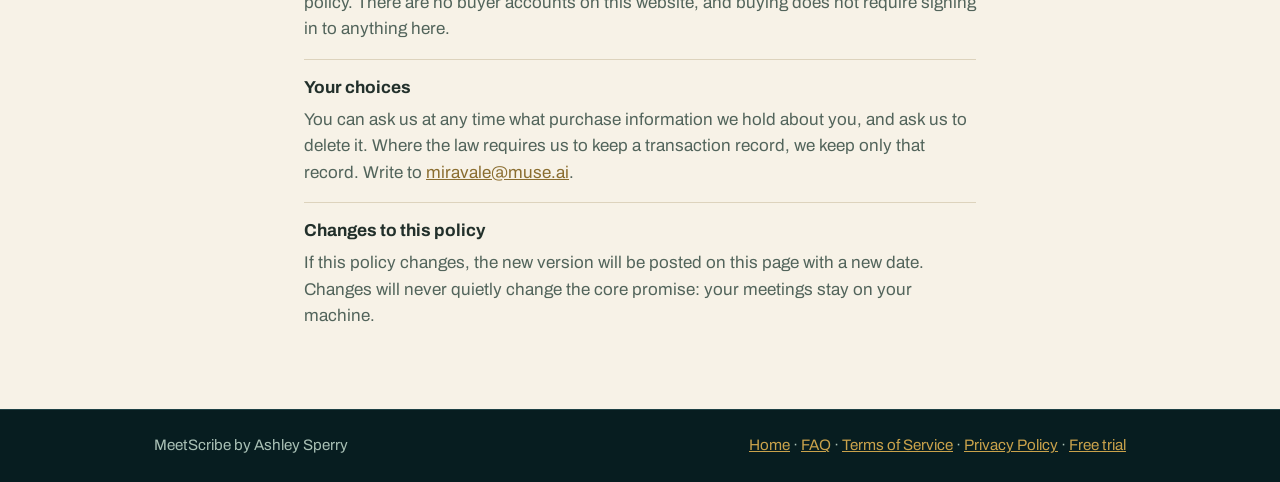
<file: privacy.html>
<!DOCTYPE html>
<html lang="en">
<head>
<meta charset="UTF-8">
<meta name="viewport" content="width=device-width, initial-scale=1.0">
<title>Privacy Policy — MeetScribe</title>
<meta name="description" content="MeetScribe runs on your own computer. Your recordings, transcripts and meeting library never leave your machine, and there is no account. This page explains the little data that exists outside the product: your purchase and your emails to us.">
<link rel="canonical" href="https://meetscribe.ca/privacy.html">
<link rel="preconnect" href="https://fonts.googleapis.com">
<link rel="preconnect" href="https://fonts.gstatic.com" crossorigin>
<link href="https://fonts.googleapis.com/css2?family=Archivo:wght@400;600;700;800&family=Oswald:wght@500;600&display=swap" rel="stylesheet">
<link rel="icon" type="image/svg+xml" href="favicon.svg">
<link rel="stylesheet" href="styles.css">
</head>
<body>

<header class="site-header">
  <div class="wrap header-inner">
    <a class="logo" href="index.html">Meet<span>Scribe</span></a>
    <nav class="nav">
      <a href="index.html#sample">What you get</a>
      <a href="index.html#how">How it works</a>
      <a href="index.html#commitments">Commitments</a>
      <a href="index.html#pricing">Pricing</a>
      <a href="faq.html">FAQ</a>
    </nav>
    <a class="btn btn-small" href="https://buy.stripe.com/28EeVc8pw60i9VVeSAaR206">Buy — $29</a>
  </div>
</header>

<main id="top">

  <section class="hero">
    <div class="wrap narrow">
      <p class="kicker">Privacy Policy</p>
      <h1>Your meetings never come to us.</h1>
      <p class="lead">MeetScribe is built so that the seller never sees your meeting content at all. This page explains, in plain language, what little information exists outside the product itself. Last updated: November 8, 2026.</p>
    </div>
  </section>

  <section class="section">
    <div class="wrap narrow">

      <div class="qa">
        <h3>The short version</h3>
        <p>The core product runs entirely on your own computer. There is no account, nothing is uploaded, and we receive none of your recordings, transcripts, meeting library, or usage data — ever. The only personal information we hold is what a purchase and an email conversation normally create: your email address, what you bought, and our messages with you.</p>
      </div>

      <div class="qa">
        <h3>What happens inside the product</h3>
        <p>Recording, transcription, import, search, the action items and decisions, the commitments register, and export all work offline on your machine. Your library is a file on your own computer. Delete that file and the data is gone — there is no copy anywhere else. License activation is offline; no server is contacted. The only downloads involved in using MeetScribe are the program itself and a one-time speech-model download (about 75 MB) the first time you transcribe a recording.</p>
      </div>

      <div class="qa">
        <h3>MeetScribe Pro and Fathom</h3>
        <p>Pro adds automatic sync with Fathom. It works with your own Fathom account and your own API key, and the connection runs from your computer to Fathom. Synced meetings land in the same library on your machine. We do not receive your Fathom data, your API key, or the synced meetings.</p>
      </div>

      <div class="qa">
        <h3>When you buy</h3>
        <p>Checkout is handled by Stripe. Stripe collects and processes your payment details under Stripe's own privacy policy — we never see or store your card number. From the purchase we receive your email address and what you bought, so we can send you the download and your license key. We keep a record of the sale (email address, product, date, and license key) so we can support your purchase, resend your key, and honour the refund policy.</p>
      </div>

      <div class="qa">
        <h3>When you email us</h3>
        <p>If you write to us, we keep the conversation so we can help you and remember what was already tried. We do not use support emails for marketing, and we do not sell or rent email addresses or any other personal information to anyone.</p>
      </div>

      <div class="qa">
        <h3>This website</h3>
        <p>This site is hosted on GitHub Pages. Like any web host, GitHub may record standard technical information about visits (such as IP addresses) under GitHub's own privacy policy. There are no buyer accounts on this website, and buying does not require signing in to anything here.</p>
      </div>

      <div class="qa">
        <h3>Your choices</h3>
        <p>You can ask us at any time what purchase information we hold about you, and ask us to delete it. Where the law requires us to keep a transaction record, we keep only that record. Write to <a href="mailto:miravale@muse.ai">miravale@muse.ai</a>.</p>
      </div>

      <div class="qa">
        <h3>Changes to this policy</h3>
        <p>If this policy changes, the new version will be posted on this page with a new date. Changes will never quietly change the core promise: your meetings stay on your machine.</p>
      </div>

    </div>
  </section>

</main>

<footer class="site-footer">
  <div class="wrap footer-inner">
    <p>MeetScribe by Ashley Sperry</p>
    <p><a href="index.html">Home</a> · <a href="faq.html">FAQ</a> · <a href="terms.html">Terms of Service</a> · <a href="privacy.html">Privacy Policy</a> · <a href="download.html">Free trial</a></p>
  </div>
</footer>

</body>
</html>
</file>
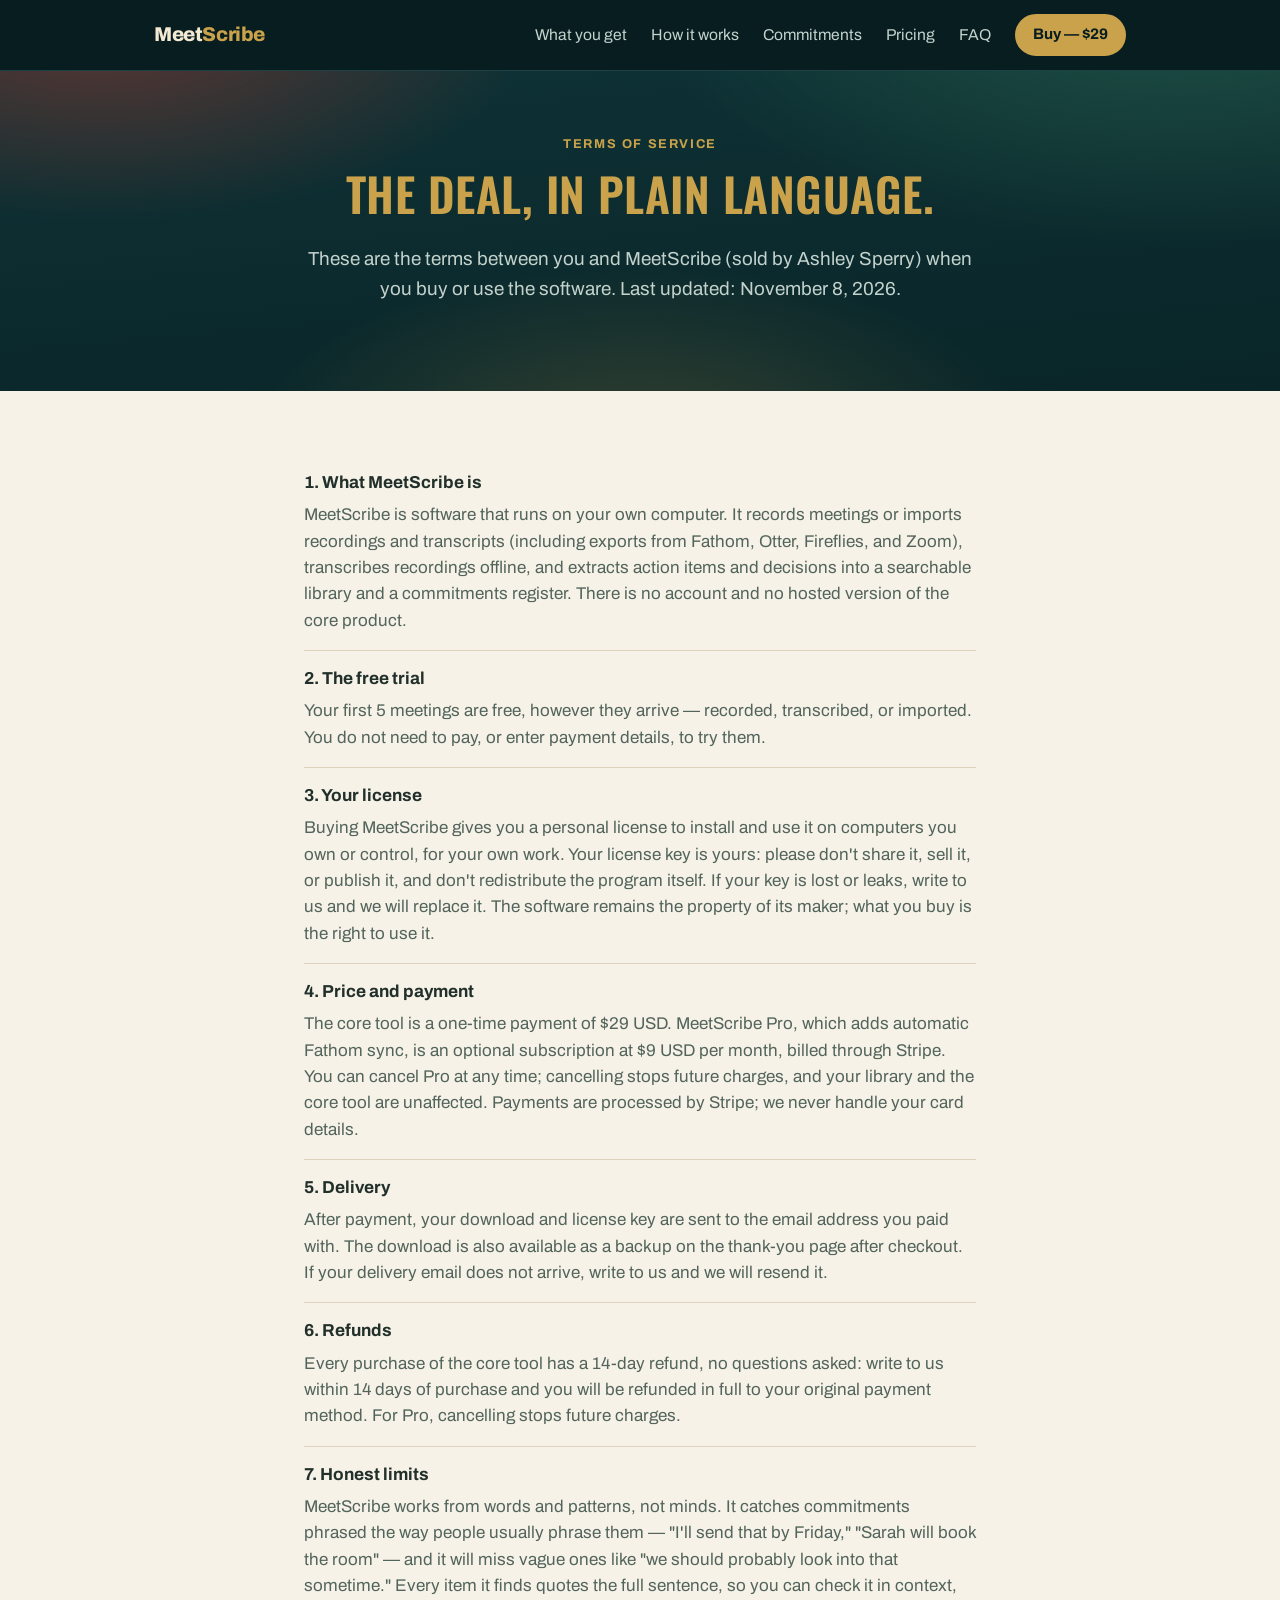
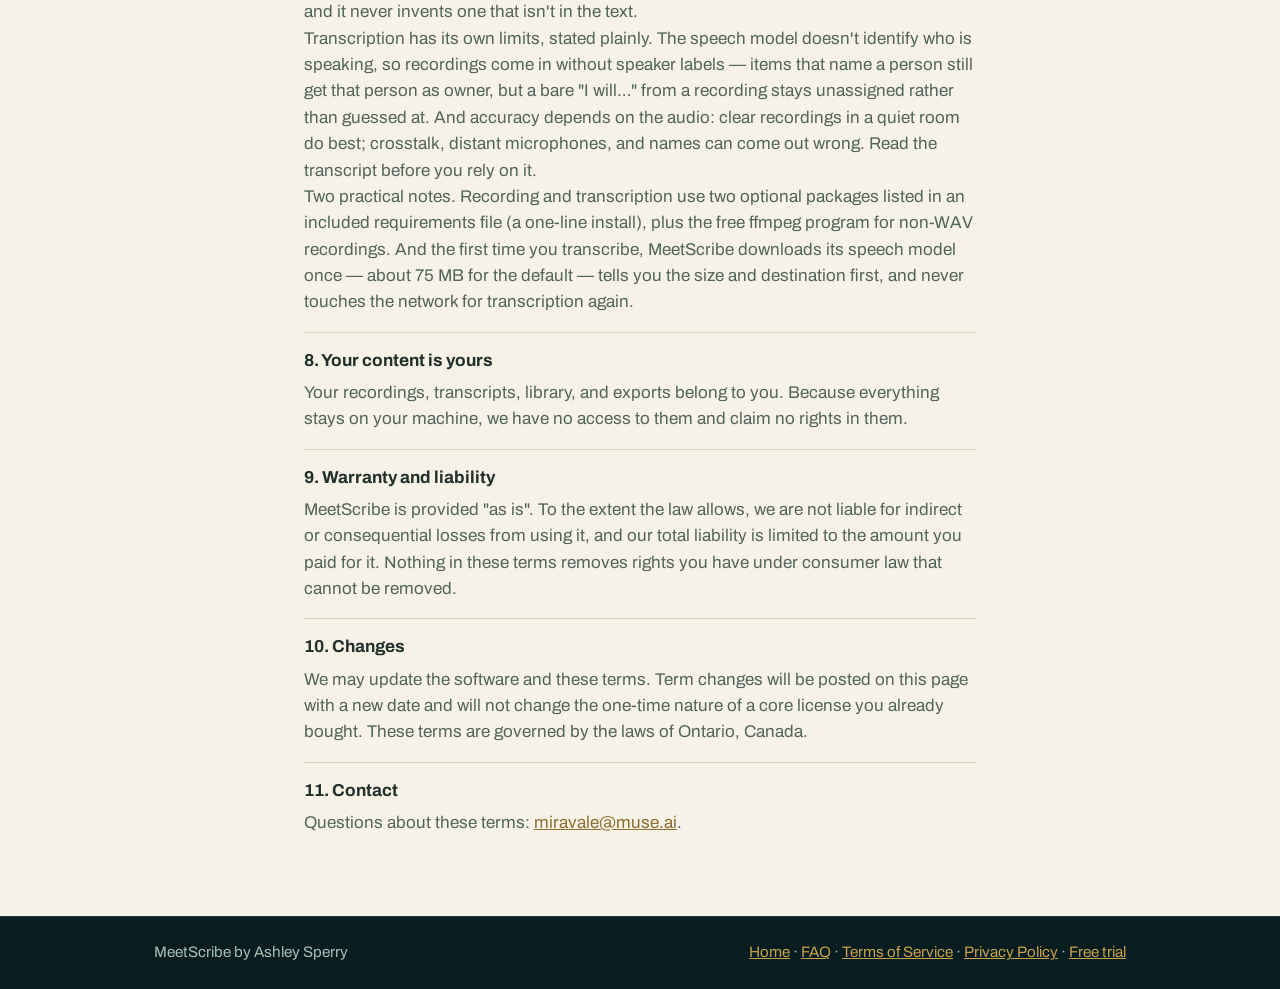
<file: terms.html>
<!DOCTYPE html>
<html lang="en">
<head>
<meta charset="UTF-8">
<meta name="viewport" content="width=device-width, initial-scale=1.0">
<title>Terms of Service — MeetScribe</title>
<meta name="description" content="The terms for buying and using MeetScribe: what it is, the license, the $29 one-time price and optional $9/month Pro, the free trial of 5 meetings, and the 14-day refund.">
<link rel="canonical" href="https://meetscribe.ca/terms.html">
<link rel="preconnect" href="https://fonts.googleapis.com">
<link rel="preconnect" href="https://fonts.gstatic.com" crossorigin>
<link href="https://fonts.googleapis.com/css2?family=Archivo:wght@400;600;700;800&family=Oswald:wght@500;600&display=swap" rel="stylesheet">
<link rel="icon" type="image/svg+xml" href="favicon.svg">
<link rel="stylesheet" href="styles.css">
</head>
<body>

<header class="site-header">
  <div class="wrap header-inner">
    <a class="logo" href="index.html">Meet<span>Scribe</span></a>
    <nav class="nav">
      <a href="index.html#sample">What you get</a>
      <a href="index.html#how">How it works</a>
      <a href="index.html#commitments">Commitments</a>
      <a href="index.html#pricing">Pricing</a>
      <a href="faq.html">FAQ</a>
    </nav>
    <a class="btn btn-small" href="https://buy.stripe.com/28EeVc8pw60i9VVeSAaR206">Buy — $29</a>
  </div>
</header>

<main id="top">

  <section class="hero">
    <div class="wrap narrow">
      <p class="kicker">Terms of Service</p>
      <h1>The deal, in plain language.</h1>
      <p class="lead">These are the terms between you and MeetScribe (sold by Ashley Sperry) when you buy or use the software. Last updated: November 8, 2026.</p>
    </div>
  </section>

  <section class="section">
    <div class="wrap narrow">

      <div class="qa">
        <h3>1. What MeetScribe is</h3>
        <p>MeetScribe is software that runs on your own computer. It records meetings or imports recordings and transcripts (including exports from Fathom, Otter, Fireflies, and Zoom), transcribes recordings offline, and extracts action items and decisions into a searchable library and a commitments register. There is no account and no hosted version of the core product.</p>
      </div>

      <div class="qa">
        <h3>2. The free trial</h3>
        <p>Your first 5 meetings are free, however they arrive — recorded, transcribed, or imported. You do not need to pay, or enter payment details, to try them.</p>
      </div>

      <div class="qa">
        <h3>3. Your license</h3>
        <p>Buying MeetScribe gives you a personal license to install and use it on computers you own or control, for your own work. Your license key is yours: please don't share it, sell it, or publish it, and don't redistribute the program itself. If your key is lost or leaks, write to us and we will replace it. The software remains the property of its maker; what you buy is the right to use it.</p>
      </div>

      <div class="qa">
        <h3>4. Price and payment</h3>
        <p>The core tool is a one-time payment of $29 USD. MeetScribe Pro, which adds automatic Fathom sync, is an optional subscription at $9 USD per month, billed through Stripe. You can cancel Pro at any time; cancelling stops future charges, and your library and the core tool are unaffected. Payments are processed by Stripe; we never handle your card details.</p>
      </div>

      <div class="qa">
        <h3>5. Delivery</h3>
        <p>After payment, your download and license key are sent to the email address you paid with. The download is also available as a backup on the thank-you page after checkout. If your delivery email does not arrive, write to us and we will resend it.</p>
      </div>

      <div class="qa">
        <h3>6. Refunds</h3>
        <p>Every purchase of the core tool has a 14-day refund, no questions asked: write to us within 14 days of purchase and you will be refunded in full to your original payment method. For Pro, cancelling stops future charges.</p>
      </div>

      <div class="qa">
        <h3>7. Honest limits</h3>
        
        <p>MeetScribe works from words and patterns, not minds. It catches commitments phrased the way people usually phrase them — "I'll send that by Friday," "Sarah will book the room" — and it will miss vague ones like "we should probably look into that sometime." Every item it finds quotes the full sentence, so you can check it in context, and it never invents one that isn't in the text.</p>
        <p>Transcription has its own limits, stated plainly. The speech model doesn't identify who is speaking, so recordings come in without speaker labels — items that name a person still get that person as owner, but a bare "I will…" from a recording stays unassigned rather than guessed at. And accuracy depends on the audio: clear recordings in a quiet room do best; crosstalk, distant microphones, and names can come out wrong. Read the transcript before you rely on it.</p>
        <p>Two practical notes. Recording and transcription use two optional packages listed in an included requirements file (a one-line install), plus the free ffmpeg program for non-WAV recordings. And the first time you transcribe, MeetScribe downloads its speech model once — about 75 MB for the default — tells you the size and destination first, and never touches the network for transcription again.</p>
      </div>

      <div class="qa">
        <h3>8. Your content is yours</h3>
        <p>Your recordings, transcripts, library, and exports belong to you. Because everything stays on your machine, we have no access to them and claim no rights in them.</p>
      </div>

      <div class="qa">
        <h3>9. Warranty and liability</h3>
        <p>MeetScribe is provided "as is". To the extent the law allows, we are not liable for indirect or consequential losses from using it, and our total liability is limited to the amount you paid for it. Nothing in these terms removes rights you have under consumer law that cannot be removed.</p>
      </div>

      <div class="qa">
        <h3>10. Changes</h3>
        <p>We may update the software and these terms. Term changes will be posted on this page with a new date and will not change the one-time nature of a core license you already bought. These terms are governed by the laws of Ontario, Canada.</p>
      </div>

      <div class="qa">
        <h3>11. Contact</h3>
        <p>Questions about these terms: <a href="mailto:miravale@muse.ai">miravale@muse.ai</a>.</p>
      </div>

    </div>
  </section>

</main>

<footer class="site-footer">
  <div class="wrap footer-inner">
    <p>MeetScribe by Ashley Sperry</p>
    <p><a href="index.html">Home</a> · <a href="faq.html">FAQ</a> · <a href="terms.html">Terms of Service</a> · <a href="privacy.html">Privacy Policy</a> · <a href="download.html">Free trial</a></p>
  </div>
</footer>

</body>
</html>
</file>
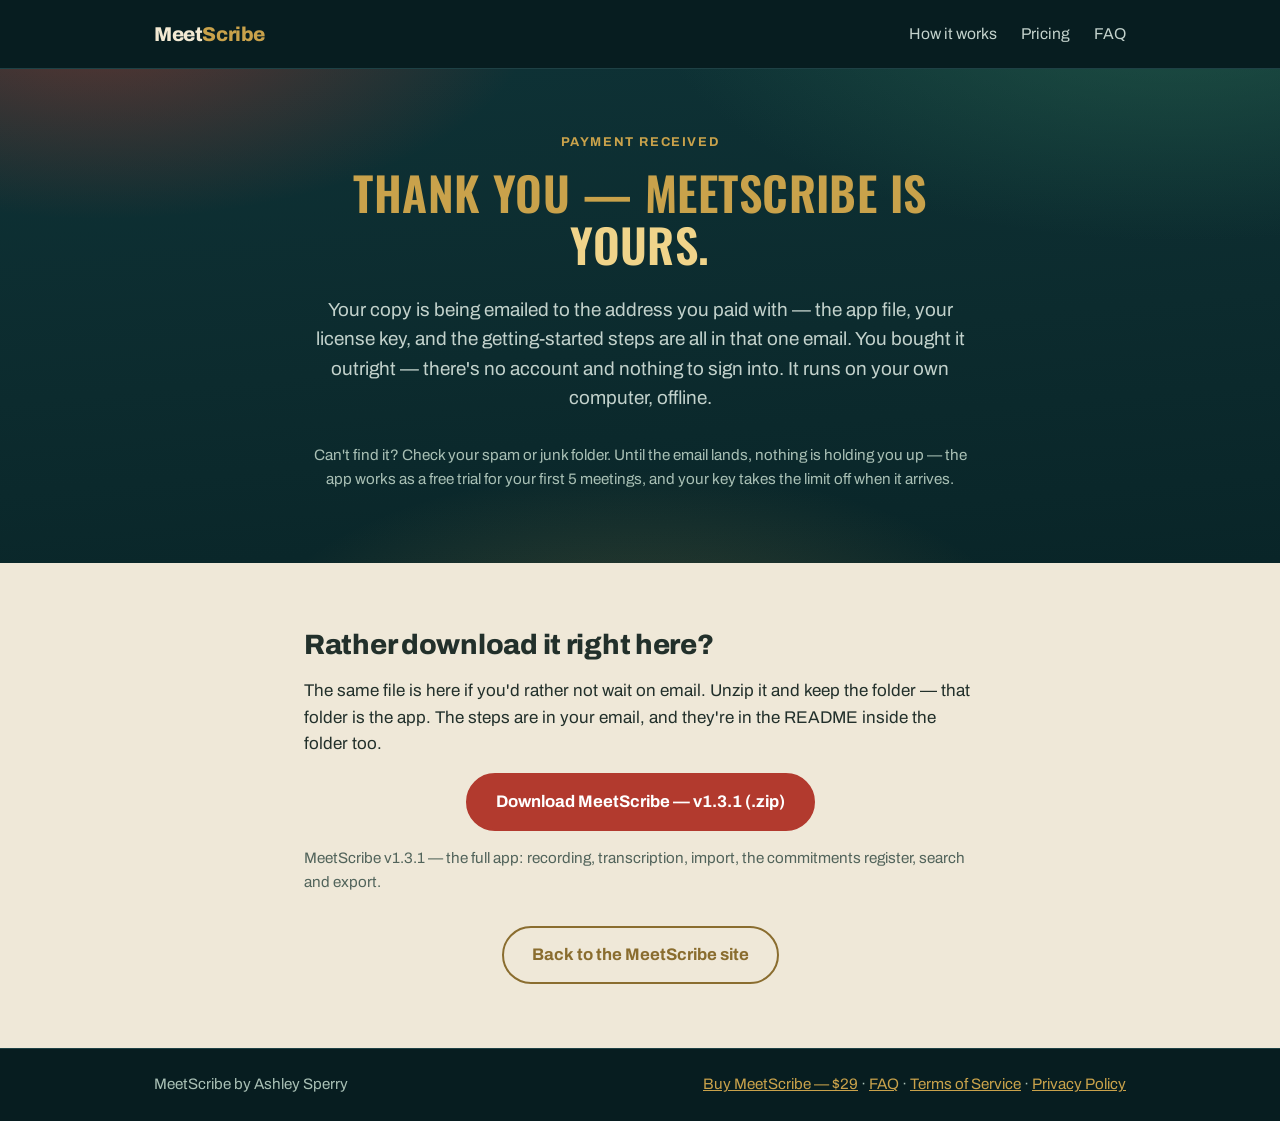
<file: thanks.html>
<!DOCTYPE html>
<html lang="en">
<head>
<meta charset="UTF-8">
<meta name="viewport" content="width=device-width, initial-scale=1.0">
<title>Thank you — MeetScribe is on its way to your email</title>
<meta name="description" content="Thank you for buying MeetScribe. Your app file, license key and getting-started steps are emailed to you.">
<link rel="preconnect" href="https://fonts.googleapis.com">
<link rel="preconnect" href="https://fonts.gstatic.com" crossorigin>
<link href="https://fonts.googleapis.com/css2?family=Archivo:wght@400;600;700;800&family=Oswald:wght@500;600&display=swap" rel="stylesheet">
<link rel="icon" type="image/svg+xml" href="favicon.svg">
<link rel="stylesheet" href="styles.css">
</head>
<body>

<header class="site-header">
  <div class="wrap header-inner">
    <a class="logo" href="index.html">Meet<span>Scribe</span></a>
    <nav class="nav">
      <a href="index.html#how">How it works</a>
      <a href="index.html#pricing">Pricing</a>
      <a href="index.html#faq">FAQ</a>
    </nav>
  </div>
</header>

<main id="top">

  <section class="hero">
    <div class="wrap narrow">
      <p class="kicker">Payment received</p>
      <h1>Thank you — MeetScribe is <em>yours.</em></h1>
      <p class="lead">Your copy is being emailed to the address you paid with — the app file, your license key, and the getting-started steps are all in that one email. You bought it outright — there's no account and nothing to sign into. It runs on your own computer, offline.</p>
      <p class="hero-note">Can't find it? Check your spam or junk folder. Until the email lands, nothing is holding you up — the app works as a free trial for your first 5 meetings, and your key takes the limit off when it arrives.</p>
    </div>
  </section>

  <section class="section section-alt">
    <div class="wrap narrow">
      <h2>Rather download it right here?</h2>
      <p>The same file is here if you'd rather not wait on email. Unzip it and keep the folder — that folder is the app. The steps are in your email, and they're in the README inside the folder too.</p>
      <div class="hero-actions">
        <a class="btn btn-large" id="download-btn" href="meetscribe-1.3.1.zip.b64">Preparing your download…</a>
      </div>
      <p class="hero-note" id="download-note">MeetScribe v1.3.1 — the full app: recording, transcription, import, the commitments register, search and export.</p>
      <noscript><p class="hero-note">This download needs JavaScript turned on — the page unpacks your file in the browser. Turn it on and reload, and the button will be ready. Your email copy works either way.</p></noscript>
      <div class="center">
        <a class="btn btn-ghost btn-large" href="index.html">Back to the MeetScribe site</a>
      </div>
    </div>
  </section>

</main>

<footer class="site-footer">
  <div class="wrap footer-inner">
    <p>MeetScribe by Ashley Sperry</p>
    <p><a href="index.html#pricing">Buy MeetScribe — $29</a> · <a href="faq.html">FAQ</a> · <a href="terms.html">Terms of Service</a> · <a href="privacy.html">Privacy Policy</a></p>
  </div>
</footer>

<script>
(function () {
  var btn = document.getElementById('download-btn');
  var note = document.getElementById('download-note');
  fetch('meetscribe-1.3.1.zip.b64')
    .then(function (r) { if (!r.ok) { throw new Error('fetch failed'); } return r.text(); })
    .then(function (text) {
      var bin = atob(text.replace(/\s+/g, ''));
      var bytes = new Uint8Array(bin.length);
      for (var i = 0; i < bin.length; i++) { bytes[i] = bin.charCodeAt(i); }
      var blob = new Blob([bytes], { type: 'application/zip' });
      btn.href = URL.createObjectURL(blob);
      btn.setAttribute('download', 'meetscribe-1.3.1.zip');
      btn.textContent = 'Download MeetScribe — v1.3.1 (.zip)';
    })
    .catch(function () {
      btn.textContent = 'Download MeetScribe — v1.3.1 (encoded file)';
      note.textContent = 'Your browser could not unpack the download automatically, so the button now points at the encoded file instead. Your email copy is on its way regardless — or try this page again in a different browser.';
    });
})();
</script>

</body>
</html>
</file>
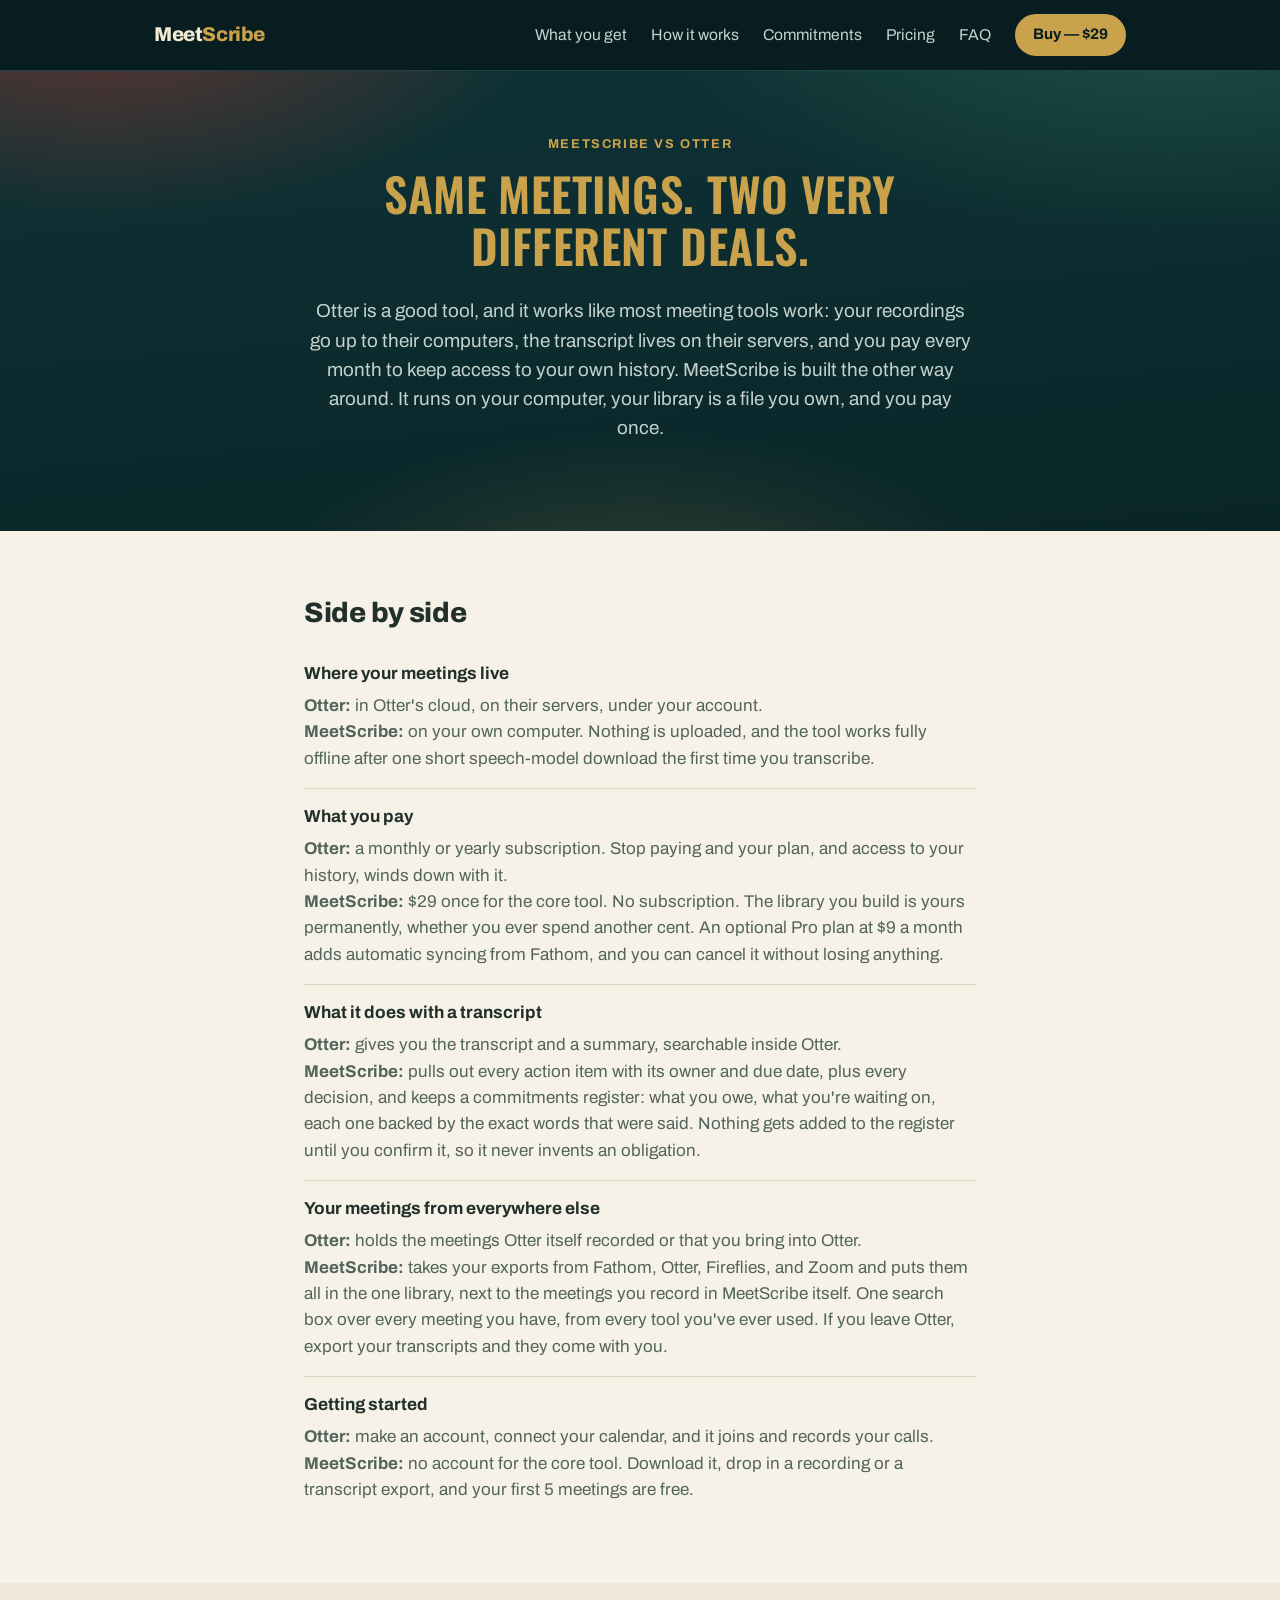
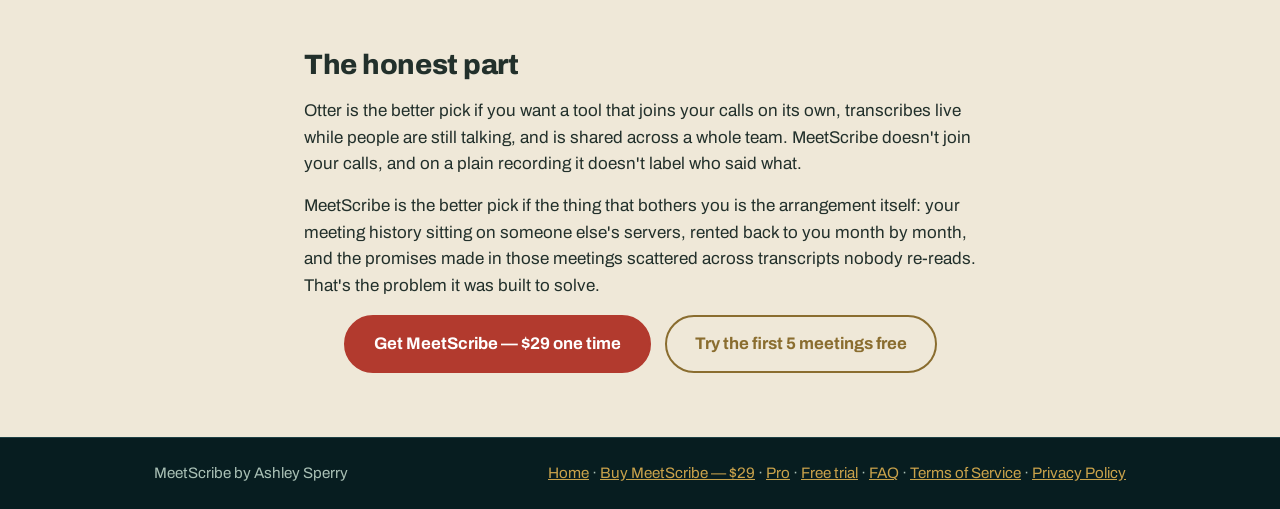
<file: vs-otter.html>
<!DOCTYPE html>
<html lang="en">
<head>
<meta charset="UTF-8">
<meta name="viewport" content="width=device-width, initial-scale=1.0">
<title>MeetScribe vs Otter — the offline, one-time alternative</title>
<meta name="description" content="Otter transcribes your meetings in the cloud for a monthly fee. MeetScribe transcribes on your own computer, offline, for $29 once — and keeps your Fathom, Otter, Fireflies and Zoom transcripts in one library you own, with every commitment tracked.">
<link rel="canonical" href="https://meetscribe.ca/vs-otter.html">
<meta property="og:type" content="website">
<meta property="og:site_name" content="MeetScribe">
<meta property="og:title" content="MeetScribe vs Otter — the offline, one-time alternative">
<meta property="og:description" content="Otter rents you your meeting history by the month. MeetScribe sells it to you once, and it runs on your own computer.">
<meta property="og:url" content="https://meetscribe.ca/vs-otter.html">
<meta property="og:image" content="https://meetscribe.ca/shot-library.jpg">
<link rel="preconnect" href="https://fonts.googleapis.com">
<link rel="preconnect" href="https://fonts.gstatic.com" crossorigin>
<link href="https://fonts.googleapis.com/css2?family=Archivo:wght@400;600;700;800&family=Oswald:wght@500;600&display=swap" rel="stylesheet">
<link rel="icon" type="image/svg+xml" href="favicon.svg">
<link rel="stylesheet" href="styles.css">
</head>
<body>

<header class="site-header">
  <div class="wrap header-inner">
    <a class="logo" href="index.html">Meet<span>Scribe</span></a>
    <nav class="nav">
      <a href="index.html#sample">What you get</a>
      <a href="index.html#how">How it works</a>
      <a href="index.html#commitments">Commitments</a>
      <a href="index.html#pricing">Pricing</a>
      <a href="index.html#faq">FAQ</a>
    </nav>
    <a class="btn btn-small" href="https://buy.stripe.com/28EeVc8pw60i9VVeSAaR206">Buy — $29</a>
  </div>
</header>

<main id="top">

  <section class="hero">
    <div class="wrap narrow">
      <p class="kicker">MeetScribe vs Otter</p>
      <h1>Same meetings. Two very different deals.</h1>
      <p class="lead">Otter is a good tool, and it works like most meeting tools work: your recordings go up to their computers, the transcript lives on their servers, and you pay every month to keep access to your own history. MeetScribe is built the other way around. It runs on your computer, your library is a file you own, and you pay once.</p>
    </div>
  </section>

  <section class="section">
    <div class="wrap narrow">
      <h2>Side by side</h2>

      <div class="qa">
        <h3>Where your meetings live</h3>
        <p><strong>Otter:</strong> in Otter's cloud, on their servers, under your account.</p>
        <p><strong>MeetScribe:</strong> on your own computer. Nothing is uploaded, and the tool works fully offline after one short speech-model download the first time you transcribe.</p>
      </div>

      <div class="qa">
        <h3>What you pay</h3>
        <p><strong>Otter:</strong> a monthly or yearly subscription. Stop paying and your plan, and access to your history, winds down with it.</p>
        <p><strong>MeetScribe:</strong> $29 once for the core tool. No subscription. The library you build is yours permanently, whether you ever spend another cent. An optional Pro plan at $9 a month adds automatic syncing from Fathom, and you can cancel it without losing anything.</p>
      </div>

      <div class="qa">
        <h3>What it does with a transcript</h3>
        <p><strong>Otter:</strong> gives you the transcript and a summary, searchable inside Otter.</p>
        <p><strong>MeetScribe:</strong> pulls out every action item with its owner and due date, plus every decision, and keeps a commitments register: what you owe, what you're waiting on, each one backed by the exact words that were said. Nothing gets added to the register until you confirm it, so it never invents an obligation.</p>
      </div>

      <div class="qa">
        <h3>Your meetings from everywhere else</h3>
        <p><strong>Otter:</strong> holds the meetings Otter itself recorded or that you bring into Otter.</p>
        <p><strong>MeetScribe:</strong> takes your exports from Fathom, Otter, Fireflies, and Zoom and puts them all in the one library, next to the meetings you record in MeetScribe itself. One search box over every meeting you have, from every tool you've ever used. If you leave Otter, export your transcripts and they come with you.</p>
      </div>

      <div class="qa">
        <h3>Getting started</h3>
        <p><strong>Otter:</strong> make an account, connect your calendar, and it joins and records your calls.</p>
        <p><strong>MeetScribe:</strong> no account for the core tool. Download it, drop in a recording or a transcript export, and your first 5 meetings are free.</p>
      </div>
    </div>
  </section>

  <section class="section section-alt">
    <div class="wrap narrow">
      <h2>The honest part</h2>
      <p>Otter is the better pick if you want a tool that joins your calls on its own, transcribes live while people are still talking, and is shared across a whole team. MeetScribe doesn't join your calls, and on a plain recording it doesn't label who said what.</p>
      <p>MeetScribe is the better pick if the thing that bothers you is the arrangement itself: your meeting history sitting on someone else's servers, rented back to you month by month, and the promises made in those meetings scattered across transcripts nobody re-reads. That's the problem it was built to solve.</p>
      <div class="hero-actions">
        <a class="btn btn-large" href="https://buy.stripe.com/28EeVc8pw60i9VVeSAaR206">Get MeetScribe — $29 one time</a>
        <a class="btn btn-ghost btn-large" href="download.html">Try the first 5 meetings free</a>
      </div>
    </div>
  </section>

</main>

<footer class="site-footer">
  <div class="wrap footer-inner">
    <p>MeetScribe by Ashley Sperry</p>
    <p><a href="index.html">Home</a> · <a href="https://buy.stripe.com/28EeVc8pw60i9VVeSAaR206">Buy MeetScribe — $29</a> · <a href="https://buy.stripe.com/14AdR86hoewOfgfcKsaR207">Pro</a> · <a href="download.html">Free trial</a> · <a href="faq.html">FAQ</a> · <a href="terms.html">Terms of Service</a> · <a href="privacy.html">Privacy Policy</a></p>
  </div>
</footer>

</body>
</html>
</file>
<file: styles.css>
/* MeetScribe design system
   One stylesheet for every page on meetscribe.ca. Pages are assembled from
   these tokens and components only: no one-off colours, sizes or spacing.
   Spacing follows an 8pt scale. Type follows one role-based scale.
   Colour pairings are chosen to meet WCAG 2.2 AA contrast (4.5:1 body text). */

:root {
  /* Colour tokens */
  --ink: #22302b;
  --muted: #52645b;
  --gold: #c9a24b;
  --gold-dark: #8a6d2f;
  --gold-bright: #f0d48a;
  --teal: #0c2b2e;
  --teal-deep: #071d20;
  --teal-line: #1e4145;
  --on-dark: #eef3f1;
  --on-dark-muted: #a9c0b5;
  --cream: #f7f2e7;
  --cream-alt: #efe8d8;
  --paper: #fffdf7;
  --line: #ddd3bd;
  --card-line: #e2d9c6;
  --red: #b23a2e;
  --red-dark: #9c3126;
  --green: #2e6e54;
  --blue: #24507e;
  --ochre: #8f5f0c;

  /* Type scale (base 17px, ratio ~1.2) */
  --text-small: 0.88rem;
  --text-body: 1rem;
  --text-lead: 1.18rem;
  --text-h3: 1.08rem;
  --text-h2: 1.75rem;
  --text-h1: 2.9rem;

  /* 8pt spacing scale */
  --sp-1: 8px;
  --sp-2: 16px;
  --sp-3: 24px;
  --sp-4: 32px;
  --sp-5: 40px;
  --sp-6: 48px;
  --sp-7: 56px;
  --sp-8: 64px;
  --sp-9: 72px;

  --radius: 14px;
  --shadow-card: 0 10px 28px rgba(34, 48, 43, 0.08);
  --shadow-shot: 0 12px 32px rgba(0, 0, 0, 0.45);
}

* { box-sizing: border-box; margin: 0; padding: 0; }

body {
  font-family: "Archivo", -apple-system, BlinkMacSystemFont, "Segoe UI", Roboto, Helvetica, Arial, sans-serif;
  color: var(--ink);
  background: var(--cream);
  line-height: 1.55;
  font-size: 17px;
}

.wrap { max-width: 1020px; margin: 0 auto; padding: 0 var(--sp-3); }
.narrow { max-width: 720px; }

a { color: var(--gold-dark); }
a:focus-visible, .btn:focus-visible {
  outline: 3px solid var(--gold);
  outline-offset: 2px;
}
h1 {
  font-family: "Oswald", "Archivo", sans-serif;
  font-size: var(--text-h1); line-height: 1.12; letter-spacing: 0.01em;
  text-transform: uppercase; color: var(--gold); font-weight: 600;
}
h1 em { font-style: normal; color: var(--gold-bright); }
h2 { font-size: var(--text-h2); margin-bottom: var(--sp-2); letter-spacing: -0.01em; font-weight: 800; line-height: 1.25; }
h3 { font-size: var(--text-h3); margin-bottom: var(--sp-1); line-height: 1.35; }
p { margin-bottom: var(--sp-2); }
.center { text-align: center; margin-top: var(--sp-4); }
.section-lead { color: var(--muted); font-size: var(--text-h3); margin-bottom: var(--sp-3); }
.skip-link {
  position: absolute; left: -9999px; top: 0; background: var(--gold); color: var(--teal-deep);
  padding: var(--sp-1) var(--sp-2); font-weight: 700; z-index: 20;
}
.skip-link:focus { left: var(--sp-1); top: var(--sp-1); }

/* Header */
.site-header {
  position: sticky; top: 0; z-index: 10;
  background: var(--teal-deep);
  border-bottom: 1px solid var(--teal-line);
}
.header-inner { display: flex; align-items: center; gap: var(--sp-3); padding-top: 14px; padding-bottom: 14px; }
.logo { font-weight: 800; font-size: 1.25rem; color: #f3ead3; text-decoration: none; margin-right: auto; letter-spacing: -0.02em; }
.logo span { color: var(--gold); }
.nav { display: flex; gap: var(--sp-3); }
.nav a { color: #c3d2cc; text-decoration: none; font-size: 0.98rem; padding: var(--sp-1) 0; }
.nav a:hover { color: var(--gold); }
.site-header .btn { background: var(--gold); border-color: var(--gold); color: var(--teal-deep); }
.site-header .btn:hover { background: var(--gold-dark); border-color: var(--gold-dark); color: #fff; }

/* Buttons: one primary (red), one secondary (ghost). Nothing else. */
.btn {
  display: inline-block; background: var(--red); color: #fff; text-decoration: none;
  font-weight: 700; border-radius: 999px; padding: 10px 22px; border: 2px solid var(--red);
}
.btn:hover { background: var(--red-dark); border-color: var(--red-dark); }
.btn-small { padding: 7px 16px; font-size: 0.95rem; }
.btn-large { padding: 14px 28px; font-size: 1.05rem; }
.btn-ghost { background: transparent; color: var(--gold); border-color: var(--gold); }
.btn-ghost:hover { background: rgba(201, 162, 75, 0.14); color: var(--gold); }
.section .btn-ghost, .section-alt .btn-ghost { color: var(--gold-dark); border-color: var(--gold-dark); }
.section .btn-ghost:hover, .section-alt .btn-ghost:hover { background: rgba(201, 162, 75, 0.16); color: #75591f; }

/* Hero */
.hero {
  padding: var(--sp-8) 0 var(--sp-7); text-align: center; color: var(--on-dark);
  background:
    radial-gradient(620px 300px at 8% -60px, rgba(178, 58, 46, 0.5), transparent 70%),
    radial-gradient(760px 360px at 92% -80px, rgba(46, 110, 84, 0.55), transparent 70%),
    radial-gradient(560px 260px at 50% 118%, rgba(201, 162, 75, 0.22), transparent 70%),
    linear-gradient(175deg, #0e3236 0%, var(--teal) 55%, #092528 100%);
}
.kicker { color: var(--gold); font-weight: 700; text-transform: uppercase; letter-spacing: 1.6px; font-size: 0.8rem; margin-bottom: 14px; }
.hero .lead { font-size: var(--text-lead); color: #c3d2cc; max-width: 680px; margin: var(--sp-3) auto var(--sp-4); }
.hero-actions { display: flex; gap: 14px; justify-content: center; flex-wrap: wrap; }
.hero-note { margin-top: var(--sp-2); font-size: 0.95rem; color: var(--muted); }
.hero .hero-note { color: var(--on-dark-muted); }

/* Screenshots */
.shot { margin: var(--sp-4) auto var(--sp-1); max-width: 860px; text-align: left; }
.shot img { width: 100%; display: block; border: 1px solid #27545a; border-radius: var(--radius); box-shadow: var(--shadow-shot); }
.shot figcaption { color: var(--on-dark-muted); font-size: var(--text-small); margin-top: var(--sp-1); }

/* Proof strip: specific numbers from the sample on this page, nothing else */
.proof { display: flex; gap: var(--sp-4); flex-wrap: wrap; justify-content: center; padding: var(--sp-3) 0 4px; }
.proof div { font-size: 0.95rem; color: var(--on-dark-muted); max-width: 200px; }
.proof b { display: block; font-size: 1.7rem; color: var(--gold); line-height: 1.2; }

/* Sections */
.section { padding: var(--sp-8) 0; }
.section-alt { background: var(--cream-alt); }

/* Wedge */
.wedge h2 { font-size: 2rem; }
.wedge p { font-size: 1.1rem; }
.wedge p:last-child { margin-bottom: 0; }

/* Sample document (the papers) */
.sample-doc {
  background: var(--paper); border: 1px solid var(--card-line); border-radius: var(--radius);
  padding: var(--sp-4) var(--sp-4); margin: var(--sp-3) 0 var(--sp-1); text-align: left;
  box-shadow: var(--shadow-card);
}
.sample-label {
  display: inline-block; font-size: 0.78rem; font-weight: 700; letter-spacing: 1.2px;
  text-transform: uppercase; color: var(--teal-deep); background: var(--gold);
  border-radius: 999px; padding: 4px 12px; margin-bottom: 14px;
}
.sample-doc h3 { font-size: 1.45rem; margin-bottom: 2px; }
.sample-meta { color: var(--muted); font-size: 0.95rem; margin-bottom: var(--sp-3); }
.sample-doc h4 {
  font-size: 1rem; margin: var(--sp-3) 0 var(--sp-1); padding-bottom: 6px;
  border-bottom: 1px solid var(--card-line);
}
.sample-list { list-style: none; }
.sample-list li { padding: var(--sp-1) 0; border-bottom: 1px solid #f1ece1; }
.sample-list li:last-child { border-bottom: none; padding-bottom: 2px; }
.sample-list .task { margin-bottom: 2px; font-size: 1.02rem; }
.sample-list .who { margin-bottom: 0; color: var(--muted); font-size: 0.92rem; font-weight: 600; }
.sample-foot { color: var(--muted); font-size: 0.95rem; margin: var(--sp-2) 0 0; }

/* Sample papers: the whole meeting and what it pulls out, angled into a V */
.papers { display: flex; gap: var(--sp-4); align-items: flex-start; margin: var(--sp-4) 0 var(--sp-1); }
.papers .sample-doc { margin: 0; flex: 1 1 0; min-width: 0; }
.paper-left { transform: rotate(-4deg); }
.paper-right { transform: rotate(4deg); margin-top: var(--sp-4); }
.turn { margin-bottom: var(--sp-1); }
.turn .ts { color: var(--muted); font-size: 0.85em; }
@media (max-width: 760px) {
  .papers { flex-direction: column; }
  .paper-left, .paper-right { transform: none; margin-top: 0; }
}
@media (prefers-reduced-motion: reduce) {
  .paper-left, .paper-right { transform: none; }
}

/* Cards: one component, three brand colours, all passing contrast with cream text */
.cards { display: grid; grid-template-columns: repeat(auto-fit, minmax(220px, 1fr)); gap: var(--sp-2); margin-top: var(--sp-2); }
.card { border-radius: var(--radius); padding: var(--sp-3); color: #f3ead3; border: none; }
.card p { color: #e6ddc8; margin-bottom: 0; font-size: 0.98rem; }
.cards .card:nth-child(3n+1) { background: var(--green); }
.cards .card:nth-child(3n+2) { background: var(--blue); }
.cards .card:nth-child(3n) { background: var(--ochre); }
.cards .card:nth-child(3n) p { color: #f7ecd4; }

/* Steps */
.steps { list-style: none; counter-reset: step; margin-top: var(--sp-1); }
.steps li { counter-increment: step; padding: var(--sp-2) 0 var(--sp-2) 64px; position: relative; border-bottom: 1px solid var(--line); }
.steps li:last-child { border-bottom: none; }
.steps li::before {
  content: counter(step); position: absolute; left: 0; top: var(--sp-2);
  width: 44px; height: 44px; border-radius: 50%;
  background: var(--gold); color: var(--teal-deep); font-weight: 800; font-size: 1.15rem;
  display: flex; align-items: center; justify-content: center;
}
.steps p { color: var(--muted); margin-bottom: 0; }

/* Honest limits (used on secondary pages) */
.honest { background: #fdf3da; border: 1px solid #ecd9a0; border-radius: var(--radius); padding: var(--sp-3) var(--sp-3); }
.honest h3 { margin-bottom: var(--sp-1); }
.honest p { color: #6b5a33; margin-bottom: 0; }

/* Pricing */
.prices { display: grid; grid-template-columns: repeat(auto-fit, minmax(260px, 1fr)); gap: var(--sp-2); margin-top: var(--sp-2); }
.price { background: var(--paper); border: 1px solid var(--card-line); border-radius: var(--radius); padding: var(--sp-3); }
.price.featured { border: 2px solid var(--gold); }
.price .amount { font-size: 2.3rem; font-weight: 800; letter-spacing: -0.02em; margin-bottom: 6px; }
.price .per { color: var(--muted); font-size: 0.95rem; font-weight: 600; letter-spacing: 0; }
.price ul { list-style: none; margin: 14px 0 var(--sp-3); }
.price li { padding: 5px 0; color: var(--muted); font-size: 0.97rem; }
.price li::before { content: "✓ "; color: var(--green); font-weight: 700; }
.badge {
  display: inline-block; background: var(--gold); color: var(--teal-deep); font-size: 0.78rem; font-weight: 700;
  padding: 4px 11px; border-radius: 999px; margin-bottom: var(--sp-2); letter-spacing: 0.4px; text-transform: uppercase;
}
.badge-pro { background: var(--teal); color: #f3ead3; }
.badge-wait { background: var(--red); color: #fff; }

/* Guides */
.guides { list-style: none; }
.guides li { margin-bottom: var(--sp-2); color: var(--muted); }
.guides a { font-weight: 600; text-decoration: none; }
.guides a:hover { text-decoration: underline; }

/* FAQ */
.qa { padding: var(--sp-2) 0; border-bottom: 1px solid var(--line); }
.qa:last-child { border-bottom: none; }
.qa p { color: var(--muted); margin-bottom: 0; }

/* Footer */
.site-footer { border-top: 1px solid var(--teal-line); padding: var(--sp-3) 0; background: var(--teal-deep); }
.footer-inner { display: flex; justify-content: space-between; gap: var(--sp-2); flex-wrap: wrap; }
.footer-inner p { margin: 0; color: var(--on-dark-muted); font-size: 0.95rem; }
.footer-inner a { color: var(--gold); }

/* Mobile */
@media (max-width: 640px) {
  body { font-size: 16px; }
  h1 { font-size: 2.1rem; }
  h2 { font-size: 1.5rem; }
  .hero { padding: var(--sp-6) 0 var(--sp-5); }
  .nav { display: none; }
  .header-inner { gap: var(--sp-2); }
  .hero-actions .btn { width: 100%; text-align: center; }
  .steps li { padding-left: 56px; }
  .sample-doc { padding: var(--sp-3) var(--sp-2); }
  .proof { gap: var(--sp-2); }
  .section { padding: var(--sp-6) 0; }
}
</file>
